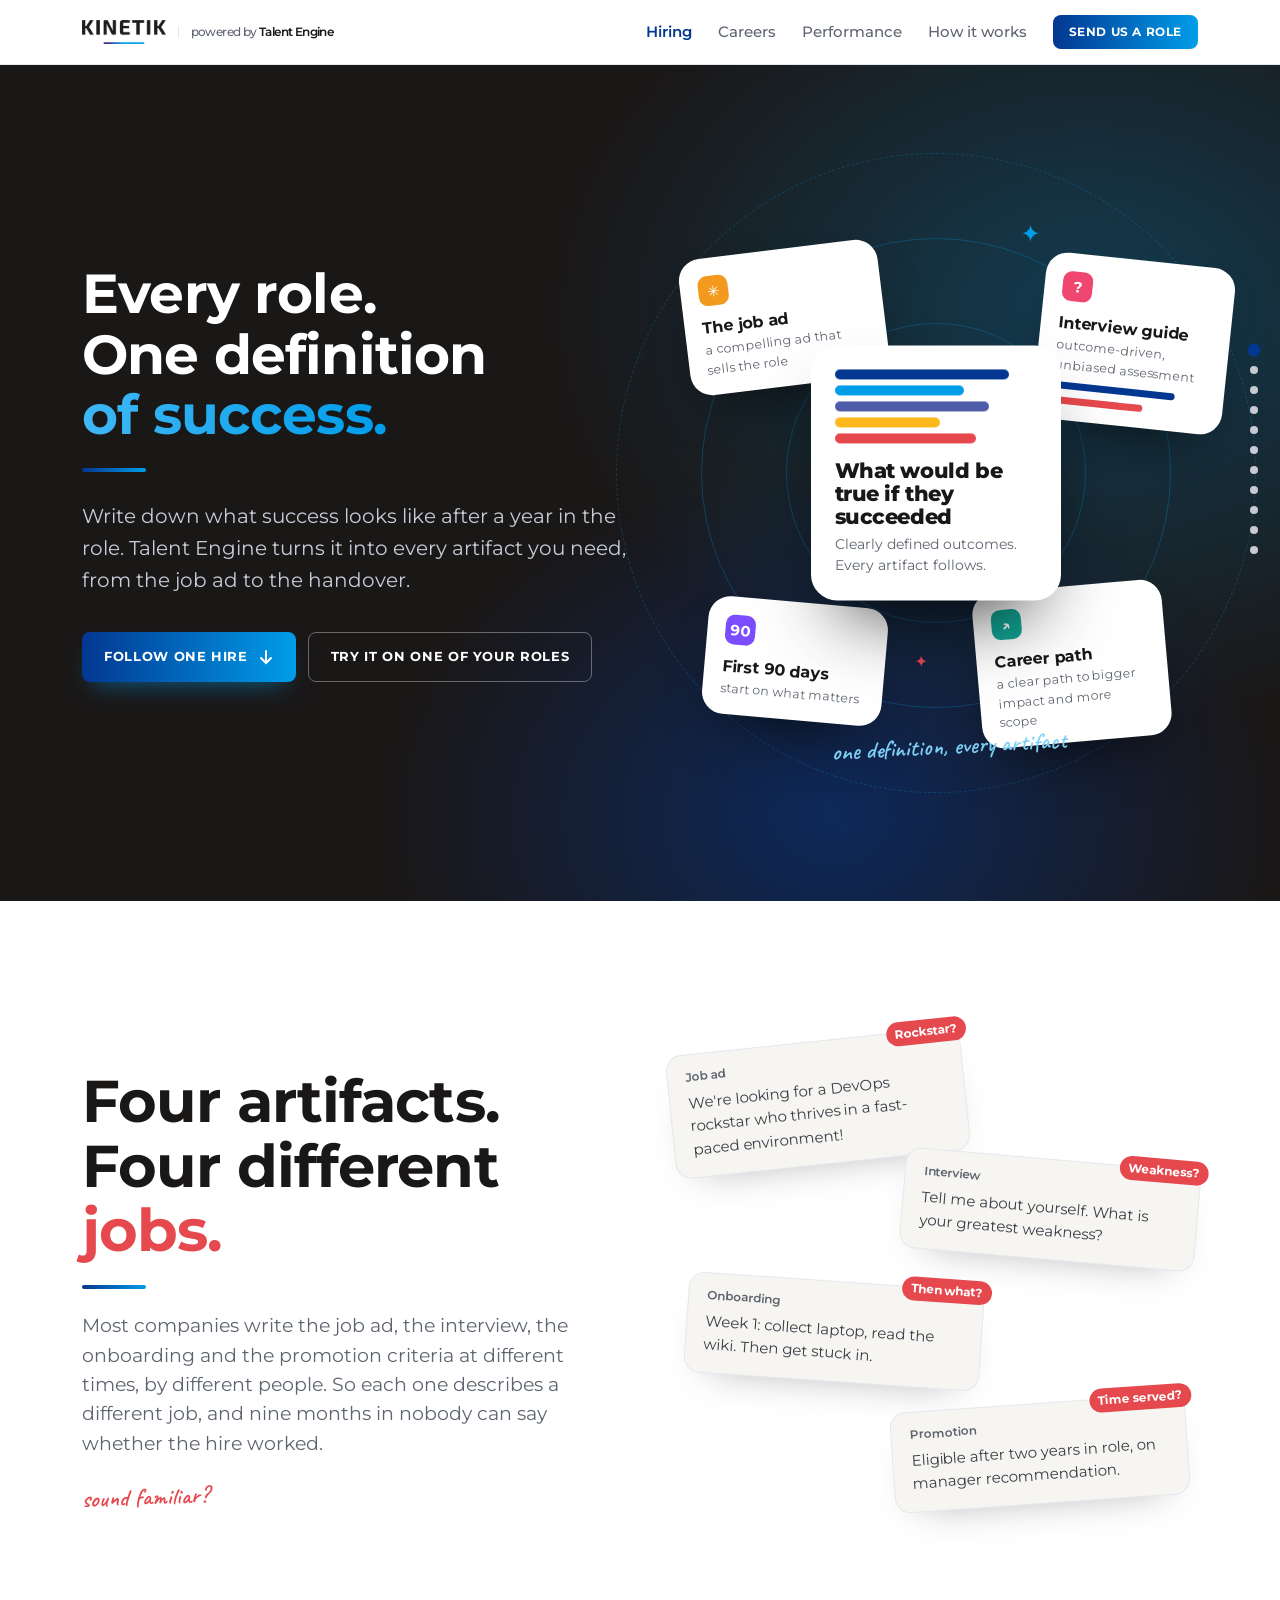
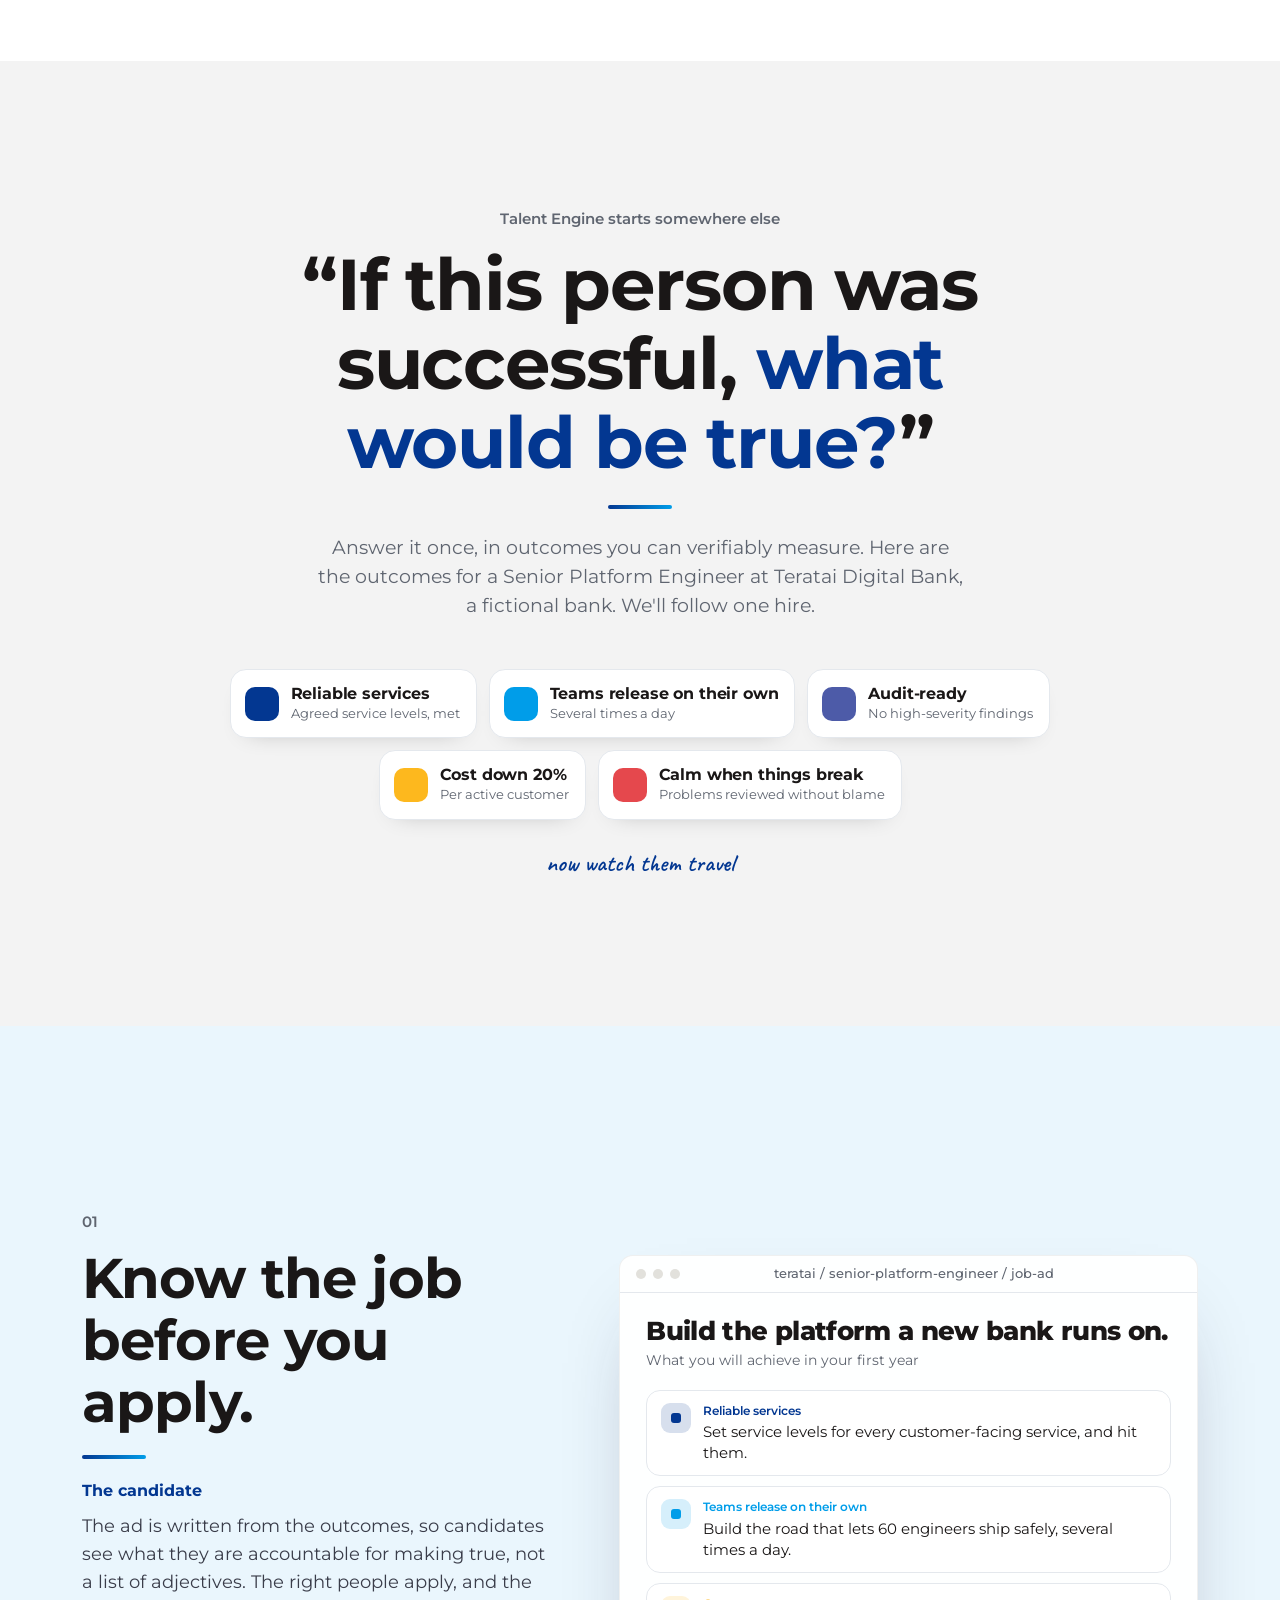
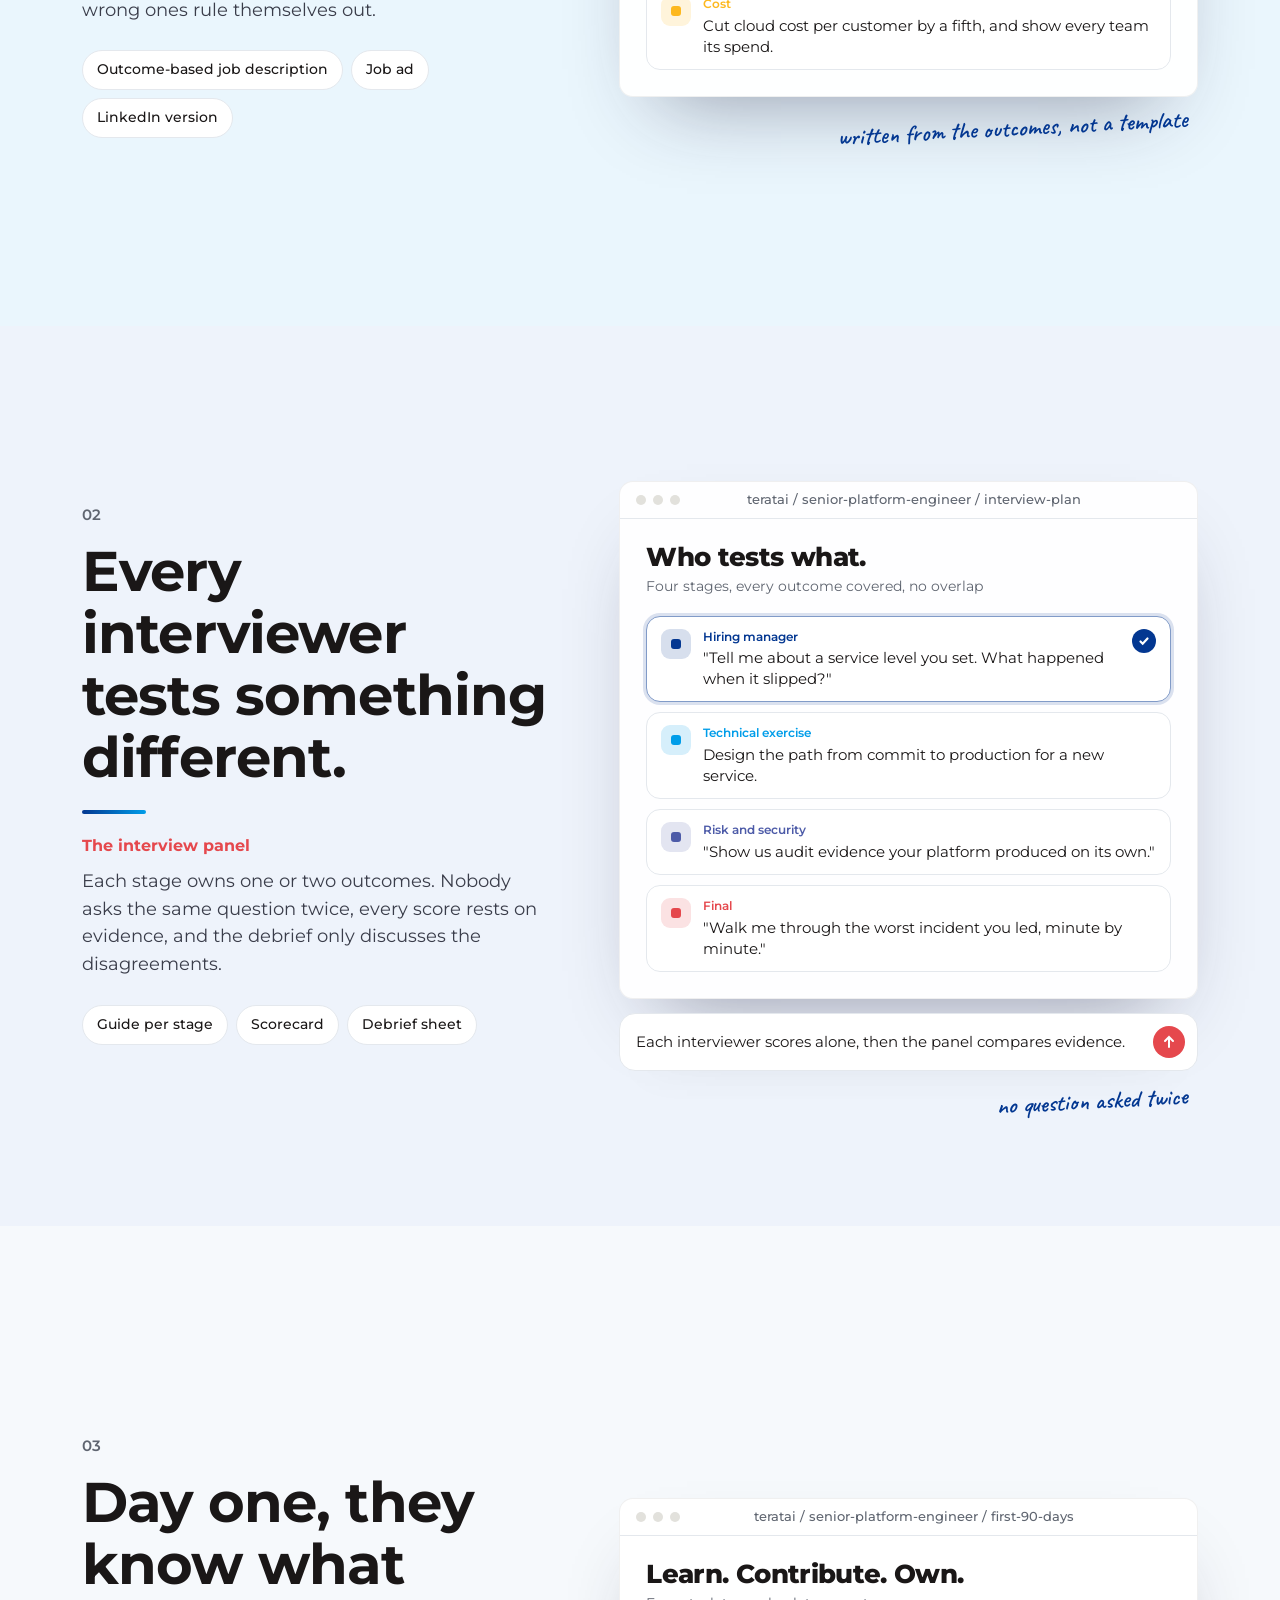
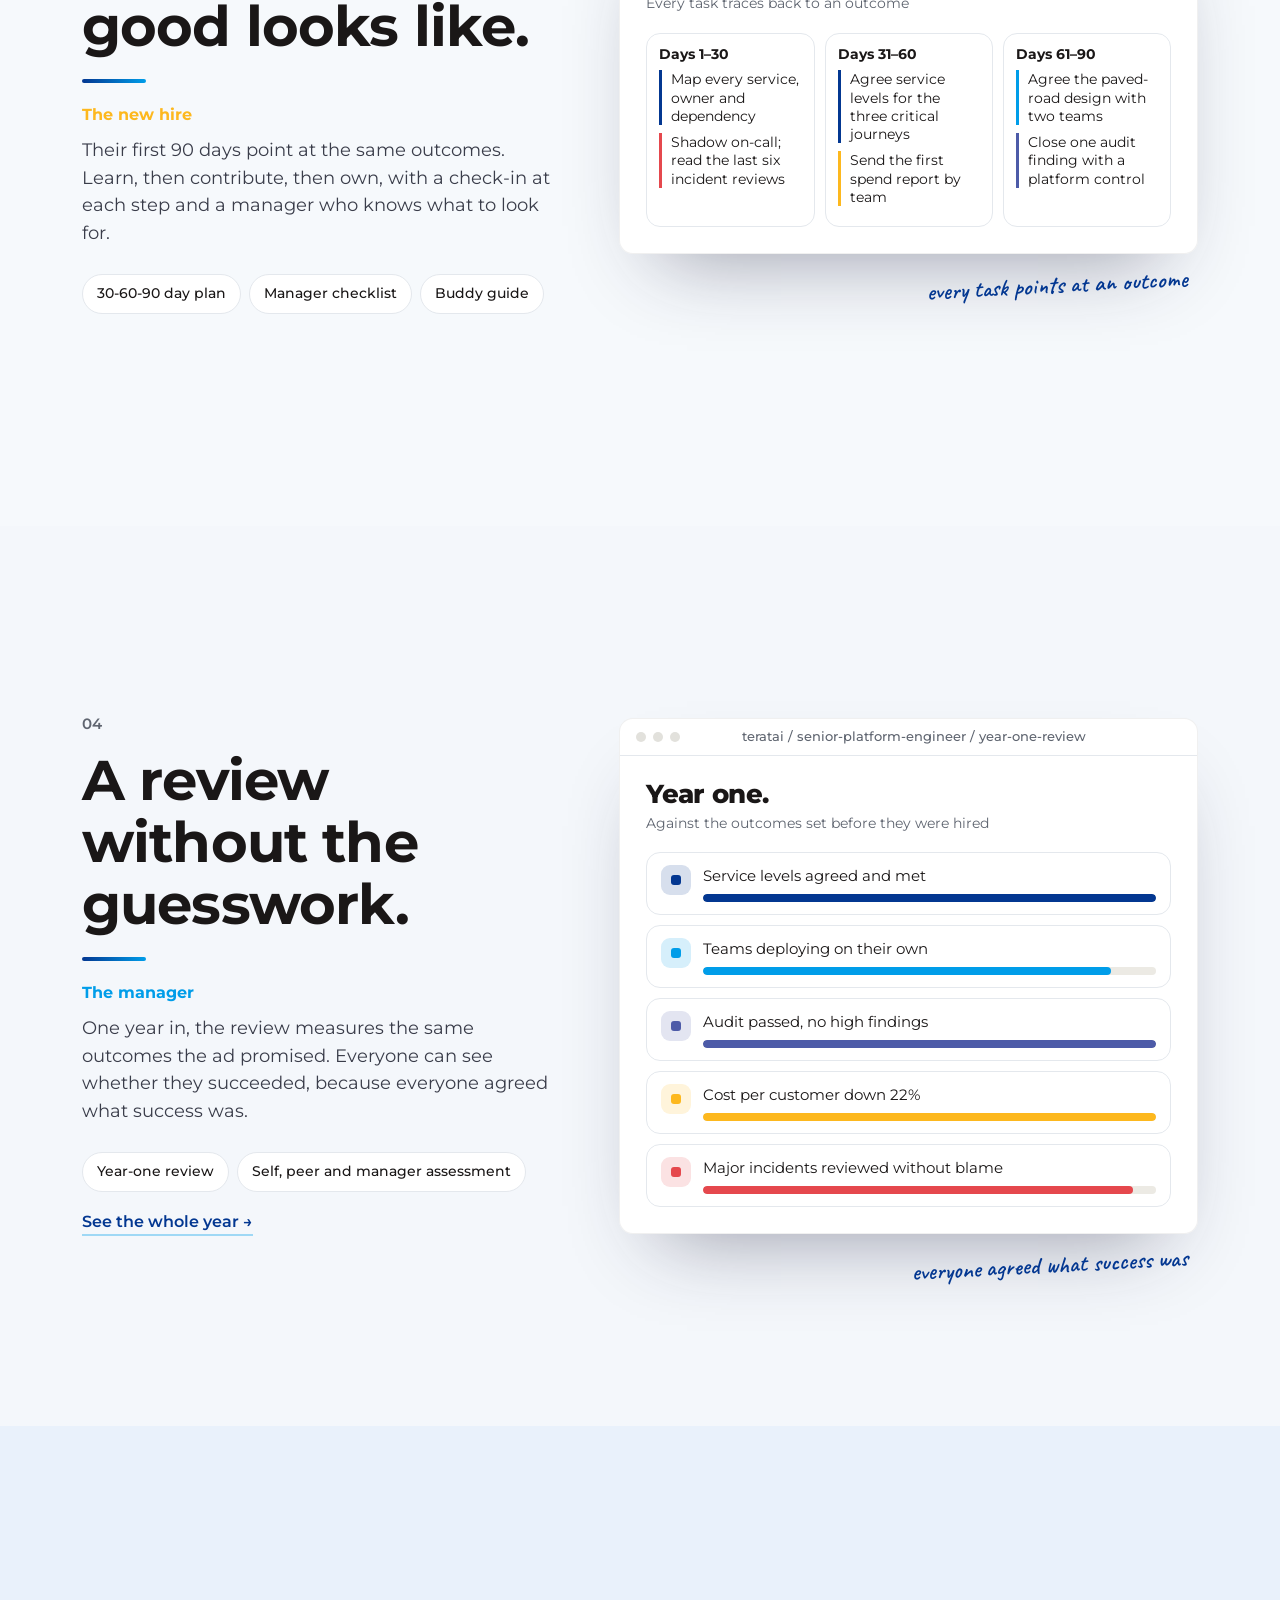
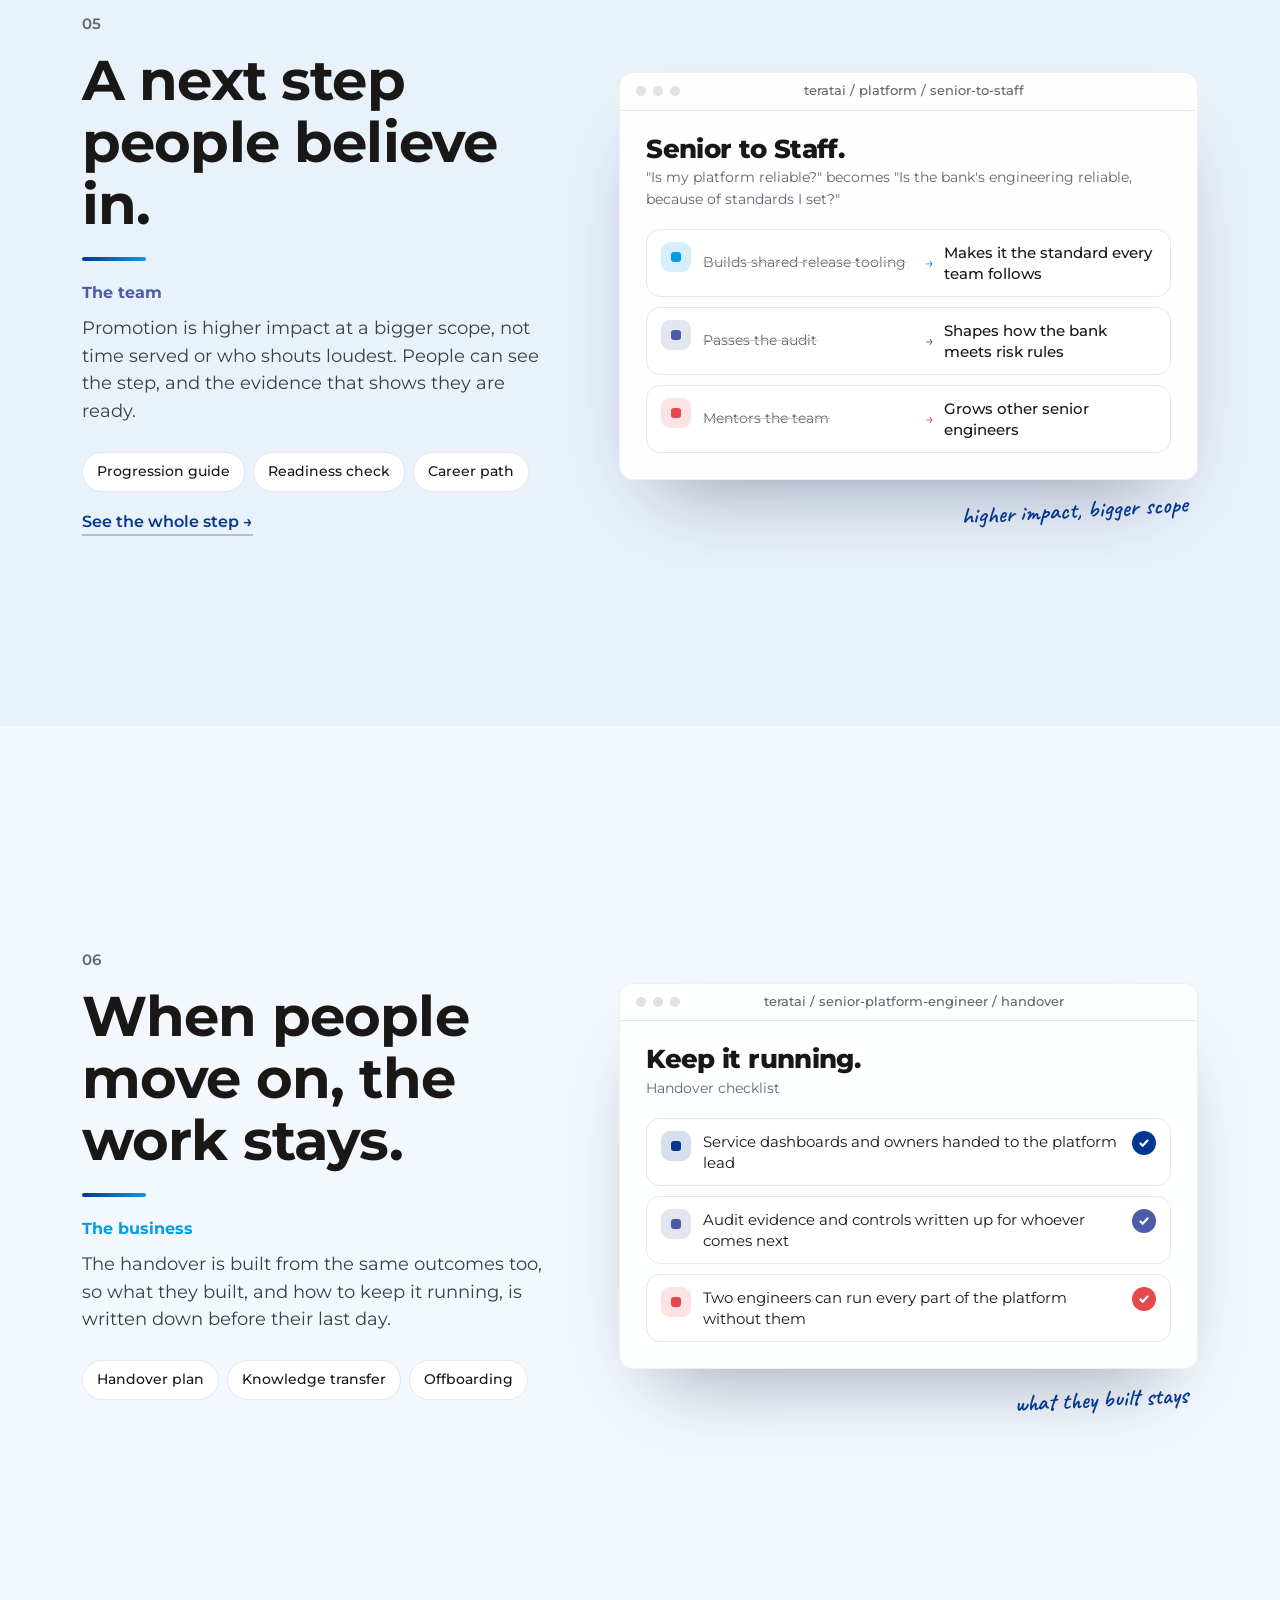
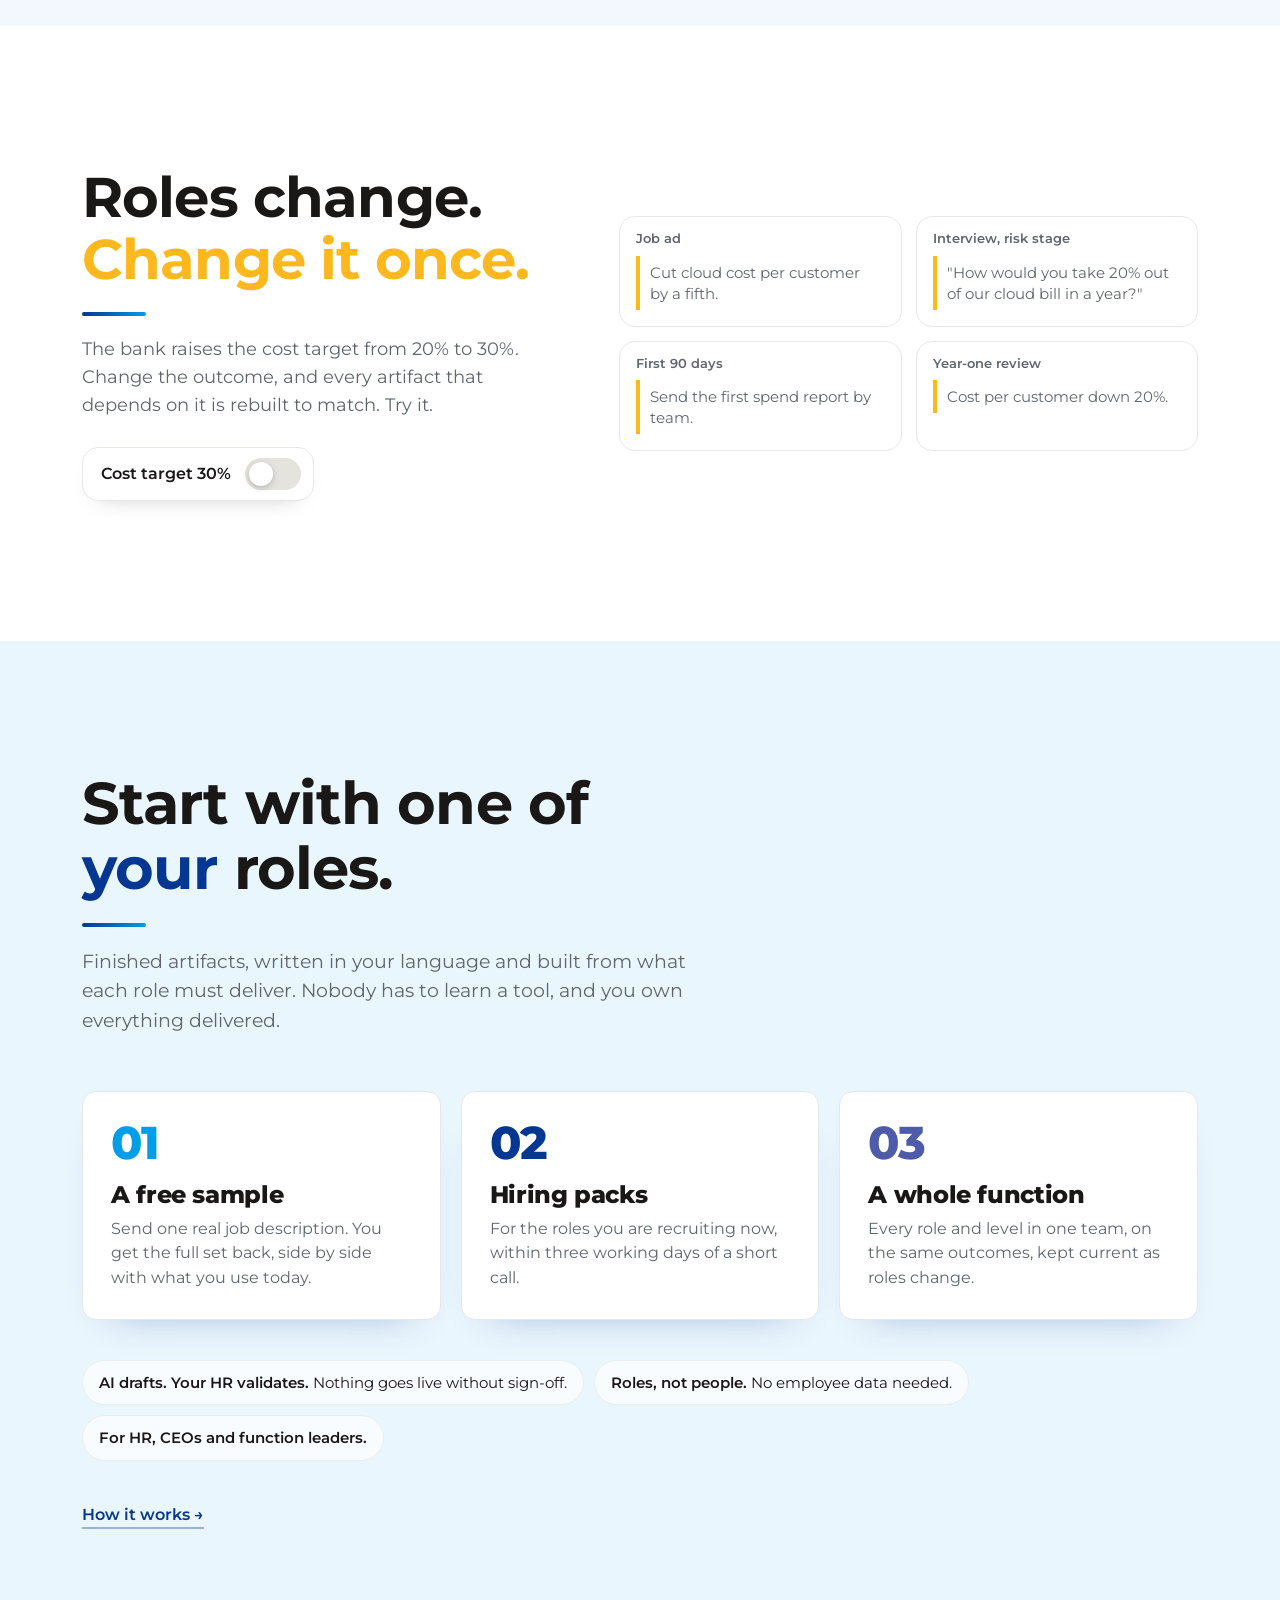
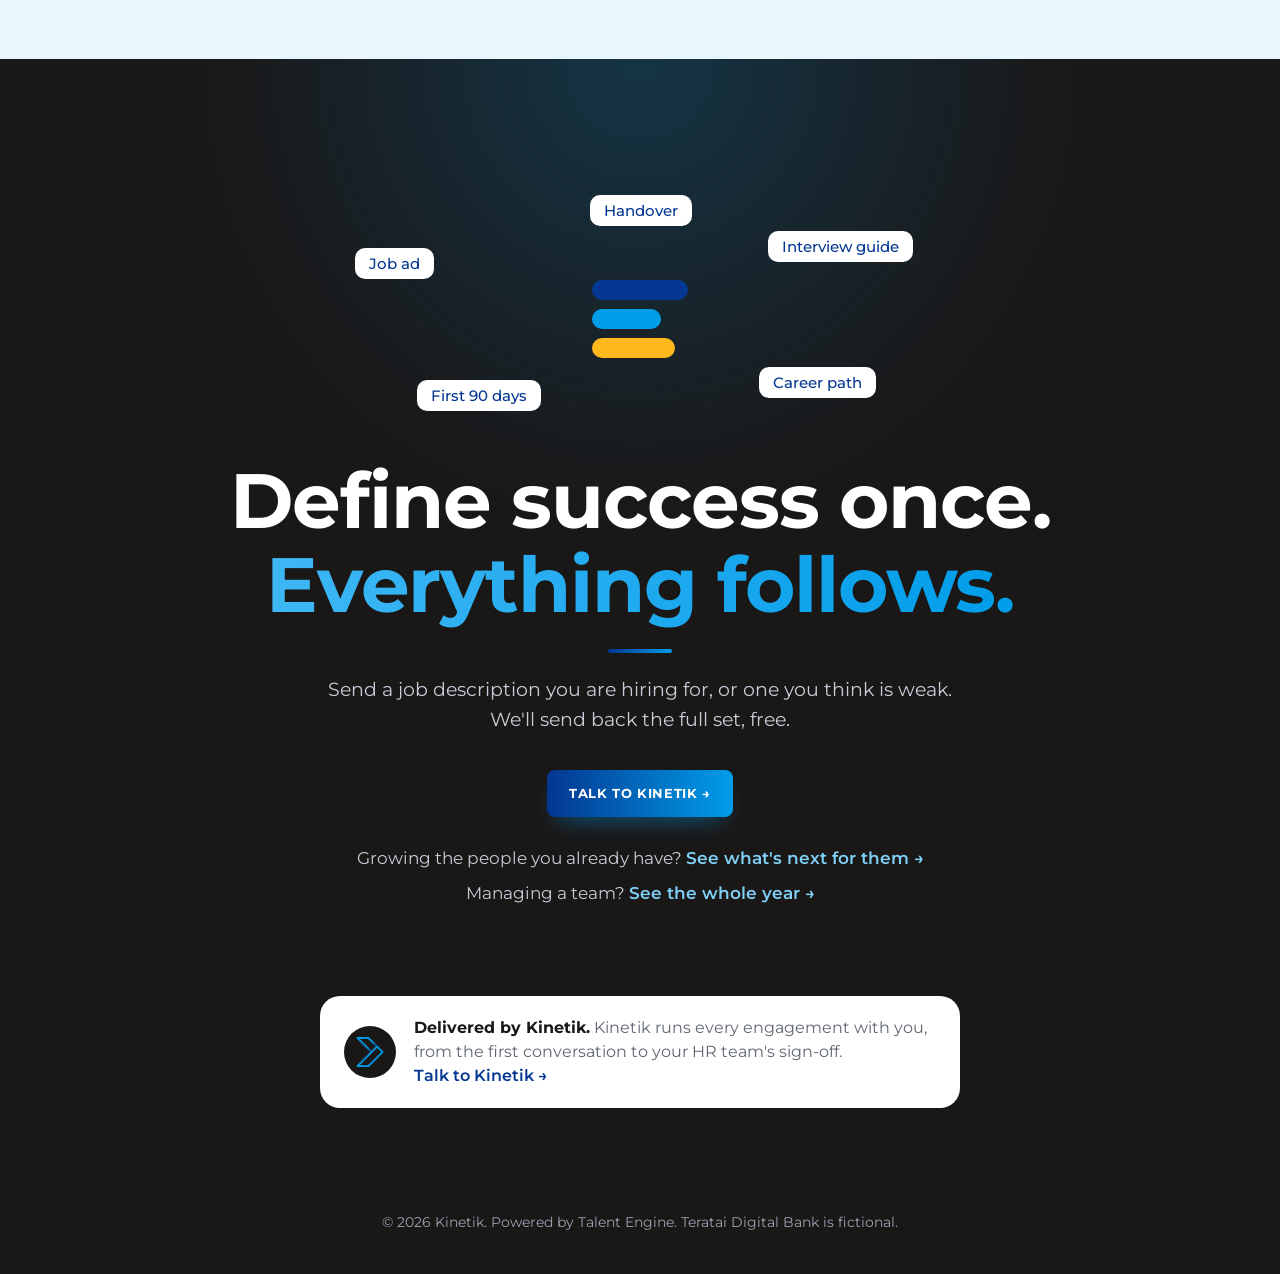
<file: index.html>
<!doctype html>
<html lang="en">
<head>
<meta charset="utf-8">
<meta name="viewport" content="width=device-width, initial-scale=1">
<title>Kinetik · Talent Engine</title>
<meta name="description" content="Write down what success looks like in a role once. Talent Engine builds the job ad, interview guides, onboarding plan, reviews, career path and handover from it.">
<meta property="og:title" content="Kinetik — every role, one definition of success">
<meta property="og:description" content="Write down what success looks like once. Every hiring and career artifact follows from it.">
<meta property="og:url" content="https://kinetik.talent-engine.app/">
<meta property="og:image" content="https://kinetik.talent-engine.app/kinetik-og-sm.png">
<meta property="og:image:width" content="200">
<meta property="og:image:height" content="200">
<meta property="og:site_name" content="Kinetik">
<meta property="og:type" content="website">
<link rel="icon" href="kinetik-icon.png">
<link rel="apple-touch-icon" href="kinetik-icon.png">
<link rel="preconnect" href="https://fonts.googleapis.com">
<link rel="preconnect" href="https://fonts.gstatic.com" crossorigin>
<link href="https://fonts.googleapis.com/css2?family=Inter+Tight:wght@700;800&family=Inter:wght@400;500;600&family=Caveat:wght@500;600&display=swap" rel="stylesheet">
<link href="https://fonts.googleapis.com/css2?family=Montserrat:wght@400;500;600;700&display=swap" rel="stylesheet">
<link rel="stylesheet" href="site.css">
<link rel="stylesheet" href="kinetik.css">
<meta name="robots" content="noindex">
</head>
<body>

<header class="bar">
  <div class="wrap">
    <a class="logo kt" href="index.html"><img class="wm" src="kinetik-wordmark.png" alt="Kinetik" height="24"><span class="pw">powered by <b>Talent Engine</b></span></a>
    <nav><a href="index.html" aria-current="page" class="here">Hiring</a><a href="careers.html">Careers</a><a href="performance.html">Performance</a><a href="how-it-works.html">How it works</a><a class="pill-btn" href="https://www.letsgokinetik.com/contact-us/">Send us a role</a></nav>
  </div>
</header>

<ul class="rail" id="rail" aria-label="Sections">
  <li><a href="#top"><span>Start</span></a></li>
  <li><a href="#problem"><span>The problem</span></a></li>
  <li><a href="#question"><span>The question</span></a></li>
  <li class="k1"><a href="#s1"><span>01 Job ad</span></a></li>
  <li class="k5"><a href="#s2"><span>02 Interview</span></a></li>
  <li class="k4"><a href="#s3"><span>03 First 90 days</span></a></li>
  <li class="k2"><a href="#s4"><span>04 Year one</span></a></li>
  <li class="k3"><a href="#s5"><span>05 Promotion</span></a></li>
  <li class="k2"><a href="#s6"><span>06 Handover</span></a></li>
  <li class="k4"><a href="#change"><span>Change once</span></a></li>
  <li><a href="#start"><span>How to start</span></a></li>
</ul>

<main>
<section class="hero" id="top">
  <div class="wrap">
    <div>
      <h1 class="h1-home">Every role.<br>One definition<br><span class="blue nw">of success.</span></h1>
      <p class="lines">Write down what success looks like after a year in the role. Talent Engine turns it into every artifact you need, from the job ad to the handover.</p>
      <div class="ctas">
        <a class="btn" href="#journey">Follow one hire <svg width="16" height="16" viewBox="0 0 16 16" fill="none" stroke="currentColor" stroke-width="2" stroke-linecap="round"><path d="M8 2v12M3 9l5 5 5-5"/></svg></a>
        <a class="btn ghost" href="#start">Try it on one of your roles</a>
      </div>
    </div>
    <div class="stage" aria-hidden="true">
      <div class="ring r3"></div><div class="ring r2"></div><div class="ring r1"></div>
      <div class="tile t1"><div class="ic" style="background:#f39a1e">✳</div><b>The job ad</b><small>a compelling ad that sells the role</small></div>
      <div class="tile t2"><div class="ic" style="background:#ef476f">?</div><b>Interview guide</b><small>outcome-driven, unbiased assessment</small><i class="k1" style="width:80%"></i><i class="k5" style="width:60%"></i></div>
      <div class="tile t3"><div class="ic" style="background:#7c4dff">90</div><b>First 90 days</b><small>start on what matters</small></div>
      <div class="tile t4"><div class="ic" style="background:#12a594">↗</div><b>Career path</b><small>a clear path to bigger impact and more scope</small></div>
      <div class="core">
        <div class="mark"><i class="k1"></i><i class="k2"></i><i class="k3"></i><i class="k4"></i><i class="k5"></i></div>
        <b>What would be true if they succeeded</b>
        <small>Clearly defined outcomes. Every artifact follows.</small>
      </div>
      <span class="spark" style="right:30%;top:4%">✦</span><span class="spark" style="left:46%;bottom:14%;color:var(--c5);font-size:16px">✦</span>
      <span class="note">one definition, every artifact</span>
    </div>
  </div>
</section>

<section class="problem" id="problem">
  <div class="wrap">
    <div>
      <h2>Four artifacts.<br>Four different <span style="color:var(--c5)">jobs.</span></h2>
      <p class="lead">Most companies write the job ad, the interview, the onboarding and the promotion criteria at different times, by different people. So each one describes a different job, and nine months in nobody can say whether the hire worked.</p>
      <span class="note">sound familiar?</span>
    </div>
    <div class="mess four reveal" aria-hidden="true">
      <div class="scrap s1"><span class="q">Rockstar?</span><b>Job ad</b><p>We're looking for a DevOps rockstar who thrives in a fast-paced environment!</p></div>
      <div class="scrap s2"><span class="q">Weakness?</span><b>Interview</b><p>Tell me about yourself. What is your greatest weakness?</p></div>
      <div class="scrap s3"><span class="q">Then what?</span><b>Onboarding</b><p>Week 1: collect laptop, read the wiki. Then get stuck in.</p></div>
      <div class="scrap s4"><span class="q">Time served?</span><b>Promotion</b><p>Eligible after two years in role, on manager recommendation.</p></div>
    </div>
  </div>
</section>

<section class="question" id="question">
  <div class="wrap">
    <p class="eyebrow">Talent Engine starts somewhere else</p>
    <h2>“If this person was successful, <span class="blue">what would be true?</span>”</h2>
    <p>Answer it once, in outcomes you can verifiably measure. Here are the outcomes for a Senior Platform Engineer at Teratai Digital Bank, a fictional bank. We'll follow one hire.</p>
    <ul class="outs reveal">
      <li class="out k1"><span class="dot"></span><span><b>Reliable services</b><small>Agreed service levels, met</small></span></li>
      <li class="out k2"><span class="dot"></span><span><b>Teams release on their own</b><small>Several times a day</small></span></li>
      <li class="out k3"><span class="dot"></span><span><b>Audit-ready</b><small>No high-severity findings</small></span></li>
      <li class="out k4"><span class="dot"></span><span><b>Cost down 20%</b><small>Per active customer</small></span></li>
      <li class="out k5"><span class="dot"></span><span><b>Calm when things break</b><small>Problems reviewed without blame</small></span></li>
    </ul>
    <span class="note">now watch them travel</span>
  </div>
</section>

<div id="journey">

<section class="step k1" id="s1" style="--pb:var(--p1)">
  <div class="wrap">
    <div>
      <div class="num">01</div>
      <h2>Know the job before you apply.</h2>
      <span class="who">The candidate</span>
      <p class="copy">The ad is written from the outcomes, so candidates see what they are accountable for making true, not a list of adjectives. The right people apply, and the wrong ones rule themselves out.</p>
      <ul class="tags"><li>Outcome-based job description</li><li>Job ad</li><li>LinkedIn version</li></ul>
    </div>
    <div class="mockcol">
      <div class="win">
        <div class="chrome"><i></i><i></i><i></i><span>teratai / senior-platform-engineer / job-ad</span></div>
        <div class="body">
          <h3>Build the platform a new bank runs on.</h3>
          <p class="sub">What you will achieve in your first year</p>
          <ul class="rows">
            <li class="row k1"><span class="tag"></span><span class="t"><small>Reliable services</small>Set service levels for every customer-facing service, and hit them.</span></li>
            <li class="row k2"><span class="tag"></span><span class="t"><small>Teams release on their own</small>Build the road that lets 60 engineers ship safely, several times a day.</span></li>
            <li class="row k4"><span class="tag"></span><span class="t"><small>Cost</small>Cut cloud cost per customer by <span class="was">a fifth</span><span class="alt">a third</span>, and show every team its spend.</span></li>
          </ul>
        </div>
      </div>
      <span class="note">written from the outcomes, not a template</span>
    </div>
  </div>
</section>

<section class="step k5" id="s2" style="--pb:var(--p3)">
  <div class="wrap">
    <div>
      <div class="num">02</div>
      <h2>Every interviewer tests something different.</h2>
      <span class="who">The interview panel</span>
      <p class="copy">Each stage owns one or two outcomes. Nobody asks the same question twice, every score rests on evidence, and the debrief only discusses the disagreements.</p>
      <ul class="tags"><li>Guide per stage</li><li>Scorecard</li><li>Debrief sheet</li></ul>
    </div>
    <div class="mockcol">
      <div class="win">
        <div class="chrome"><i></i><i></i><i></i><span>teratai / senior-platform-engineer / interview-plan</span></div>
        <div class="body">
          <h3>Who tests what.</h3>
          <p class="sub">Four stages, every outcome covered, no overlap</p>
          <ul class="rows">
            <li class="row k1 sel"><span class="tag"></span><span class="t"><small>Hiring manager</small>"Tell me about a service level you set. What happened when it slipped?"</span><span class="ok"><svg width="12" height="12" viewBox="0 0 12 12" fill="none" stroke="#fff" stroke-width="2.2" stroke-linecap="round"><path d="M2.5 6.5l2.2 2.2L9.5 3.5"/></svg></span></li>
            <li class="row k2"><span class="tag"></span><span class="t"><small>Technical exercise</small>Design the path from commit to production for a new service.</span></li>
            <li class="row k3"><span class="tag"></span><span class="t"><small>Risk and security</small>"Show us audit evidence your platform produced on its own."</span></li>
            <li class="row k5"><span class="tag"></span><span class="t"><small>Final</small>"Walk me through the worst incident you led, minute by minute."</span></li>
          </ul>
        </div>
      </div>
      <div class="prompt k5"><span>Each interviewer scores alone, then the panel compares evidence.</span><span class="send"><svg width="14" height="14" viewBox="0 0 14 14" fill="none" stroke="#fff" stroke-width="2" stroke-linecap="round"><path d="M7 12V2M3 6l4-4 4 4"/></svg></span></div>
      <span class="note">no question asked twice</span>
    </div>
  </div>
</section>

<section class="step k4" id="s3" style="--pb:var(--p4)">
  <div class="wrap">
    <div>
      <div class="num">03</div>
      <h2>Day one, they know what good looks like.</h2>
      <span class="who">The new hire</span>
      <p class="copy">Their first 90 days point at the same outcomes. Learn, then contribute, then own, with a check-in at each step and a manager who knows what to look for.</p>
      <ul class="tags"><li>30-60-90 day plan</li><li>Manager checklist</li><li>Buddy guide</li></ul>
    </div>
    <div class="mockcol">
      <div class="win">
        <div class="chrome"><i></i><i></i><i></i><span>teratai / senior-platform-engineer / first-90-days</span></div>
        <div class="body">
          <h3>Learn. Contribute. Own.</h3>
          <p class="sub">Every task traces back to an outcome</p>
          <div class="cols">
            <div class="col"><b>Days 1–30</b><p class="k1">Map every service, owner and dependency</p><p class="k5">Shadow on-call; read the last six incident reviews</p></div>
            <div class="col"><b>Days 31–60</b><p class="k1">Agree service levels for the three critical journeys</p><p class="k4">Send the first spend report by team<span class="alt">, against the 30% target</span></p></div>
            <div class="col"><b>Days 61–90</b><p class="k2">Agree the paved-road design with two teams</p><p class="k3">Close one audit finding with a platform control</p></div>
          </div>
        </div>
      </div>
      <span class="note">every task points at an outcome</span>
    </div>
  </div>
</section>

<section class="step k2" id="s4" style="--pb:var(--p2)">
  <div class="wrap">
    <div>
      <div class="num">04</div>
      <h2>A review without the guesswork.</h2>
      <span class="who">The manager</span>
      <p class="copy">One year in, the review measures the same outcomes the ad promised. Everyone can see whether they succeeded, because everyone agreed what success was.</p>
      <ul class="tags"><li>Year-one review</li><li>Self, peer and manager assessment</li></ul>
      <a class="more" href="performance.html">See the whole year →</a>
    </div>
    <div class="mockcol">
      <div class="win">
        <div class="chrome"><i></i><i></i><i></i><span>teratai / senior-platform-engineer / year-one-review</span></div>
        <div class="body">
          <h3>Year one.</h3>
          <p class="sub">Against the outcomes set before they were hired</p>
          <ul class="rows">
            <li class="row k1"><span class="tag"></span><span class="t">Service levels agreed and met<div class="bar2"><i style="--w:100%"></i></div></span></li>
            <li class="row k2"><span class="tag"></span><span class="t">Teams deploying on their own<div class="bar2"><i style="--w:90%"></i></div></span></li>
            <li class="row k3"><span class="tag"></span><span class="t">Audit passed, no high findings<div class="bar2"><i style="--w:100%"></i></div></span></li>
            <li class="row k4"><span class="tag"></span><span class="t">Cost per customer down 22%<span class="alt"> (new target 30%)</span><div class="bar2"><i style="--w:100%"></i></div></span></li>
            <li class="row k5"><span class="tag"></span><span class="t">Major incidents reviewed without blame<div class="bar2"><i style="--w:95%"></i></div></span></li>
          </ul>
        </div>
      </div>
      <span class="note">everyone agreed what success was</span>
    </div>
  </div>
</section>

<section class="step k3" id="s5" style="--pb:var(--p5)">
  <div class="wrap">
    <div>
      <div class="num">05</div>
      <h2>A next step people believe in.</h2>
      <span class="who">The team</span>
      <p class="copy">Promotion is higher impact at a bigger scope, not time served or who shouts loudest. People can see the step, and the evidence that shows they are ready.</p>
      <ul class="tags"><li>Progression guide</li><li>Readiness check</li><li>Career path</li></ul>
      <a class="more" href="careers.html">See the whole step →</a>
    </div>
    <div class="mockcol">
      <div class="win">
        <div class="chrome"><i></i><i></i><i></i><span>teratai / platform / senior-to-staff</span></div>
        <div class="body">
          <h3>Senior to Staff.</h3>
          <p class="sub">"Is my platform reliable?" becomes "Is the bank's engineering reliable, because of standards I set?"</p>
          <ul class="rows">
            <li class="row k2"><span class="tag"></span><span class="t vs"><span class="from">Builds shared release tooling</span><span class="arrow">→</span><span class="to">Makes it the standard every team follows</span></span></li>
            <li class="row k3"><span class="tag"></span><span class="t vs"><span class="from">Passes the audit</span><span class="arrow">→</span><span class="to">Shapes how the bank meets risk rules</span></span></li>
            <li class="row k5"><span class="tag"></span><span class="t vs"><span class="from">Mentors the team</span><span class="arrow">→</span><span class="to">Grows other senior engineers</span></span></li>
          </ul>
        </div>
      </div>
      <span class="note">higher impact, bigger scope</span>
    </div>
  </div>
</section>

<section class="step k2" id="s6" style="--pb:var(--p6)">
  <div class="wrap">
    <div>
      <div class="num">06</div>
      <h2>When people move on, the work stays.</h2>
      <span class="who">The business</span>
      <p class="copy">The handover is built from the same outcomes too, so what they built, and how to keep it running, is written down before their last day.</p>
      <ul class="tags"><li>Handover plan</li><li>Knowledge transfer</li><li>Offboarding</li></ul>
    </div>
    <div class="mockcol">
      <div class="win">
        <div class="chrome"><i></i><i></i><i></i><span>teratai / senior-platform-engineer / handover</span></div>
        <div class="body">
          <h3>Keep it running.</h3>
          <p class="sub">Handover checklist</p>
          <ul class="rows">
            <li class="row k1"><span class="tag"></span><span class="t">Service dashboards and owners handed to the platform lead</span><span class="ok"><svg width="12" height="12" viewBox="0 0 12 12" fill="none" stroke="#fff" stroke-width="2.2" stroke-linecap="round"><path d="M2.5 6.5l2.2 2.2L9.5 3.5"/></svg></span></li>
            <li class="row k3"><span class="tag"></span><span class="t">Audit evidence and controls written up for whoever comes next</span><span class="ok"><svg width="12" height="12" viewBox="0 0 12 12" fill="none" stroke="#fff" stroke-width="2.2" stroke-linecap="round"><path d="M2.5 6.5l2.2 2.2L9.5 3.5"/></svg></span></li>
            <li class="row k5"><span class="tag"></span><span class="t">Two engineers can run every part of the platform without them</span><span class="ok"><svg width="12" height="12" viewBox="0 0 12 12" fill="none" stroke="#fff" stroke-width="2.2" stroke-linecap="round"><path d="M2.5 6.5l2.2 2.2L9.5 3.5"/></svg></span></li>
          </ul>
        </div>
      </div>
      <span class="note">what they built stays</span>
    </div>
  </div>
</section>
</div>

<section class="change" id="change">
  <div class="wrap">
    <div>
      <h2>Roles change. <span style="color:var(--c4)">Change it once.</span></h2>
      <p>The bank raises the cost target from 20% to 30%. Change the outcome, and every artifact that depends on it is rebuilt to match. Try it.</p>
      <button class="switch" type="button" id="switch" aria-pressed="false">Cost target 30% <span class="knob"></span></button>
    </div>
    <div class="minis" aria-live="polite">
      <div class="mini"><b>Job ad</b><p>Cut cloud cost per customer by <span class="was">a fifth</span><span class="alt">a third</span>.</p></div>
      <div class="mini"><b>Interview, risk stage</b><p>"How would you take <span class="was">20%</span><span class="alt">30%</span> out of our cloud bill in a year?"</p></div>
      <div class="mini"><b>First 90 days</b><p>Send the first spend report by team<span class="alt">, against the 30% target</span>.</p></div>
      <div class="mini"><b>Year-one review</b><p>Cost per customer down <span class="was">20%</span><span class="alt">30%</span>.</p></div>
    </div>
  </div>
</section>

<section class="offer" id="start">
  <div class="wrap">
    <h2>Start with one of <span class="blue">your</span> roles.</h2>
    <p class="lead">Finished artifacts, written in your language and built from what each role must deliver. Nobody has to learn a tool, and you own everything delivered.</p>
    <ol class="steps3">
      <li class="k2"><div class="n">01</div><h3>A free sample</h3><p>Send one real job description. You get the full set back, side by side with what you use today.</p></li>
      <li class="k1"><div class="n">02</div><h3>Hiring packs</h3><p>For the roles you are recruiting now, within three working days of a short call.</p></li>
      <li class="k3"><div class="n">03</div><h3>A whole function</h3><p>Every role and level in one team, on the same outcomes, kept current as roles change.</p></li>
    </ol>
    <ul class="promise">
      <li><b>AI drafts. Your HR validates.</b> Nothing goes live without sign-off.</li>
      <li><b>Roles, not people.</b> No employee data needed.</li>
      <li><b>For HR, CEOs and function leaders.</b></li>
    </ul>
    <a class="more k1" href="how-it-works.html">How it works →</a>
  </div>
</section>

<section class="close">
  <div class="wrap">
    <div class="cloud" aria-hidden="true">
      <span class="chipf f1">Job ad</span><span class="chipf f2">Interview guide</span><span class="chipf f3">First 90 days</span><span class="chipf f4">Career path</span><span class="chipf f5">Handover</span>
      <div class="logo-big"><i class="k1" style="width:100%"></i><i class="k2" style="width:72%"></i><i class="k4" style="width:86%"></i></div>
    </div>
    <h2>Define success once.<br><span class="blue">Everything follows.</span></h2>
    <p>Send a job description you are hiring for, or one you think is weak. We'll send back the full set, free.</p>
    <div class="ctas"><a class="btn" href="https://www.letsgokinetik.com/contact-us/">Talk to Kinetik →</a></div>
    <p class="cross">Growing the people you already have? <a href="careers.html">See what's next for them →</a></p>
    <p class="cross" style="margin-top:8px!important">Managing a team? <a href="performance.html">See the whole year →</a></p>
    <div class="byline kt-close"><span class="av" aria-hidden="true"><img src="kinetik-logo.png" alt=""></span><p><b>Delivered by Kinetik.</b> Kinetik runs every engagement with you, from the first conversation to your HR team's sign-off. <a href="https://www.letsgokinetik.com/contact-us/">Talk to Kinetik →</a></p></div>
  </div>
</section>
</main>
<footer>© 2026 Kinetik. Powered by Talent Engine. Teratai Digital Bank is fictional.</footer>

<script src="site.js"></script>
</body>
</html>
</file>
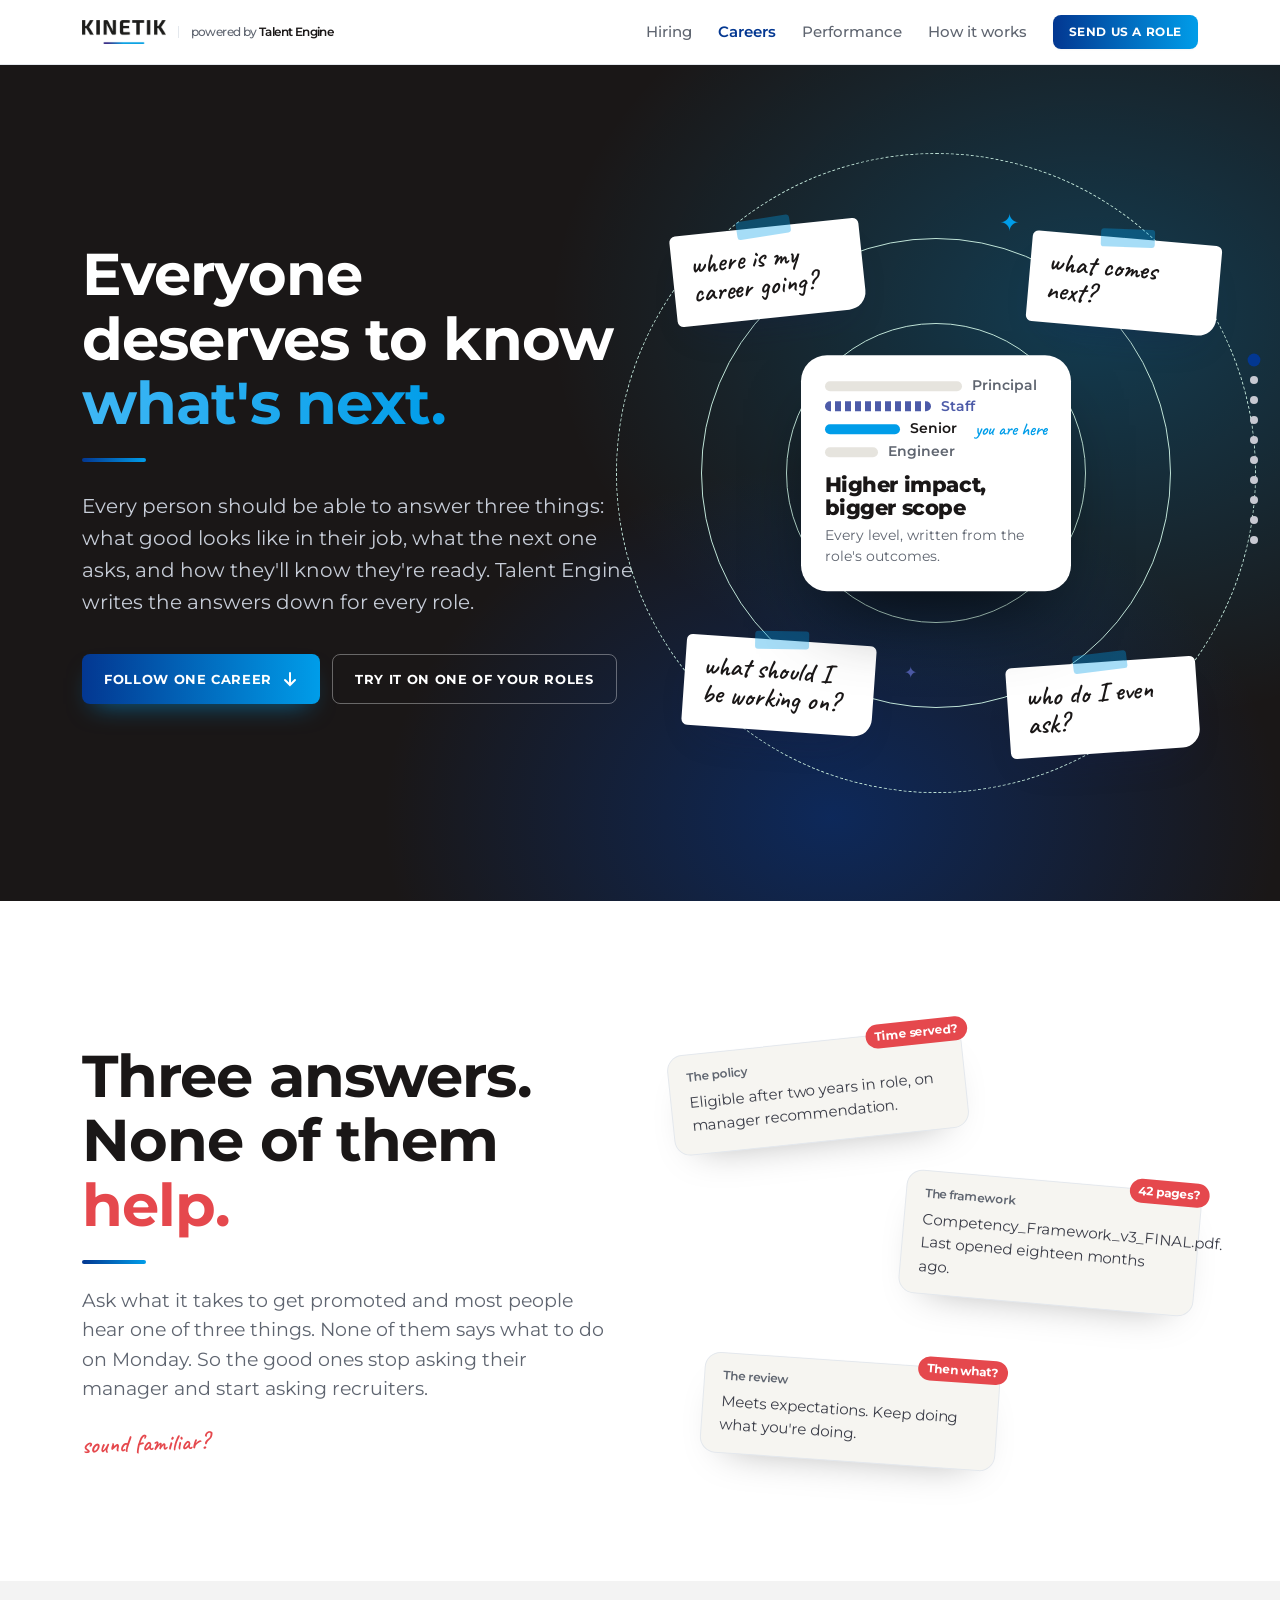
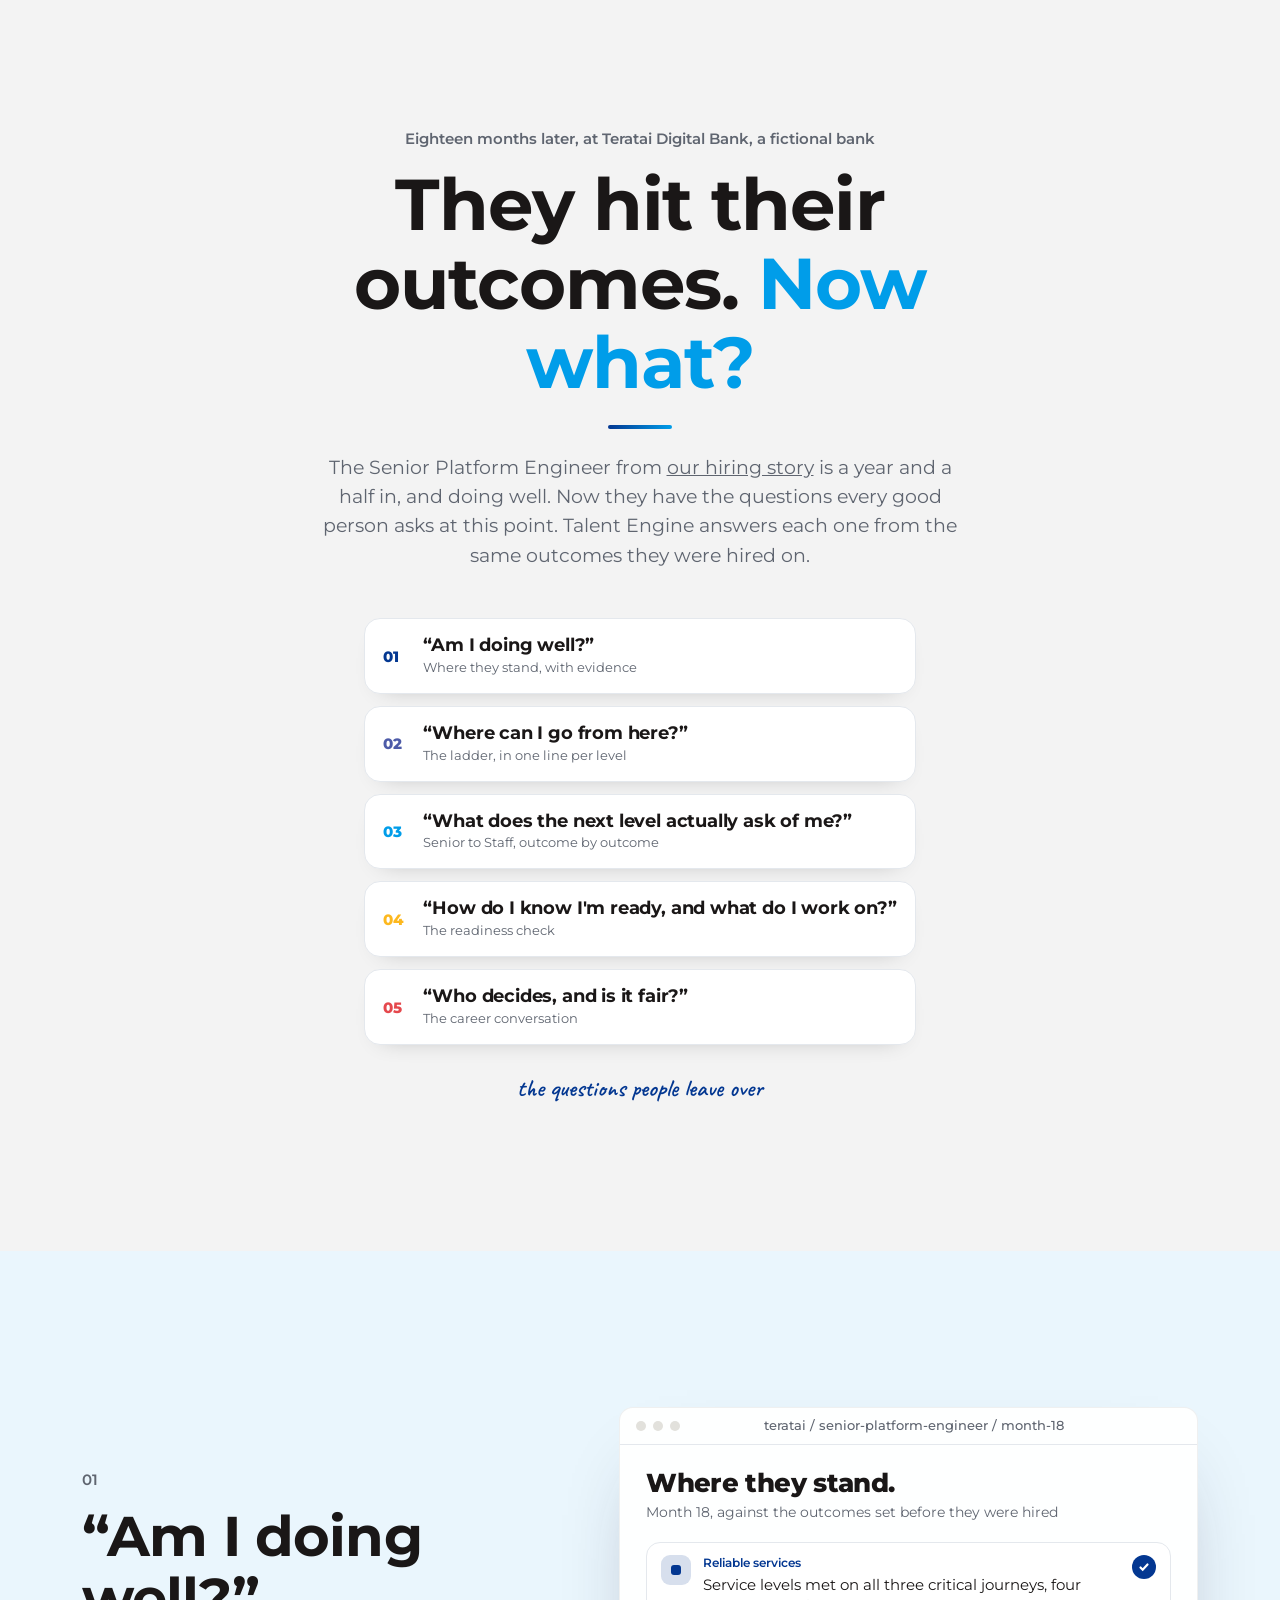
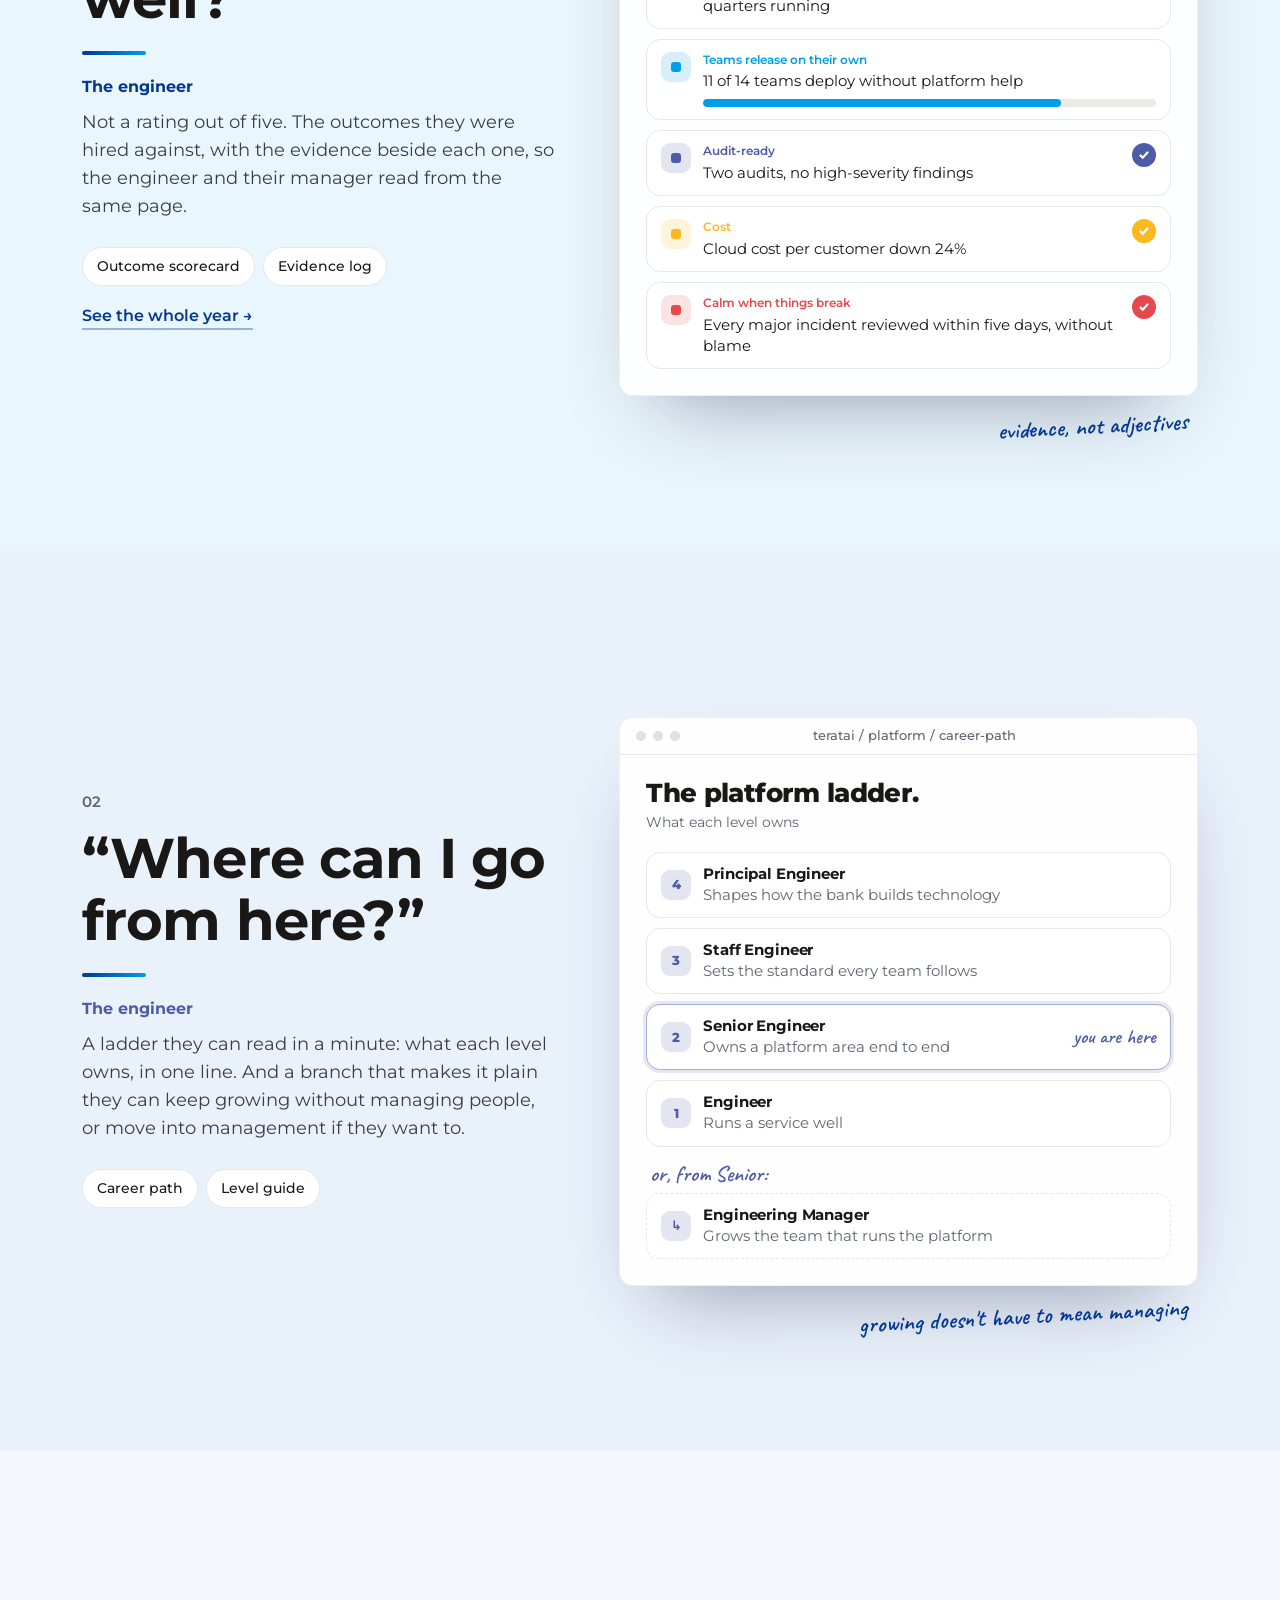
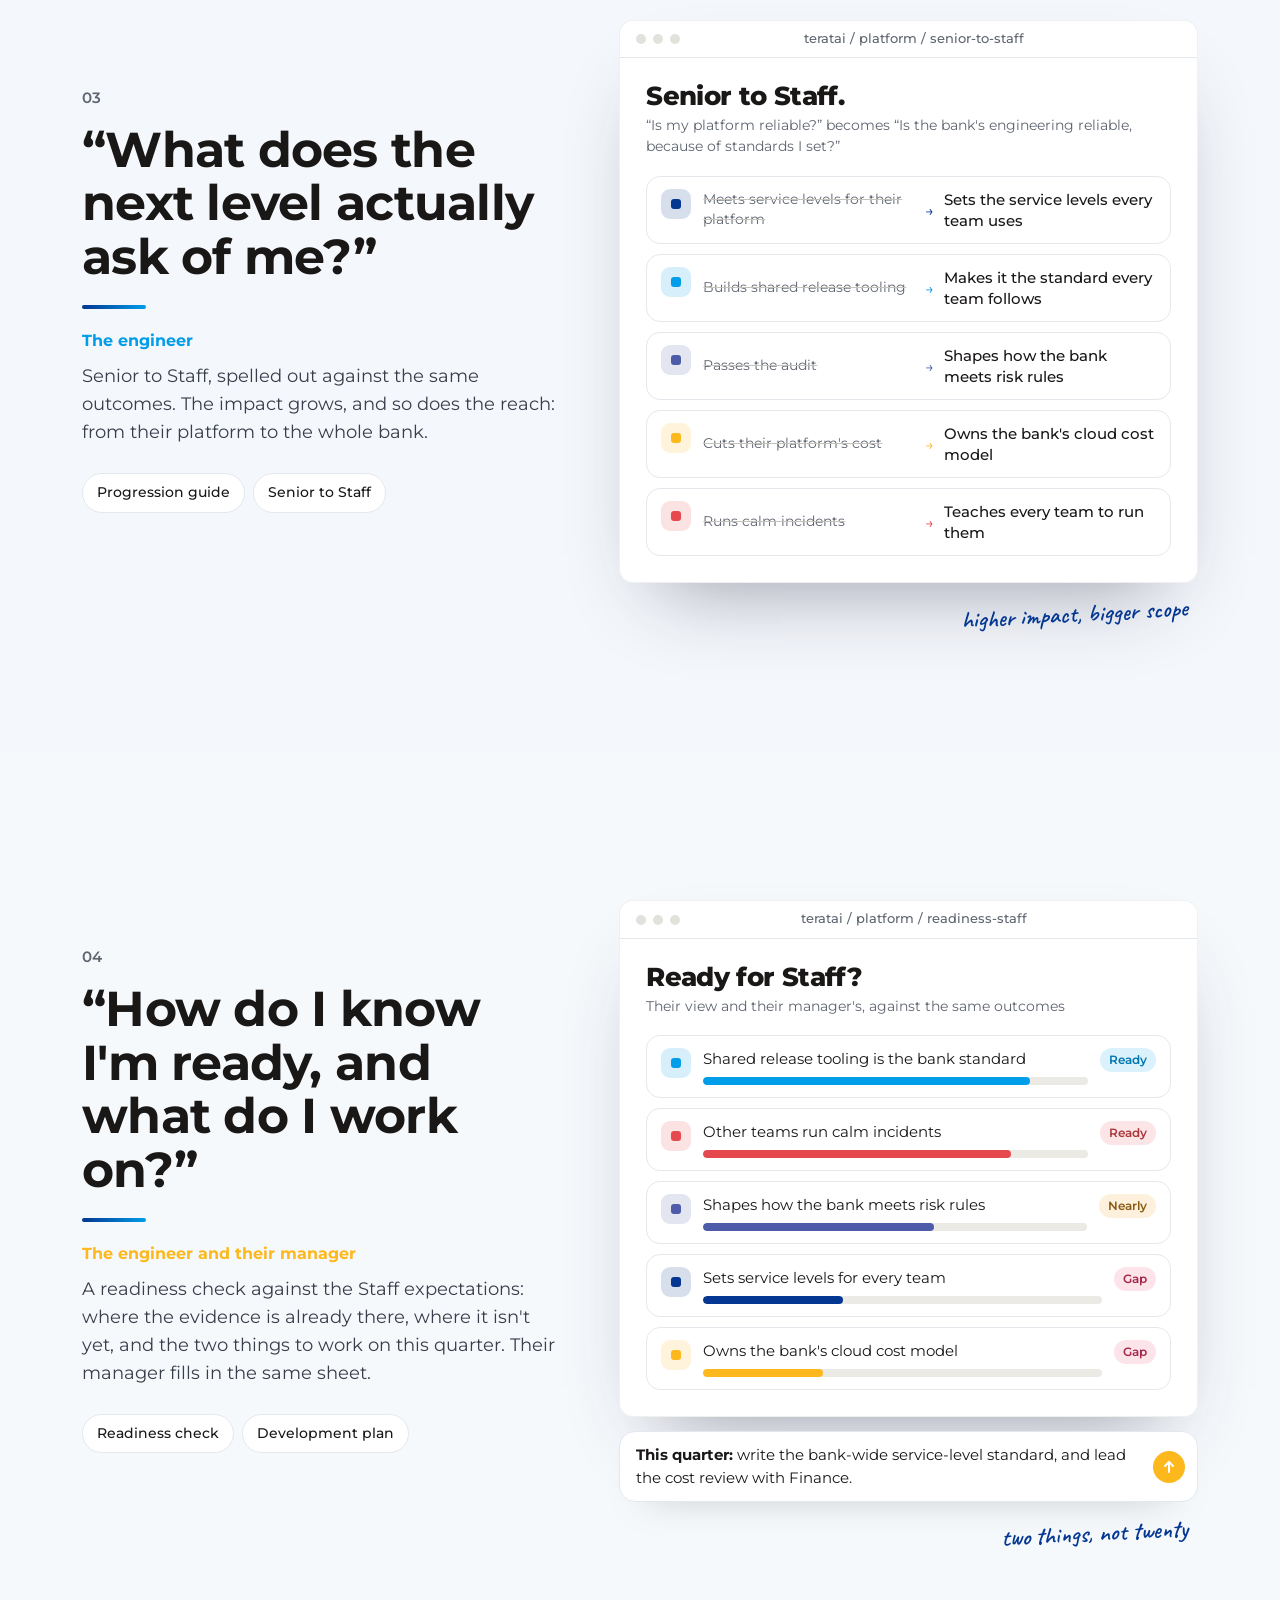
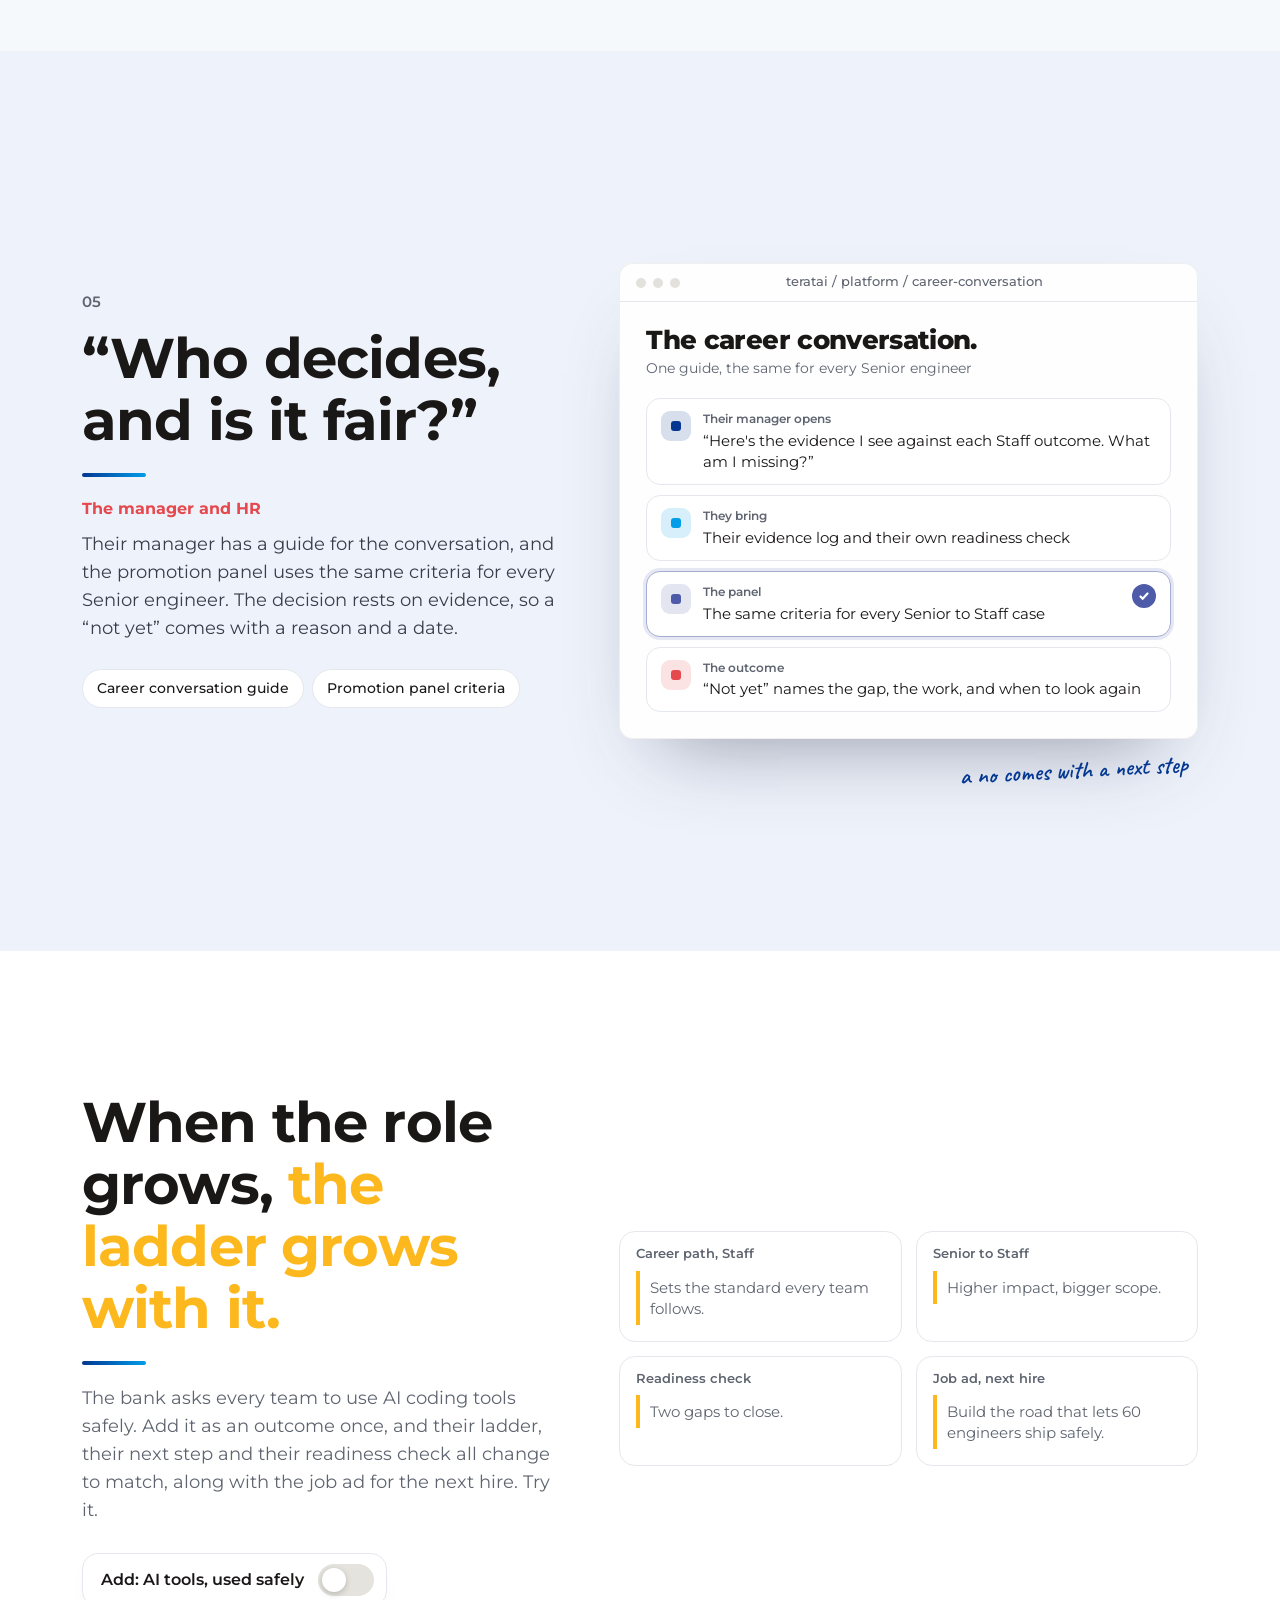
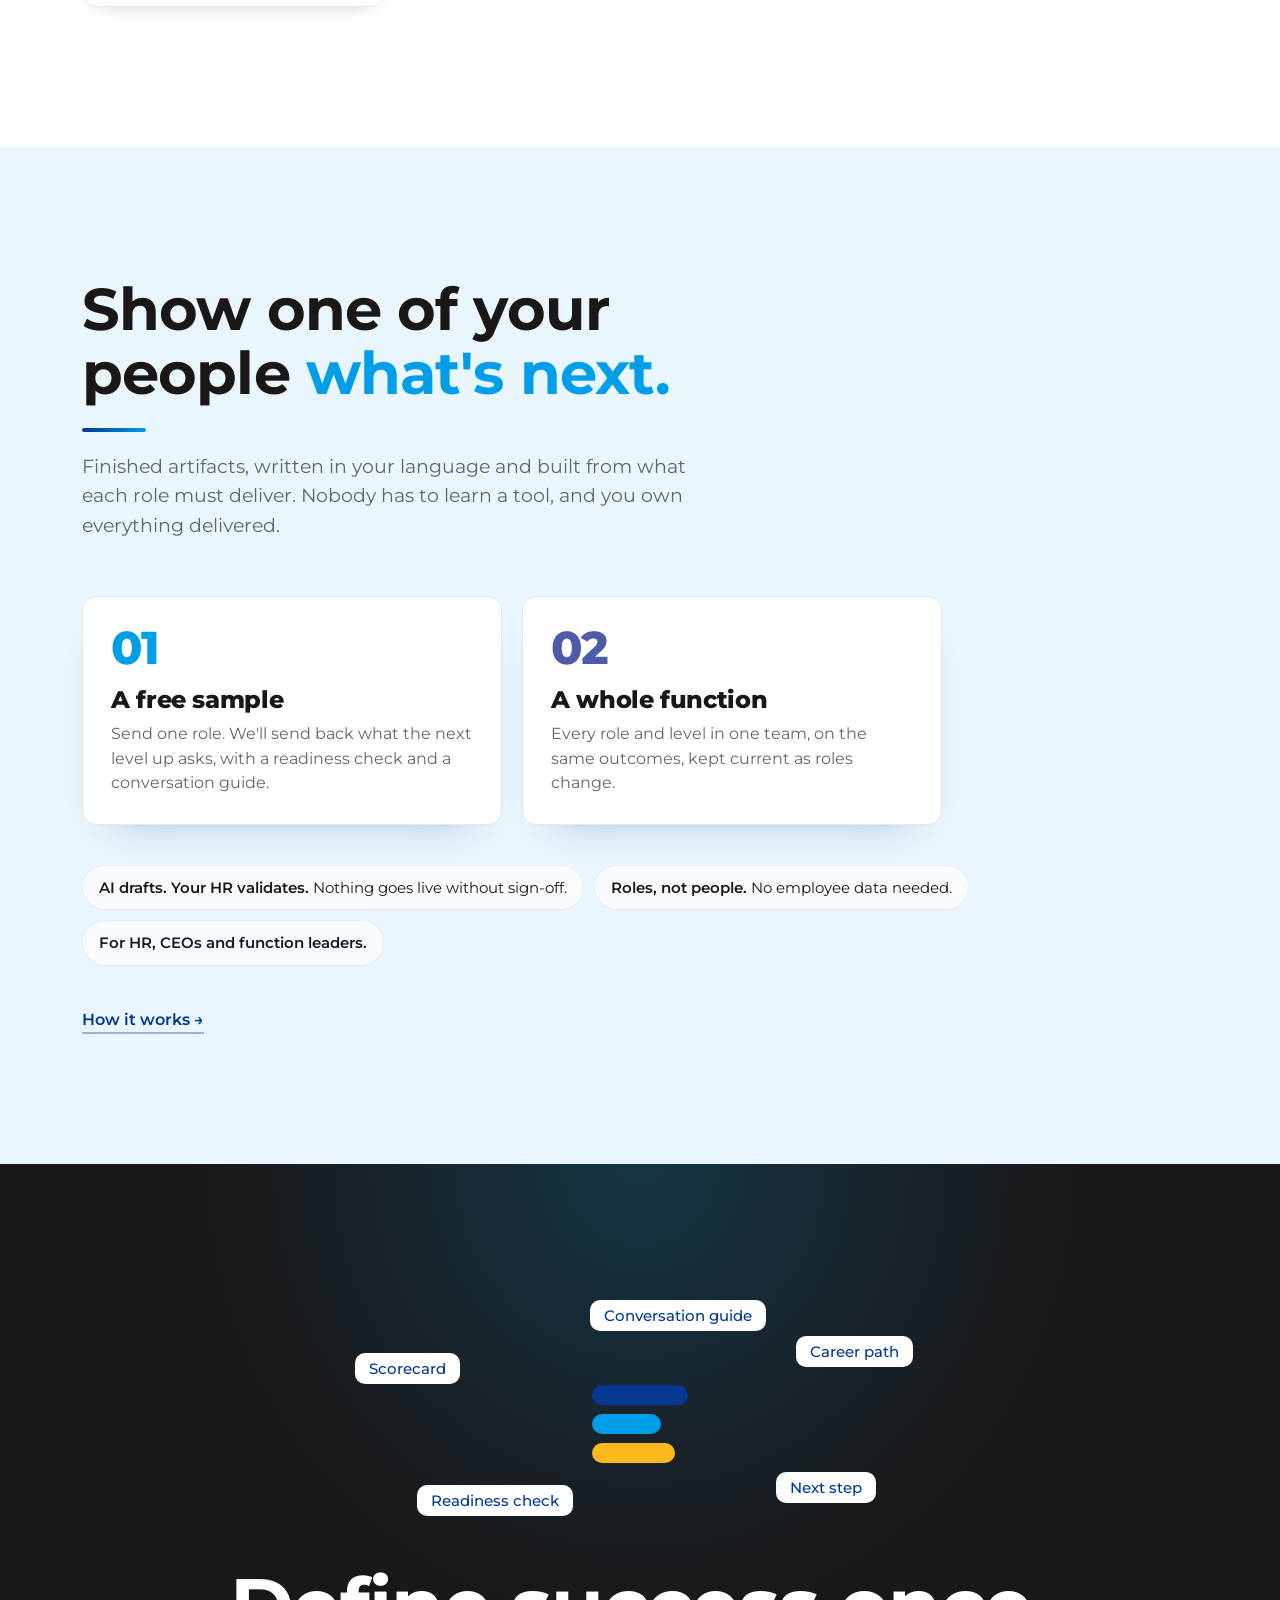
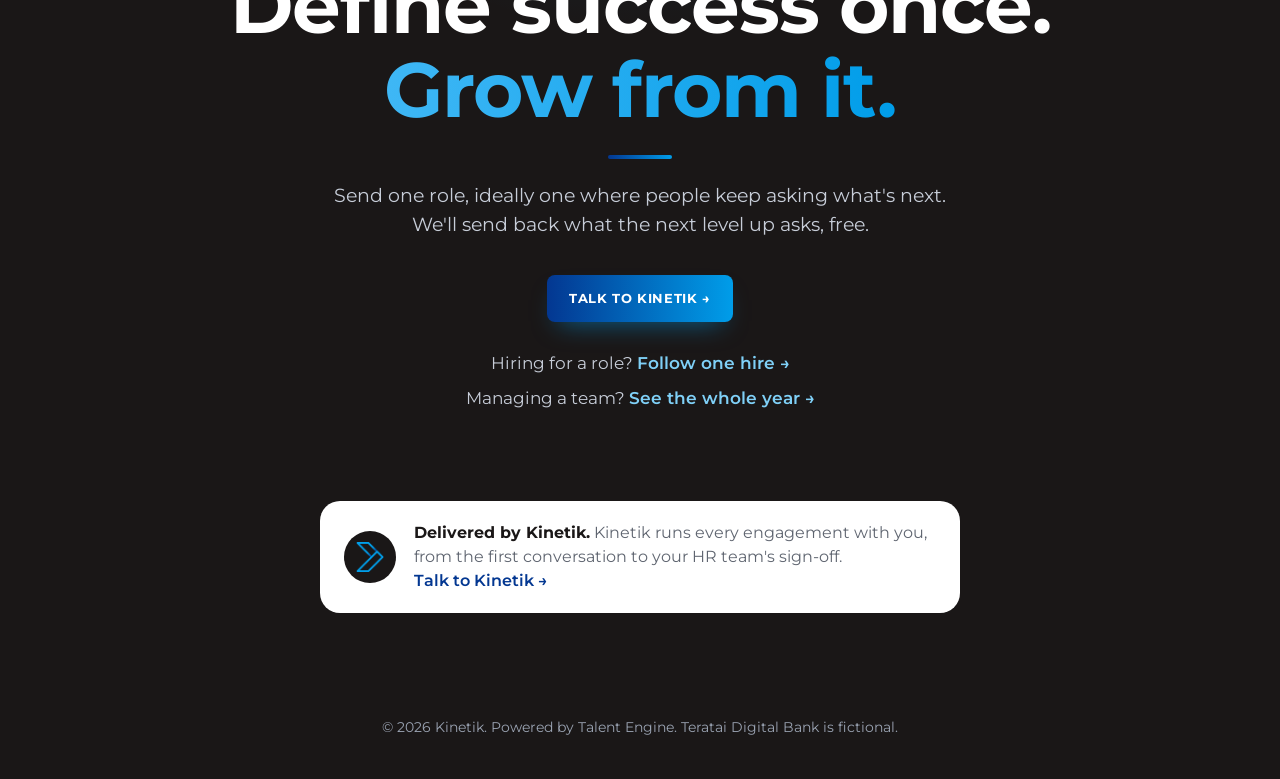
<file: careers.html>
<!doctype html>
<html lang="en">
<head>
<meta charset="utf-8">
<meta name="viewport" content="width=device-width, initial-scale=1">
<title>Kinetik · Talent Engine — Careers</title>
<meta name="description" content="Everyone deserves to know what's next. Talent Engine shows every person what good looks like in their role, what the next level asks, and how to know they're ready.">
<meta property="og:title" content="Kinetik — everyone deserves to know what's next">
<meta property="og:description" content="What good looks like now, what the next level asks, and how to know you're ready. From the same outcomes you hire against.">
<meta property="og:url" content="https://kinetik.talent-engine.app/careers">
<meta property="og:image" content="https://kinetik.talent-engine.app/kinetik-og-sm.png">
<meta property="og:image:width" content="200">
<meta property="og:image:height" content="200">
<meta property="og:site_name" content="Kinetik">
<meta property="og:type" content="website">
<link rel="icon" href="kinetik-icon.png">
<link rel="apple-touch-icon" href="kinetik-icon.png">
<link rel="preconnect" href="https://fonts.googleapis.com">
<link rel="preconnect" href="https://fonts.gstatic.com" crossorigin>
<link href="https://fonts.googleapis.com/css2?family=Inter+Tight:wght@700;800&family=Inter:wght@400;500;600&family=Caveat:wght@500;600&display=swap" rel="stylesheet">
<link href="https://fonts.googleapis.com/css2?family=Montserrat:wght@400;500;600;700&display=swap" rel="stylesheet">
<link rel="stylesheet" href="site.css">
<style>
/* careers page only */
.hero.cr{background:var(--p2)}
.hero.cr .ring{border-color:#bfe3d7}
.lad{list-style:none;margin:0 0 14px;padding:0;display:flex;flex-direction:column-reverse;gap:7px}
.lad li{display:flex;align-items:center;gap:10px;font:600 13.5px/1 var(--sans);color:var(--soft)}
.lad li i{height:10px;border-radius:5px;background:#e6e4de;flex:none}
.lad li.on{color:var(--ink)}
.lad li.on i{background:var(--c2)}
.lad li.nx i{background:repeating-linear-gradient(90deg,var(--c3) 0 6px,transparent 6px 10px)}
.lad li.nx{color:var(--c3)}
.hero.cr .core{width:270px}
.lad em{white-space:nowrap;font:600 18px/1 var(--hand);font-style:normal;color:var(--c2);margin-left:auto}



.lvl{display:flex;align-items:center;gap:12px;background:#fff;border:1px solid var(--line);border-radius:14px;padding:12px 14px;opacity:0;transform:translateX(20px);transition:opacity .5s var(--ease),transform .5s var(--ease)}
.step.in .lvl{opacity:1;transform:none}
.lvl .t{flex:1;font-size:15px;line-height:1.35}
.lvl .t b{display:block;font:700 15px/1.2 var(--display);letter-spacing:-.01em;margin-bottom:2px}
.lvl .t span{color:var(--soft)}
.lvl .pin{flex:none;font:600 20px/1 var(--hand);color:var(--k)}
.lvl.here{border-color:color-mix(in srgb,var(--k) 50%,#fff);box-shadow:0 0 0 3px color-mix(in srgb,var(--k) 14%,transparent)}
.lvl .rung{flex:none;width:30px;height:30px;border-radius:9px;background:color-mix(in srgb,var(--k) 16%,#fff);display:grid;place-items:center;font:800 13px/1 var(--display);color:var(--k)}
.ladder{list-style:none;margin:0;padding:0;display:flex;flex-direction:column-reverse;gap:10px}
.step.in .ladder .lvl:nth-child(1){transition-delay:.3s}.step.in .ladder .lvl:nth-child(2){transition-delay:.45s}.step.in .ladder .lvl:nth-child(3){transition-delay:.6s}.step.in .ladder .lvl:nth-child(4){transition-delay:.75s}
.branch{margin:16px 0 0}
.branch .or{display:block;font:600 22px/1 var(--hand);color:var(--k);margin:0 0 8px 4px}
.branch .lvl{border-style:dashed;transition-delay:1s}
.origin{margin:90px auto 0;max-width:680px;text-align:left;background:#fff;border:1px solid var(--line);border-radius:20px;padding:26px 28px;display:flex;gap:18px;align-items:flex-start}
.origin .av{width:52px;height:52px;border-radius:50%;background:conic-gradient(var(--c1) 0 20%,var(--c2) 0 40%,var(--c3) 0 60%,var(--c4) 0 80%,var(--c5) 0);flex:none;display:grid;place-items:center}
.origin .av::after{content:"N";width:40px;height:40px;border-radius:50%;background:#fff;display:grid;place-items:center;font:800 18px/1 var(--display)}
.origin blockquote{margin:0;font:500 19px/1.5 var(--sans);color:var(--ink)}
.origin cite{display:block;margin-top:12px;font-style:normal;font-size:15px;color:var(--soft)}
.origin cite b{color:var(--ink)}
@media (max-width:560px){
  .origin{flex-direction:column}
}
</style>
<link rel="stylesheet" href="kinetik.css">
<meta name="robots" content="noindex">
</head>
<body>

<header class="bar">
  <div class="wrap">
    <a class="logo kt" href="index.html"><img class="wm" src="kinetik-wordmark.png" alt="Kinetik" height="24"><span class="pw">powered by <b>Talent Engine</b></span></a>
    <nav><a href="index.html">Hiring</a><a href="careers.html" aria-current="page" class="here">Careers</a><a href="performance.html">Performance</a><a href="how-it-works.html">How it works</a><a class="pill-btn" href="https://www.letsgokinetik.com/contact-us/">Send us a role</a></nav>
  </div>
</header>

<ul class="rail" id="rail" aria-label="Sections">
  <li><a href="#top"><span>Start</span></a></li>
  <li><a href="#problem"><span>The problem</span></a></li>
  <li><a href="#question"><span>Their questions</span></a></li>
  <li class="k1"><a href="#c1"><span>01 Doing well?</span></a></li>
  <li class="k3"><a href="#c2"><span>02 Where next?</span></a></li>
  <li class="k2"><a href="#c3"><span>03 The next level</span></a></li>
  <li class="k4"><a href="#c4"><span>04 Am I ready?</span></a></li>
  <li class="k5"><a href="#c5"><span>05 Who decides?</span></a></li>
  <li class="k4"><a href="#change"><span>Roles grow</span></a></li>
  <li><a href="#start"><span>How to start</span></a></li>
</ul>

<main>
<section class="hero cr" id="top">
  <div class="wrap">
    <div>
      <h1>Everyone deserves to know <span style="color:var(--c2)">what's next.</span></h1>
      <p class="lines">Every person should be able to answer three things: <br>what good looks like in their job, what the next one asks, <br>and how they'll know they're ready. <br>Talent Engine writes the answers down for every role.</p>
      <div class="ctas">
        <a class="btn" href="#question">Follow one career <svg width="16" height="16" viewBox="0 0 16 16" fill="none" stroke="currentColor" stroke-width="2" stroke-linecap="round"><path d="M8 2v12M3 9l5 5 5-5"/></svg></a>
        <a class="btn ghost" href="#start">Try it on one of your roles</a>
      </div>
    </div>
    <div class="stage" aria-hidden="true">
      <div class="ring r3"></div><div class="ring r2"></div><div class="ring r1"></div>
      <div class="qn q1">where is my career going?</div>
      <div class="qn q2">what comes next?</div>
      <div class="qn q3">what should I be working on?</div>
      <div class="qn q4">who do I even ask?</div>
      <div class="core">
        <ul class="lad">
          <li><i style="width:24%"></i>Engineer</li>
          <li class="on"><i style="width:34%"></i>Senior<em>you are here</em></li>
          <li class="nx"><i style="width:48%"></i>Staff</li>
          <li><i style="width:62%"></i>Principal</li>
        </ul>
        <b>Higher impact, bigger scope</b>
        <small>Every level, written from the role's outcomes.</small>
      </div>
      <span class="spark" style="right:34%;top:2%">✦</span><span class="spark" style="left:44%;bottom:12%;color:var(--c3);font-size:16px">✦</span>
    </div>
  </div>
</section>

<section class="problem" id="problem">
  <div class="wrap">
    <div>
      <h2>Three answers.<br>None of them <span style="color:var(--c5)">help.</span></h2>
      <p class="lead">Ask what it takes to get promoted and most people hear one of three things. None of them says what to do on Monday. So the good ones stop asking their manager and start asking recruiters.</p>
      <span class="note">sound familiar?</span>
    </div>
    <div class="mess reveal" aria-hidden="true">
      <div class="scrap s1"><span class="q">Time served?</span><b>The policy</b><p>Eligible after two years in role, on manager recommendation.</p></div>
      <div class="scrap s2"><span class="q">42 pages?</span><b>The framework</b><p>Competency_Framework_v3_FINAL.pdf. Last opened eighteen months ago.</p></div>
      <div class="scrap s3"><span class="q">Then what?</span><b>The review</b><p>Meets expectations. Keep doing what you're doing.</p></div>
    </div>
  </div>
</section>

<section class="question" id="question">
  <div class="wrap">
    <p class="eyebrow">Eighteen months later, at Teratai Digital Bank, a fictional bank</p>
    <h2>They hit their outcomes. <span style="color:var(--c2)">Now what?</span></h2>
    <p>The Senior Platform Engineer from <a href="index.html#journey">our hiring story</a> is a year and a half in, and doing well. Now they have the questions every good person asks at this point. Talent Engine answers each one from the same outcomes they were hired on.</p>
    <ol class="qs reveal outs">
      <li class="out k1"><span class="n">01</span><span><b>“Am I doing well?”</b><small>Where they stand, with evidence</small></span></li>
      <li class="out k3"><span class="n">02</span><span><b>“Where can I go from here?”</b><small>The ladder, in one line per level</small></span></li>
      <li class="out k2"><span class="n">03</span><span><b>“What does the next level actually ask of me?”</b><small>Senior to Staff, outcome by outcome</small></span></li>
      <li class="out k4"><span class="n">04</span><span><b>“How do I know I'm ready, and what do I work on?”</b><small>The readiness check</small></span></li>
      <li class="out k5"><span class="n">05</span><span><b>“Who decides, and is it fair?”</b><small>The career conversation</small></span></li>
    </ol>
    <span class="note">the questions people leave over</span>
  </div>
</section>

<div id="journey">

<section class="step k1" id="c1" style="--pb:var(--p1)">
  <div class="wrap">
    <div>
      <div class="num">01</div>
      <h2>“Am I doing well?”</h2>
      <span class="who">The engineer</span>
      <p class="copy">Not a rating out of five. The outcomes they were hired against, with the evidence beside each one, so the engineer and their manager read from the same page.</p>
      <ul class="tags"><li>Outcome scorecard</li><li>Evidence log</li></ul>
      <a class="more" href="performance.html">See the whole year →</a>
    </div>
    <div class="mockcol">
      <div class="win">
        <div class="chrome"><i></i><i></i><i></i><span>teratai / senior-platform-engineer / month-18</span></div>
        <div class="body">
          <h3>Where they stand.</h3>
          <p class="sub">Month 18, against the outcomes set before they were hired</p>
          <ul class="rows">
            <li class="row k1"><span class="tag"></span><span class="t"><small>Reliable services</small>Service levels met on all three critical journeys, four quarters running</span><span class="ok"><svg width="12" height="12" viewBox="0 0 12 12" fill="none" stroke="#fff" stroke-width="2.2" stroke-linecap="round"><path d="M2.5 6.5l2.2 2.2L9.5 3.5"/></svg></span></li>
            <li class="row k2"><span class="tag"></span><span class="t"><small>Teams release on their own</small>11 of 14 teams deploy without platform help<div class="bar2"><i style="--w:79%"></i></div></span></li>
            <li class="row k3"><span class="tag"></span><span class="t"><small>Audit-ready</small>Two audits, no high-severity findings</span><span class="ok"><svg width="12" height="12" viewBox="0 0 12 12" fill="none" stroke="#fff" stroke-width="2.2" stroke-linecap="round"><path d="M2.5 6.5l2.2 2.2L9.5 3.5"/></svg></span></li>
            <li class="row k4"><span class="tag"></span><span class="t"><small>Cost</small>Cloud cost per customer down 24%</span><span class="ok"><svg width="12" height="12" viewBox="0 0 12 12" fill="none" stroke="#fff" stroke-width="2.2" stroke-linecap="round"><path d="M2.5 6.5l2.2 2.2L9.5 3.5"/></svg></span></li>
            <li class="row k5"><span class="tag"></span><span class="t"><small>Calm when things break</small>Every major incident reviewed within five days, without blame</span><span class="ok"><svg width="12" height="12" viewBox="0 0 12 12" fill="none" stroke="#fff" stroke-width="2.2" stroke-linecap="round"><path d="M2.5 6.5l2.2 2.2L9.5 3.5"/></svg></span></li>
          </ul>
        </div>
      </div>
      <span class="note">evidence, not adjectives</span>
    </div>
  </div>
</section>

<section class="step k3" id="c2" style="--pb:var(--p5)">
  <div class="wrap">
    <div>
      <div class="num">02</div>
      <h2>“Where can I go from here?”</h2>
      <span class="who">The engineer</span>
      <p class="copy">A ladder they can read in a minute: what each level owns, in one line. And a branch that makes it plain they can keep growing without managing people, or move into management if they want to.</p>
      <ul class="tags"><li>Career path</li><li>Level guide</li></ul>
    </div>
    <div class="mockcol">
      <div class="win">
        <div class="chrome"><i></i><i></i><i></i><span>teratai / platform / career-path</span></div>
        <div class="body">
          <h3>The platform ladder.</h3>
          <p class="sub">What each level owns</p>
          <ol class="ladder">
            <li class="lvl"><span class="rung">1</span><span class="t"><b>Engineer</b><span>Runs a service well</span></span></li>
            <li class="lvl here"><span class="rung">2</span><span class="t"><b>Senior Engineer</b><span>Owns a platform area end to end</span></span><span class="pin">you are here</span></li>
            <li class="lvl"><span class="rung">3</span><span class="t"><b>Staff Engineer</b><span>Sets the standard every team follows</span></span></li>
            <li class="lvl"><span class="rung">4</span><span class="t"><b>Principal Engineer</b><span>Shapes how the bank builds technology</span></span></li>
          </ol>
          <div class="branch"><span class="or">or, from Senior:</span><div class="lvl"><span class="rung">↳</span><span class="t"><b>Engineering Manager</b><span>Grows the team that runs the platform</span></span></div></div>
        </div>
      </div>
      <span class="note">growing doesn't have to mean managing</span>
    </div>
  </div>
</section>

<section class="step k2" id="c3" style="--pb:var(--p2)">
  <div class="wrap">
    <div>
      <div class="num">03</div>
      <h2 class="long">“What does the next level actually ask of me?”</h2>
      <span class="who">The engineer</span>
      <p class="copy">Senior to Staff, spelled out against the same outcomes. The impact grows, and so does the reach: from their platform to the whole bank.</p>
      <ul class="tags"><li>Progression guide</li><li>Senior to Staff</li></ul>
    </div>
    <div class="mockcol">
      <div class="win">
        <div class="chrome"><i></i><i></i><i></i><span>teratai / platform / senior-to-staff</span></div>
        <div class="body">
          <h3>Senior to Staff.</h3>
          <p class="sub">“Is my platform reliable?” becomes “Is the bank's engineering reliable, because of standards I set?”</p>
          <ul class="rows vs5">
            <li class="row k1"><span class="tag"></span><span class="t vs"><span class="from">Meets service levels for their platform</span><span class="arrow">→</span><span class="to">Sets the service levels every team uses</span></span></li>
            <li class="row k2"><span class="tag"></span><span class="t vs"><span class="from">Builds shared release tooling</span><span class="arrow">→</span><span class="to">Makes it the standard every team follows</span></span></li>
            <li class="row k3"><span class="tag"></span><span class="t vs"><span class="from">Passes the audit</span><span class="arrow">→</span><span class="to">Shapes how the bank meets risk rules</span></span></li>
            <li class="row k4"><span class="tag"></span><span class="t vs"><span class="from">Cuts their platform's cost</span><span class="arrow">→</span><span class="to">Owns the bank's cloud cost model</span></span></li>
            <li class="row k5"><span class="tag"></span><span class="t vs"><span class="from">Runs calm incidents</span><span class="arrow">→</span><span class="to">Teaches every team to run them</span></span></li>
          </ul>
        </div>
      </div>
      <span class="note">higher impact, bigger scope</span>
    </div>
  </div>
</section>

<section class="step k4" id="c4" style="--pb:var(--p4)">
  <div class="wrap">
    <div>
      <div class="num">04</div>
      <h2 class="long">“How do I know I'm ready, and what do I work on?”</h2>
      <span class="who">The engineer and their manager</span>
      <p class="copy">A readiness check against the Staff expectations: where the evidence is already there, where it isn't yet, and the two things to work on this quarter. Their manager fills in the same sheet.</p>
      <ul class="tags"><li>Readiness check</li><li>Development plan</li></ul>
    </div>
    <div class="mockcol">
      <div class="win">
        <div class="chrome"><i></i><i></i><i></i><span>teratai / platform / readiness-staff</span></div>
        <div class="body">
          <h3>Ready for Staff?</h3>
          <p class="sub">Their view and their manager's, against the same outcomes</p>
          <ul class="rows">
            <li class="row k2"><span class="tag"></span><span class="t">Shared release tooling is the bank standard<div class="bar2"><i style="--w:85%"></i></div></span><span class="status">Ready</span></li>
            <li class="row k5"><span class="tag"></span><span class="t">Other teams run calm incidents<div class="bar2"><i style="--w:80%"></i></div></span><span class="status">Ready</span></li>
            <li class="row k3"><span class="tag"></span><span class="t">Shapes how the bank meets risk rules<div class="bar2"><i style="--w:60%"></i></div></span><span class="status close">Nearly</span></li>
            <li class="row k1"><span class="tag"></span><span class="t">Sets service levels for every team<div class="bar2"><i style="--w:35%"></i></div></span><span class="status gap">Gap</span></li>
            <li class="row k4"><span class="tag"></span><span class="t">Owns the bank's cloud cost model<div class="bar2"><i style="--w:30%"></i></div></span><span class="status gap">Gap</span></li>
          </ul>
        </div>
      </div>
      <div class="prompt k4"><span><b>This quarter:</b> write the bank-wide service-level standard, and lead the cost review with Finance.</span><span class="send"><svg width="14" height="14" viewBox="0 0 14 14" fill="none" stroke="#fff" stroke-width="2" stroke-linecap="round"><path d="M7 12V2M3 6l4-4 4 4"/></svg></span></div>
      <span class="note">two things, not twenty</span>
    </div>
  </div>
</section>

<section class="step k5" id="c5" style="--pb:var(--p3)">
  <div class="wrap">
    <div>
      <div class="num">05</div>
      <h2>“Who decides, and is it fair?”</h2>
      <span class="who">The manager and HR</span>
      <p class="copy">Their manager has a guide for the conversation, and the promotion panel uses the same criteria for every Senior engineer. The decision rests on evidence, so a “not yet” comes with a reason and a date.</p>
      <ul class="tags"><li>Career conversation guide</li><li>Promotion panel criteria</li></ul>
    </div>
    <div class="mockcol">
      <div class="win">
        <div class="chrome"><i></i><i></i><i></i><span>teratai / platform / career-conversation</span></div>
        <div class="body">
          <h3>The career conversation.</h3>
          <p class="sub">One guide, the same for every Senior engineer</p>
          <ul class="rows conv">
            <li class="row k1"><span class="tag"></span><span class="t"><small>Their manager opens</small>“Here's the evidence I see against each Staff outcome. What am I missing?”</span></li>
            <li class="row k2"><span class="tag"></span><span class="t"><small>They bring</small>Their evidence log and their own readiness check</span></li>
            <li class="row k3 sel"><span class="tag"></span><span class="t"><small>The panel</small>The same criteria for every Senior to Staff case</span><span class="ok"><svg width="12" height="12" viewBox="0 0 12 12" fill="none" stroke="#fff" stroke-width="2.2" stroke-linecap="round"><path d="M2.5 6.5l2.2 2.2L9.5 3.5"/></svg></span></li>
            <li class="row k5"><span class="tag"></span><span class="t"><small>The outcome</small>“Not yet” names the gap, the work, and when to look again</span></li>
          </ul>
        </div>
      </div>
      <span class="note">a no comes with a next step</span>
    </div>
  </div>
</section>
</div>

<section class="change" id="change">
  <div class="wrap">
    <div>
      <h2>When the role grows, <span style="color:var(--c4)">the ladder grows with it.</span></h2>
      <p>The bank asks every team to use AI coding tools safely. Add it as an outcome once, and their ladder, their next step and their readiness check all change to match, along with the job ad for the next hire. Try it.</p>
      <button class="switch" type="button" id="switch" aria-pressed="false">Add: AI tools, used safely <span class="knob"></span></button>
    </div>
    <div class="minis" aria-live="polite">
      <div class="mini"><b>Career path, Staff</b><p>Sets the standard every team follows<span class="alt">, including how they use AI tools</span>.</p></div>
      <div class="mini"><b>Senior to Staff</b><p><span class="was">Higher impact, bigger scope.</span><span class="alt">Writes the bank's rules for AI-assisted code.</span></p></div>
      <div class="mini"><b>Readiness check</b><p><span class="was">Two gaps to close.</span><span class="alt">A third gap: AI tool guidance. Start with one team.</span></p></div>
      <div class="mini"><b>Job ad, next hire</b><p>Build the road that lets 60 engineers ship safely<span class="alt">, with AI tools</span>.</p></div>
    </div>
  </div>
</section>

<section class="offer" id="start">
  <div class="wrap">
    <h2>Show one of your people <span style="color:var(--c2)">what's next.</span></h2>
    <p class="lead">Finished artifacts, written in your language and built from what each role must deliver. Nobody has to learn a tool, and you own everything delivered.</p>
    <ol class="steps3 steps2">
      <li class="k2"><div class="n">01</div><h3>A free sample</h3><p>Send one role. We'll send back what the next level up asks, with a readiness check and a conversation guide.</p></li>
      <li class="k3"><div class="n">02</div><h3>A whole function</h3><p>Every role and level in one team, on the same outcomes, kept current as roles change.</p></li>
    </ol>
    <ul class="promise">
      <li><b>AI drafts. Your HR validates.</b> Nothing goes live without sign-off.</li>
      <li><b>Roles, not people.</b> No employee data needed.</li>
      <li><b>For HR, CEOs and function leaders.</b></li>
    </ul>
    <a class="more k1" href="how-it-works.html">How it works →</a>
  </div>
</section>

<section class="close">
  <div class="wrap">
    <div class="cloud" aria-hidden="true">
      <span class="chipf f1">Scorecard</span><span class="chipf f2">Career path</span><span class="chipf f3">Readiness check</span><span class="chipf f4">Next step</span><span class="chipf f5">Conversation guide</span>
      <div class="logo-big"><i class="k1" style="width:100%"></i><i class="k2" style="width:72%"></i><i class="k4" style="width:86%"></i></div>
    </div>
    <h2>Define success once.<br><span style="color:var(--c2)">Grow from it.</span></h2>
    <p>Send one role, ideally one where people keep asking what's next. We'll send back what the next level up asks, free.</p>
    <div class="ctas"><a class="btn" href="https://www.letsgokinetik.com/contact-us/">Talk to Kinetik →</a></div>
    <p class="cross">Hiring for a role? <a href="index.html#journey">Follow one hire →</a></p>
    <p class="cross" style="margin-top:8px!important">Managing a team? <a href="performance.html">See the whole year →</a></p>
    <div class="byline kt-close"><span class="av" aria-hidden="true"><img src="kinetik-logo.png" alt=""></span><p><b>Delivered by Kinetik.</b> Kinetik runs every engagement with you, from the first conversation to your HR team's sign-off. <a href="https://www.letsgokinetik.com/contact-us/">Talk to Kinetik →</a></p></div>
  </div>
</section>
</main>
<footer>© 2026 Kinetik. Powered by Talent Engine. Teratai Digital Bank is fictional.</footer>
<script src="site.js"></script>
</body>
</html>
</file>
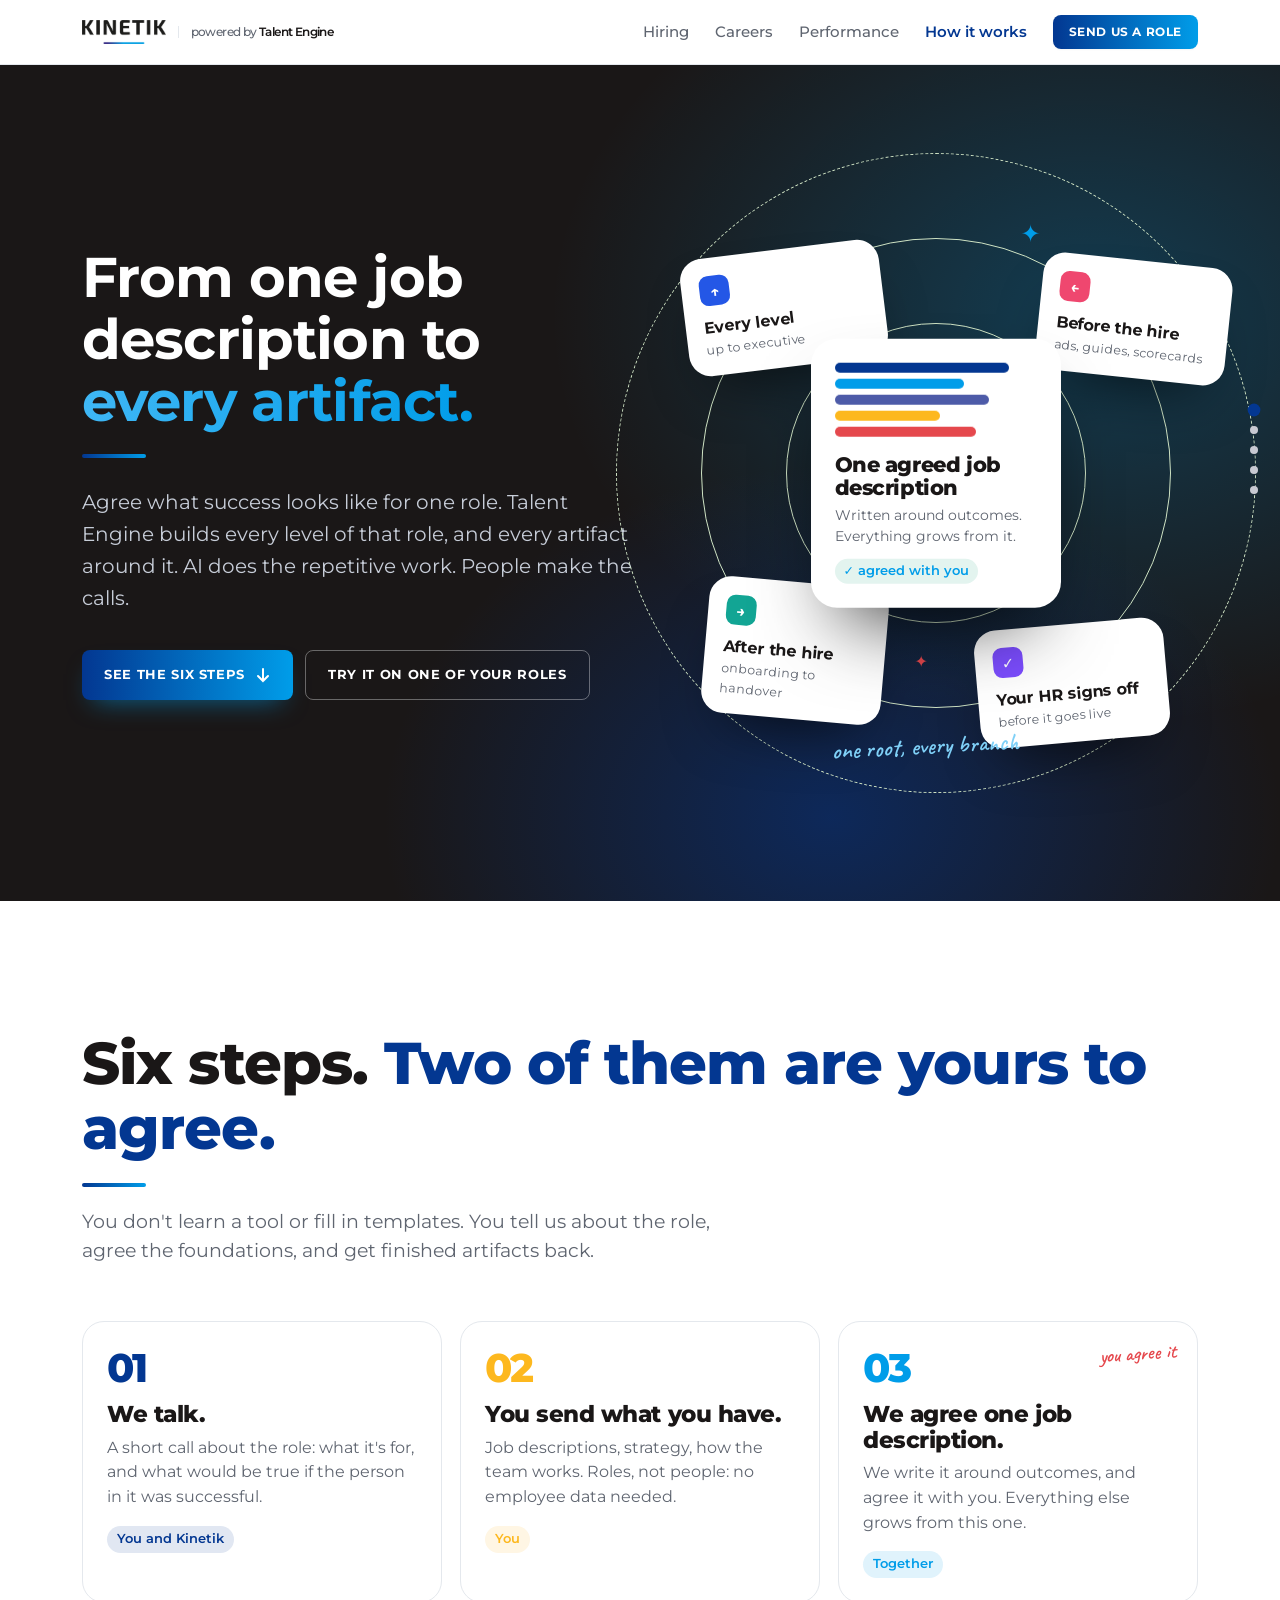
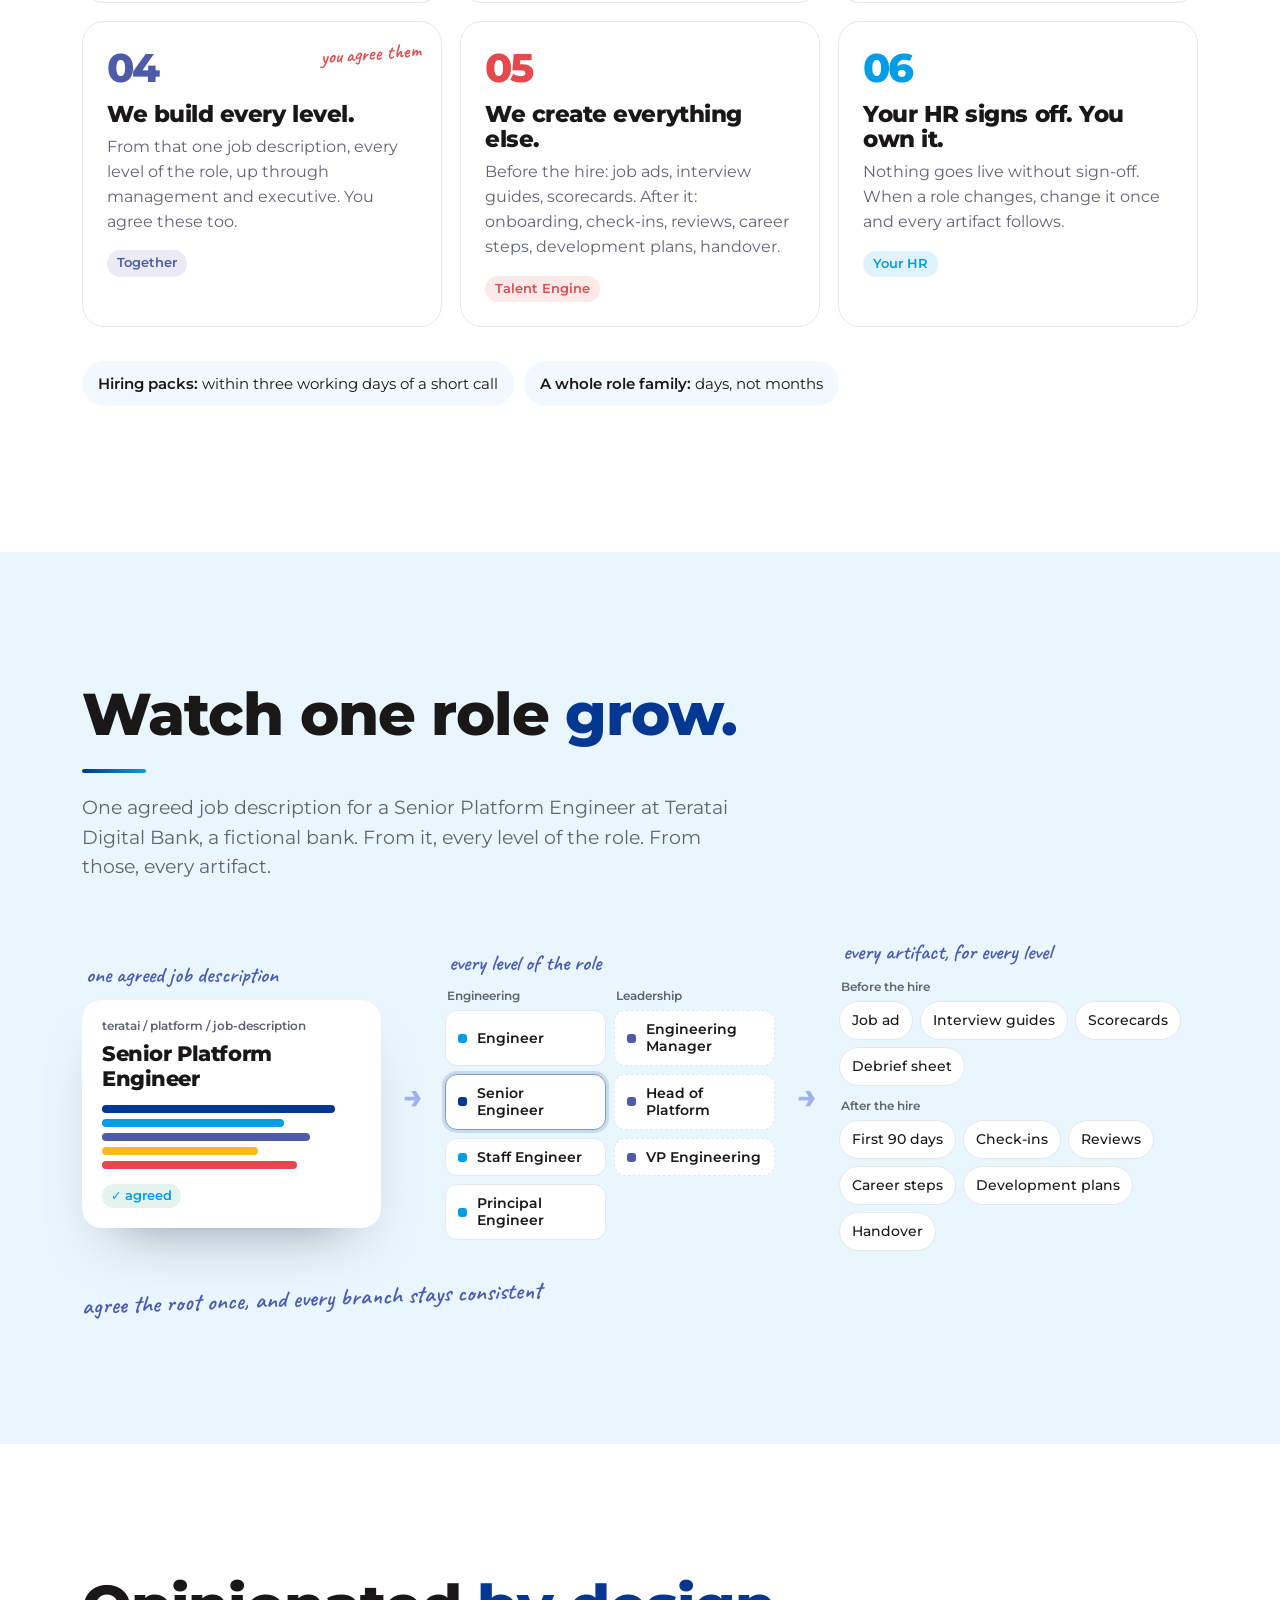
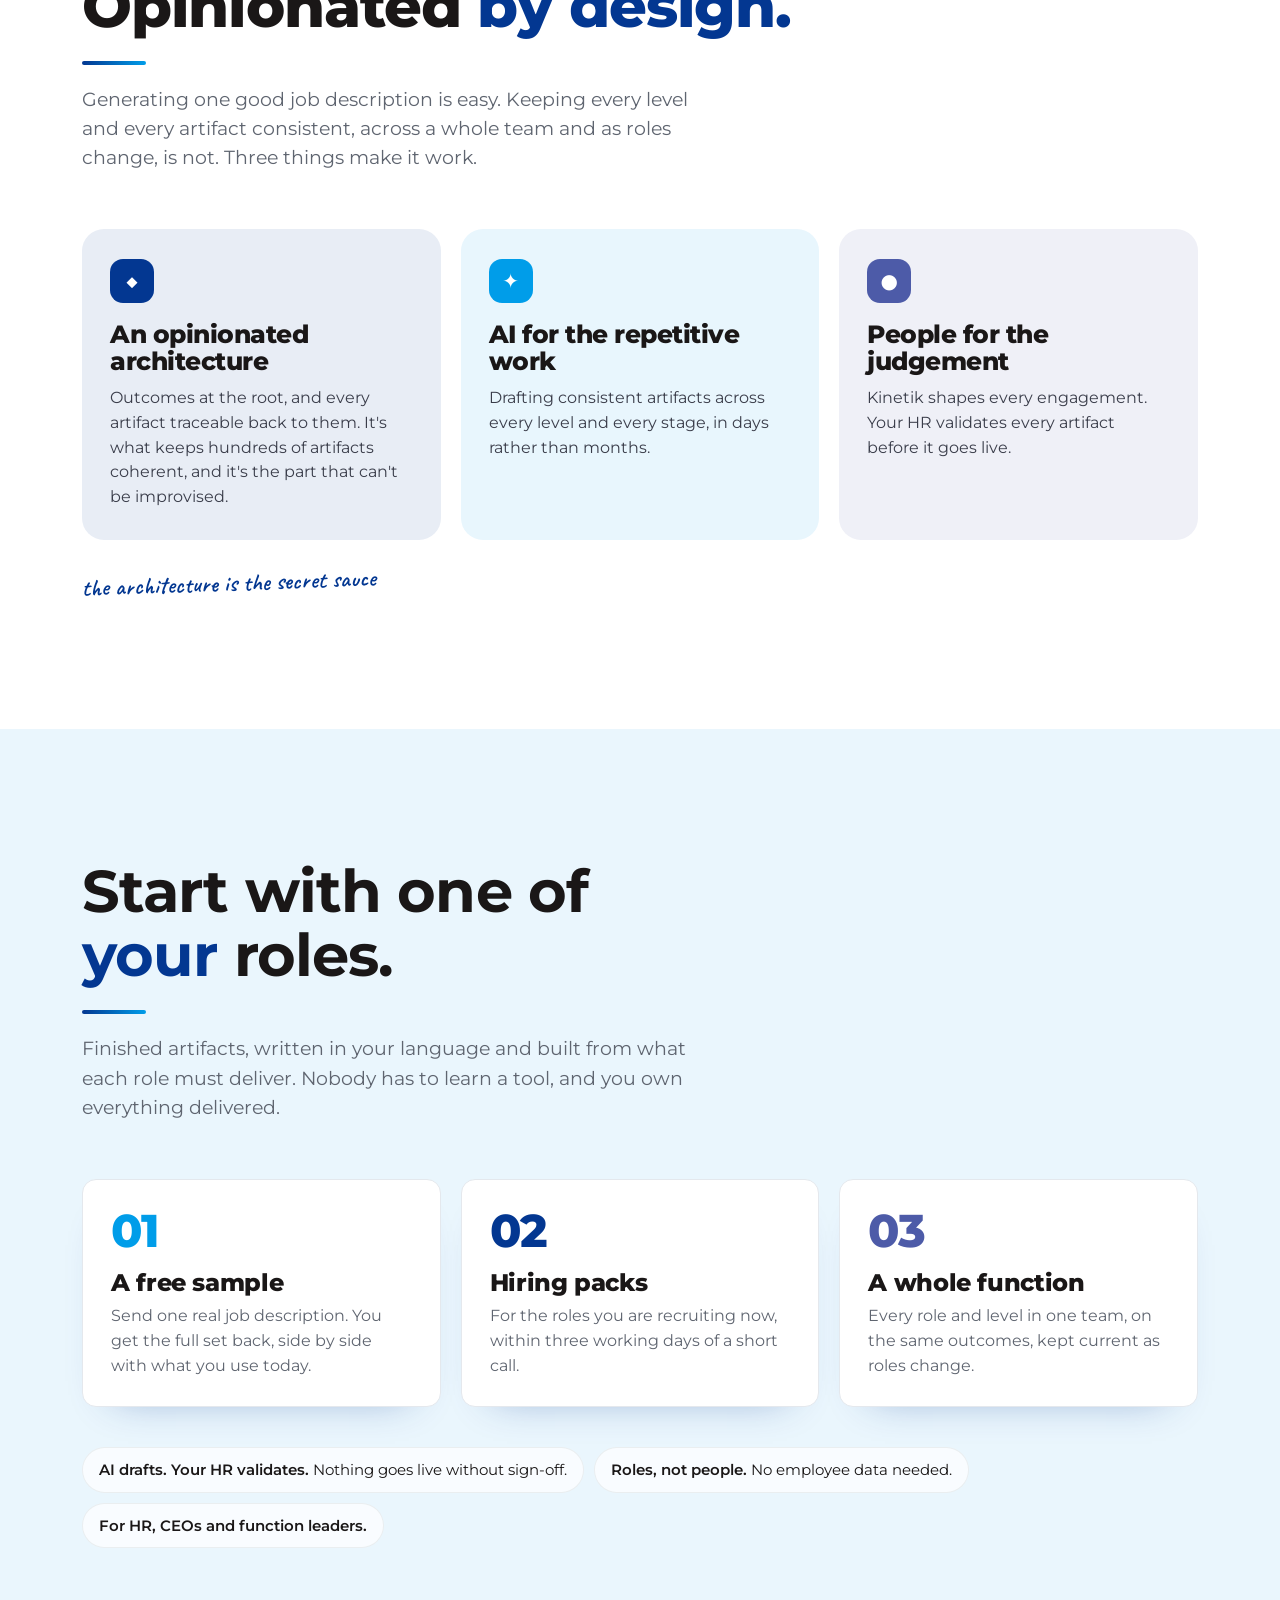
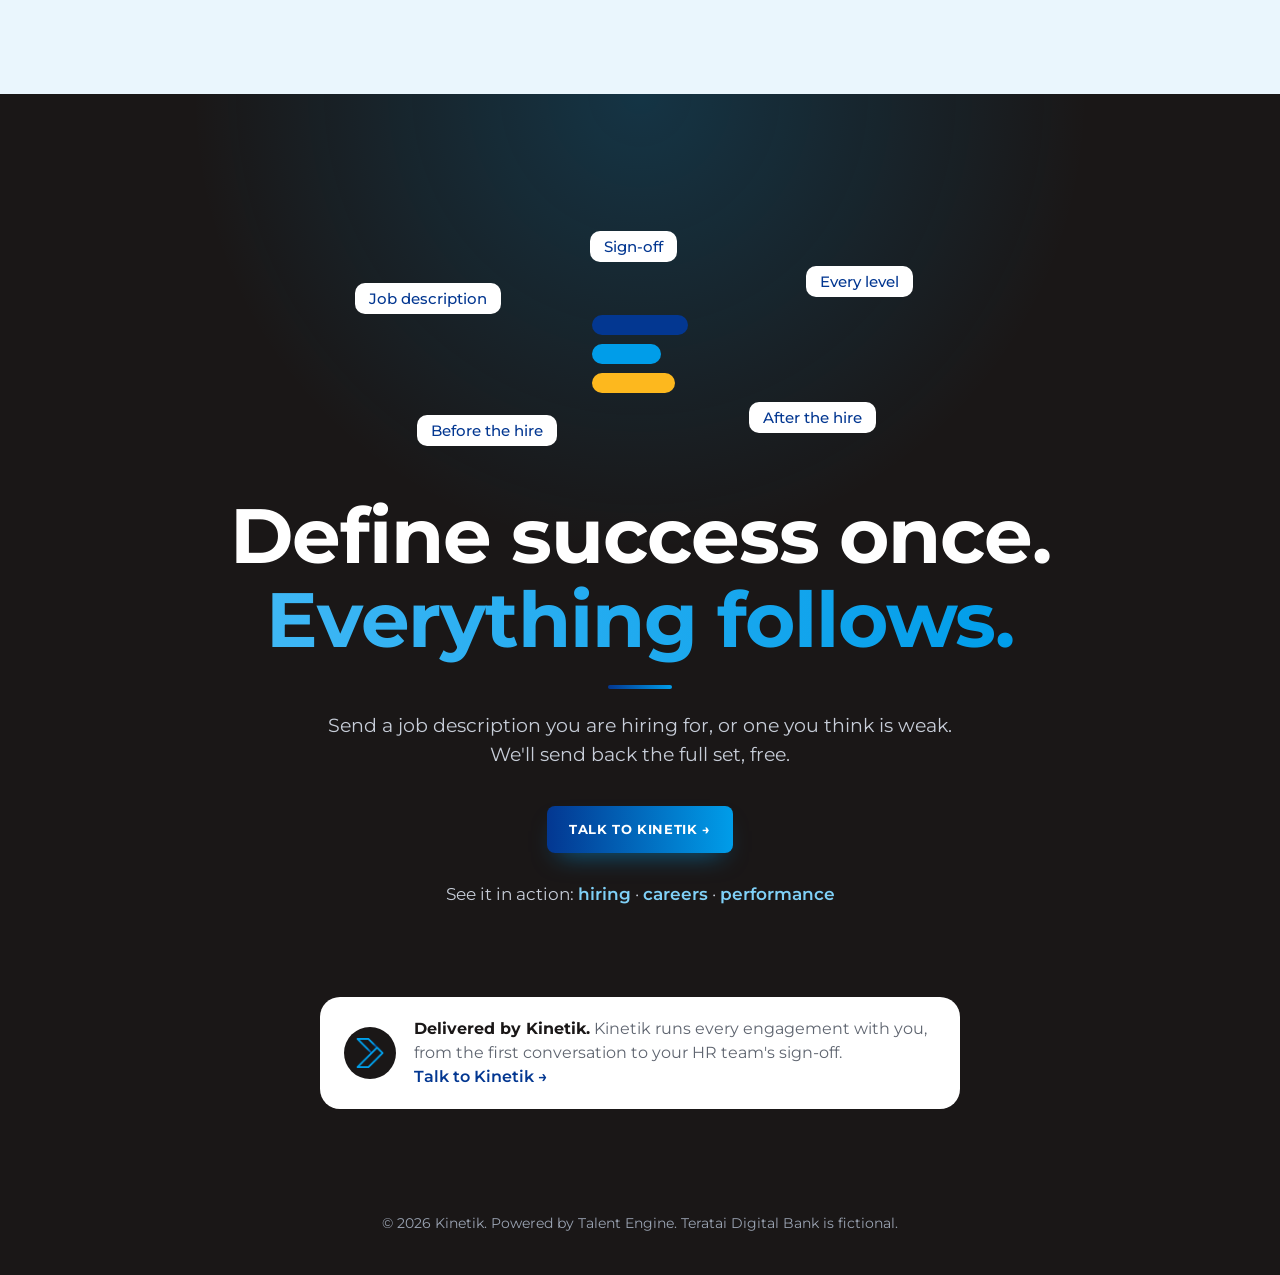
<file: how-it-works.html>
<!doctype html>
<html lang="en">
<head>
<meta charset="utf-8">
<meta name="viewport" content="width=device-width, initial-scale=1">
<title>Kinetik · Talent Engine — How it works</title>
<meta name="description" content="From one agreed job description to every level of a role and every artifact around it. An opinionated architecture, AI for the repetitive work, and people for the judgement.">
<meta property="og:title" content="Kinetik — how it works">
<meta property="og:description" content="Agree one job description. Talent Engine builds every level of the role and every artifact around it, and your HR signs off.">
<meta property="og:url" content="https://kinetik.talent-engine.app/how-it-works">
<meta property="og:image" content="https://kinetik.talent-engine.app/kinetik-og-sm.png">
<meta property="og:image:width" content="200">
<meta property="og:image:height" content="200">
<meta property="og:site_name" content="Kinetik">
<meta property="og:type" content="website">
<link rel="icon" href="kinetik-icon.png">
<link rel="apple-touch-icon" href="kinetik-icon.png">
<link rel="preconnect" href="https://fonts.googleapis.com">
<link rel="preconnect" href="https://fonts.gstatic.com" crossorigin>
<link href="https://fonts.googleapis.com/css2?family=Inter+Tight:wght@700;800&family=Inter:wght@400;500;600&family=Caveat:wght@500;600&display=swap" rel="stylesheet">
<link href="https://fonts.googleapis.com/css2?family=Montserrat:wght@400;500;600;700&display=swap" rel="stylesheet">
<link rel="stylesheet" href="site.css">
<style>
/* how-it-works page only */
.hero.hw{background:var(--p6)}
.hero.hw .ring{border-color:#cfe3c4}
.hero.hw h1{font-size:clamp(42px,5.4vw,80px)}
.hero.hw .core{width:250px}
.hero.hw .core .ok2{display:inline-flex;align-items:center;gap:6px;margin-top:12px;font:600 12.5px/1 var(--sans);color:var(--c2);background:#e3f4ef;padding:6px 9px;border-radius:999px}

.six-sec{padding:130px 0;background:#fff}
.six-sec h2,.flow-sec h2,.why h2{font-size:clamp(38px,4.6vw,64px);font-weight:800}
.six-sec .lead,.flow-sec .lead,.why .lead{font-size:19px;color:var(--soft);max-width:34em;margin:20px 0 0}
.six{display:grid;grid-template-columns:repeat(3,1fr);gap:18px;margin:56px 0 0;padding:0;list-style:none}
.six li{position:relative;background:var(--bg);border:1px solid var(--line);border-radius:22px;padding:26px 24px 24px;opacity:0;transform:translateY(20px);transition:opacity .5s var(--ease),transform .5s var(--ease)}
.six.in li{opacity:1;transform:none}
.six.in li:nth-child(2){transition-delay:.08s}.six.in li:nth-child(3){transition-delay:.16s}.six.in li:nth-child(4){transition-delay:.24s}.six.in li:nth-child(5){transition-delay:.32s}.six.in li:nth-child(6){transition-delay:.4s}
.six .n{font:800 40px/1 var(--display);color:var(--k);letter-spacing:-.04em}
.six h3{font-size:23px;font-weight:800;margin:14px 0 8px;letter-spacing:-.02em}
.six p{margin:0;color:var(--soft);font-size:16px}
.six .by{display:inline-block;margin-top:16px;font:600 12.5px/1 var(--sans);color:var(--k);background:color-mix(in srgb,var(--k) 12%,#fff);padding:7px 10px;border-radius:999px}
.six .gate{position:absolute;top:22px;right:20px;font:600 20px/1 var(--hand);color:var(--c5);transform:rotate(-4deg)}
.timing{display:flex;flex-wrap:wrap;gap:10px;margin-top:34px;padding:0;list-style:none}
.timing li{background:var(--p6);border-radius:999px;padding:11px 16px;font-size:15px}
.timing b{font-weight:600}

.flow-sec{padding:130px 0;background:var(--p1)}
.flow{display:grid;grid-template-columns:1fr auto 1.1fr auto 1.2fr;gap:22px;align-items:center;margin-top:60px}
.flow .arrow{font:700 34px/1 var(--display);color:#9fb2ee}
.fcol{display:grid;gap:10px}
.fcol .cap{font:600 22px/1 var(--hand);color:#4b5bb5;margin:0 0 4px 4px}
.jd{background:#fff;border-radius:20px;padding:20px;box-shadow:0 30px 60px -34px rgba(30,30,60,.5)}
.jd small{display:block;font:600 12px/1 var(--sans);color:var(--soft);margin-bottom:10px}
.jd b{display:block;font:800 21px/1.15 var(--display);letter-spacing:-.02em}
.jd .bars{display:grid;gap:6px;margin:14px 0}
.jd .bars i{height:8px;border-radius:4px;background:var(--k)}
.jd .agreed{display:inline-flex;gap:6px;align-items:center;font:600 12.5px/1 var(--sans);color:var(--c2);background:#e3f4ef;padding:6px 9px;border-radius:999px}
.tier{display:flex;align-items:center;gap:10px;background:#fff;border:1px solid var(--line);border-radius:12px;padding:10px 12px;font:600 14px/1.2 var(--sans);opacity:0;transform:translateX(-14px);transition:opacity .45s var(--ease),transform .45s var(--ease)}
.tier i{width:9px;height:9px;border-radius:3px;background:var(--k);flex:none}
.tier.root{border-color:color-mix(in srgb,var(--c1) 50%,#fff);box-shadow:0 0 0 3px color-mix(in srgb,var(--c1) 14%,transparent)}
.tier.mg{border-style:dashed}
.tiers{display:grid;grid-template-columns:1fr 1fr;gap:8px}
.tiers .lab{grid-column:span 1;font:600 12px/1 var(--sans);color:var(--soft);margin:2px 0 0 2px}
.arts{display:grid;gap:14px}
.arts .grp b{display:block;font:600 12px/1 var(--sans);color:var(--soft);margin:0 0 8px 2px}
.chips{display:flex;flex-wrap:wrap;gap:7px}
.chips span{background:#fff;border:1px solid var(--line);border-radius:999px;padding:8px 12px;font-size:13.5px;font-weight:500;opacity:0;transform:scale(.9);transition:opacity .4s var(--ease),transform .4s var(--ease)}
.flow.in .tier,.flow.in .chips span{opacity:1;transform:none}
.flow.in .tier:nth-of-type(2){transition-delay:.1s}.flow.in .tier:nth-of-type(3){transition-delay:.2s}.flow.in .tier:nth-of-type(4){transition-delay:.3s}.flow.in .tier:nth-of-type(5){transition-delay:.4s}.flow.in .tier:nth-of-type(6){transition-delay:.5s}.flow.in .tier:nth-of-type(7){transition-delay:.6s}.flow.in .tier:nth-of-type(8){transition-delay:.7s}
.flow.in .chips span{transition-delay:.8s}.flow.in .grp:nth-child(2) .chips span{transition-delay:1.05s}
.flow-sec .note{position:static;display:inline-block;margin-top:34px;transform:rotate(-2deg)}

.why{padding:130px 0;background:#fff}
.pillars{display:grid;grid-template-columns:repeat(3,1fr);gap:20px;margin:56px 0 0;padding:0;list-style:none}
.pillars li{border-radius:22px;padding:30px 28px;background:color-mix(in srgb,var(--k) 9%,#fff)}
.pillars .ic{width:44px;height:44px;border-radius:13px;background:var(--k);display:grid;place-items:center;color:#fff;font:800 20px/1 var(--display)}
.pillars h3{font-size:25px;font-weight:800;margin:18px 0 10px;letter-spacing:-.02em}
.pillars p{margin:0;color:#3a3d4a}
.why .note{position:static;display:inline-block;margin-top:30px;color:var(--c1);transform:rotate(-2deg)}

@media (max-width:960px){
  .six,.pillars{grid-template-columns:1fr 1fr}
  .flow{grid-template-columns:1fr}
  .flow .arrow{transform:rotate(90deg);justify-self:center}
}
@media (max-width:560px){
  .six,.pillars{grid-template-columns:1fr}
}
@media (prefers-reduced-motion:reduce){
  .six li,.tier,.chips span{opacity:1!important;transform:none!important}
}
</style>
<link rel="stylesheet" href="kinetik.css">
<meta name="robots" content="noindex">
</head>
<body>

<header class="bar">
  <div class="wrap">
    <a class="logo kt" href="index.html"><img class="wm" src="kinetik-wordmark.png" alt="Kinetik" height="24"><span class="pw">powered by <b>Talent Engine</b></span></a>
    <nav><a href="index.html">Hiring</a><a href="careers.html">Careers</a><a href="performance.html">Performance</a><a href="how-it-works.html" aria-current="page" class="here">How it works</a><a class="pill-btn" href="https://www.letsgokinetik.com/contact-us/">Send us a role</a></nav>
  </div>
</header>

<ul class="rail" id="rail" aria-label="Sections">
  <li><a href="#top"><span>Start</span></a></li>
  <li class="k1"><a href="#steps"><span>Six steps</span></a></li>
  <li class="k2"><a href="#flow"><span>One role grows</span></a></li>
  <li class="k3"><a href="#why"><span>Why it works</span></a></li>
  <li><a href="#start"><span>How to start</span></a></li>
</ul>

<main>
<section class="hero hw" id="top">
  <div class="wrap">
    <div>
      <h1>From one job description to <span class="blue">every artifact.</span></h1>
      <p class="lines">Agree what success looks like for one role. Talent Engine builds every level of that role, and every artifact around it. AI does the repetitive work. People make the calls.</p>
      <div class="ctas">
        <a class="btn" href="#steps">See the six steps <svg width="16" height="16" viewBox="0 0 16 16" fill="none" stroke="currentColor" stroke-width="2" stroke-linecap="round"><path d="M8 2v12M3 9l5 5 5-5"/></svg></a>
        <a class="btn ghost" href="#start">Try it on one of your roles</a>
      </div>
    </div>
    <div class="stage" aria-hidden="true">
      <div class="ring r3"></div><div class="ring r2"></div><div class="ring r1"></div>
      <div class="tile t1"><div class="ic" style="background:#2457e6">↑</div><b>Every level</b><small>up to executive</small></div>
      <div class="tile t2"><div class="ic" style="background:#ef476f">←</div><b>Before the hire</b><small>ads, guides, scorecards</small></div>
      <div class="tile t3"><div class="ic" style="background:#12a594">→</div><b>After the hire</b><small>onboarding to handover</small></div>
      <div class="tile t4"><div class="ic" style="background:#7c4dff">✓</div><b>Your HR signs off</b><small>before it goes live</small></div>
      <div class="core">
        <div class="mark"><i class="k1"></i><i class="k2"></i><i class="k3"></i><i class="k4"></i><i class="k5"></i></div>
        <b>One agreed job description</b>
        <small>Written around outcomes. Everything grows from it.</small>
        <span class="ok2">✓ agreed with you</span>
      </div>
      <span class="spark" style="right:30%;top:4%">✦</span><span class="spark" style="left:46%;bottom:14%;color:var(--c5);font-size:16px">✦</span>
      <span class="note">one root, every branch</span>
    </div>
  </div>
</section>

<section class="six-sec" id="steps">
  <div class="wrap">
    <h2>Six steps. <span class="blue">Two of them are yours to agree.</span></h2>
    <p class="lead">You don't learn a tool or fill in templates. You tell us about the role, agree the foundations, and get finished artifacts back.</p>
    <ol class="six reveal">
      <li class="k1"><div class="n">01</div><h3>We talk.</h3><p>A short call about the role: what it's for, and what would be true if the person in it was successful.</p><span class="by">You and Kinetik</span></li>
      <li class="k4"><div class="n">02</div><h3>You send what you have.</h3><p>Job descriptions, strategy, how the team works. Roles, not people: no employee data needed.</p><span class="by">You</span></li>
      <li class="k2"><span class="gate">you agree it</span><div class="n">03</div><h3>We agree one job description.</h3><p>We write it around outcomes, and agree it with you. Everything else grows from this one.</p><span class="by">Together</span></li>
      <li class="k3"><span class="gate">you agree them</span><div class="n">04</div><h3>We build every level.</h3><p>From that one job description, every level of the role, up through management and executive. You agree these too.</p><span class="by">Together</span></li>
      <li class="k5"><div class="n">05</div><h3>We create everything else.</h3><p>Before the hire: job ads, interview guides, scorecards. After it: onboarding, check-ins, reviews, career steps, development plans, handover.</p><span class="by">Talent Engine</span></li>
      <li class="k2"><div class="n">06</div><h3>Your HR signs off. You own it.</h3><p>Nothing goes live without sign-off. When a role changes, change it once and every artifact follows.</p><span class="by">Your HR</span></li>
    </ol>
    <ul class="timing">
      <li><b>Hiring packs:</b> within three working days of a short call</li>
      <li><b>A whole role family:</b> days, not months</li>
    </ul>
  </div>
</section>

<section class="flow-sec" id="flow">
  <div class="wrap">
    <h2>Watch one role <span class="blue">grow.</span></h2>
    <p class="lead">One agreed job description for a Senior Platform Engineer at Teratai Digital Bank, a fictional bank. From it, every level of the role. From those, every artifact.</p>
    <div class="flow reveal">
      <div class="fcol">
        <p class="cap">one agreed job description</p>
        <div class="jd">
          <small>teratai / platform / job-description</small>
          <b>Senior Platform Engineer</b>
          <div class="bars"><i class="k1" style="width:90%"></i><i class="k2" style="width:70%"></i><i class="k3" style="width:80%"></i><i class="k4" style="width:60%"></i><i class="k5" style="width:75%"></i></div>
          <span class="agreed">✓ agreed</span>
        </div>
      </div>
      <div class="arrow" aria-hidden="true">→</div>
      <div class="fcol">
        <p class="cap">every level of the role</p>
        <div class="tiers">
          <span class="lab">Engineering</span><span class="lab">Leadership</span>
          <div class="tier k2"><i></i>Engineer</div><div class="tier k3 mg"><i></i>Engineering Manager</div>
          <div class="tier root k1"><i></i>Senior Engineer</div><div class="tier k3 mg"><i></i>Head of Platform</div>
          <div class="tier k2"><i></i>Staff Engineer</div><div class="tier k3 mg"><i></i>VP Engineering</div>
          <div class="tier k2"><i></i>Principal Engineer</div>
        </div>
      </div>
      <div class="arrow" aria-hidden="true">→</div>
      <div class="fcol arts">
        <p class="cap">every artifact, for every level</p>
        <div class="grp"><b>Before the hire</b><div class="chips"><span>Job ad</span><span>Interview guides</span><span>Scorecards</span><span>Debrief sheet</span></div></div>
        <div class="grp"><b>After the hire</b><div class="chips"><span>First 90 days</span><span>Check-ins</span><span>Reviews</span><span>Career steps</span><span>Development plans</span><span>Handover</span></div></div>
      </div>
    </div>
    <span class="note">agree the root once, and every branch stays consistent</span>
  </div>
</section>

<section class="why" id="why">
  <div class="wrap">
    <h2>Opinionated <span class="blue">by design.</span></h2>
    <p class="lead">Generating one good job description is easy. Keeping every level and every artifact consistent, across a whole team and as roles change, is not. Three things make it work.</p>
    <ul class="pillars">
      <li class="k1"><div class="ic">◆</div><h3>An opinionated architecture</h3><p>Outcomes at the root, and every artifact traceable back to them. It's what keeps hundreds of artifacts coherent, and it's the part that can't be improvised.</p></li>
      <li class="k2"><div class="ic">✦</div><h3>AI for the repetitive work</h3><p>Drafting consistent artifacts across every level and every stage, in days rather than months.</p></li>
      <li class="k3"><div class="ic">●</div><h3>People for the judgement</h3><p>Kinetik shapes every engagement. Your HR validates every artifact before it goes live.</p></li>
    </ul>
    <span class="note">the architecture is the secret sauce</span>
  </div>
</section>

<section class="offer" id="start">
  <div class="wrap">
    <h2>Start with one of <span class="blue">your</span> roles.</h2>
    <p class="lead">Finished artifacts, written in your language and built from what each role must deliver. Nobody has to learn a tool, and you own everything delivered.</p>
    <ol class="steps3">
      <li class="k2"><div class="n">01</div><h3>A free sample</h3><p>Send one real job description. You get the full set back, side by side with what you use today.</p></li>
      <li class="k1"><div class="n">02</div><h3>Hiring packs</h3><p>For the roles you are recruiting now, within three working days of a short call.</p></li>
      <li class="k3"><div class="n">03</div><h3>A whole function</h3><p>Every role and level in one team, on the same outcomes, kept current as roles change.</p></li>
    </ol>
    <ul class="promise">
      <li><b>AI drafts. Your HR validates.</b> Nothing goes live without sign-off.</li>
      <li><b>Roles, not people.</b> No employee data needed.</li>
      <li><b>For HR, CEOs and function leaders.</b></li>
    </ul>
  </div>
</section>

<section class="close">
  <div class="wrap">
    <div class="cloud" aria-hidden="true">
      <span class="chipf f1">Job description</span><span class="chipf f2">Every level</span><span class="chipf f3">Before the hire</span><span class="chipf f4">After the hire</span><span class="chipf f5">Sign-off</span>
      <div class="logo-big"><i class="k1" style="width:100%"></i><i class="k2" style="width:72%"></i><i class="k4" style="width:86%"></i></div>
    </div>
    <h2>Define success once.<br><span class="blue">Everything follows.</span></h2>
    <p>Send a job description you are hiring for, or one you think is weak. We'll send back the full set, free.</p>
    <div class="ctas"><a class="btn" href="https://www.letsgokinetik.com/contact-us/">Talk to Kinetik →</a></div>
    <p class="cross">See it in action: <a href="index.html#journey">hiring</a> · <a href="careers.html">careers</a> · <a href="performance.html">performance</a></p>
    <div class="byline kt-close"><span class="av" aria-hidden="true"><img src="kinetik-logo.png" alt=""></span><p><b>Delivered by Kinetik.</b> Kinetik runs every engagement with you, from the first conversation to your HR team's sign-off. <a href="https://www.letsgokinetik.com/contact-us/">Talk to Kinetik →</a></p></div>
  </div>
</section>
</main>
<footer>© 2026 Kinetik. Powered by Talent Engine. Teratai Digital Bank is fictional.</footer>
<script src="site.js"></script>
</body>
</html>
</file>
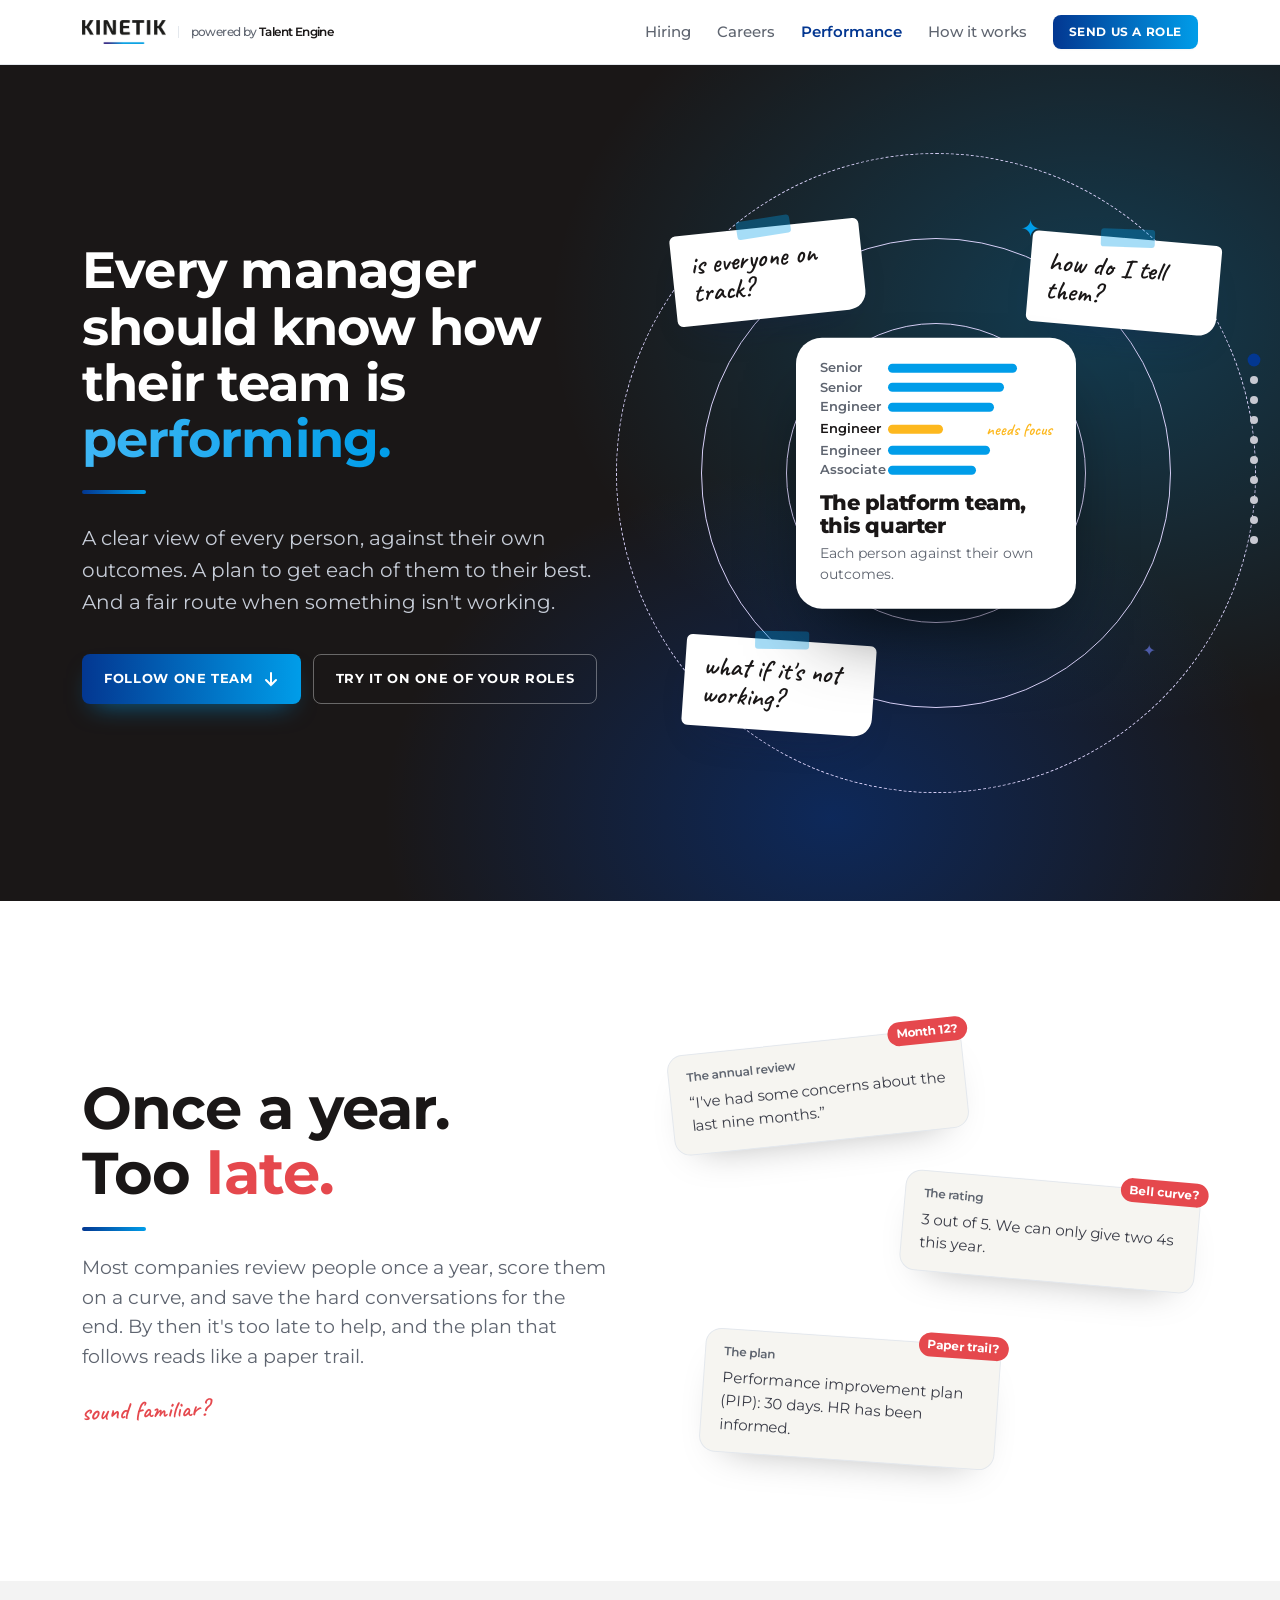
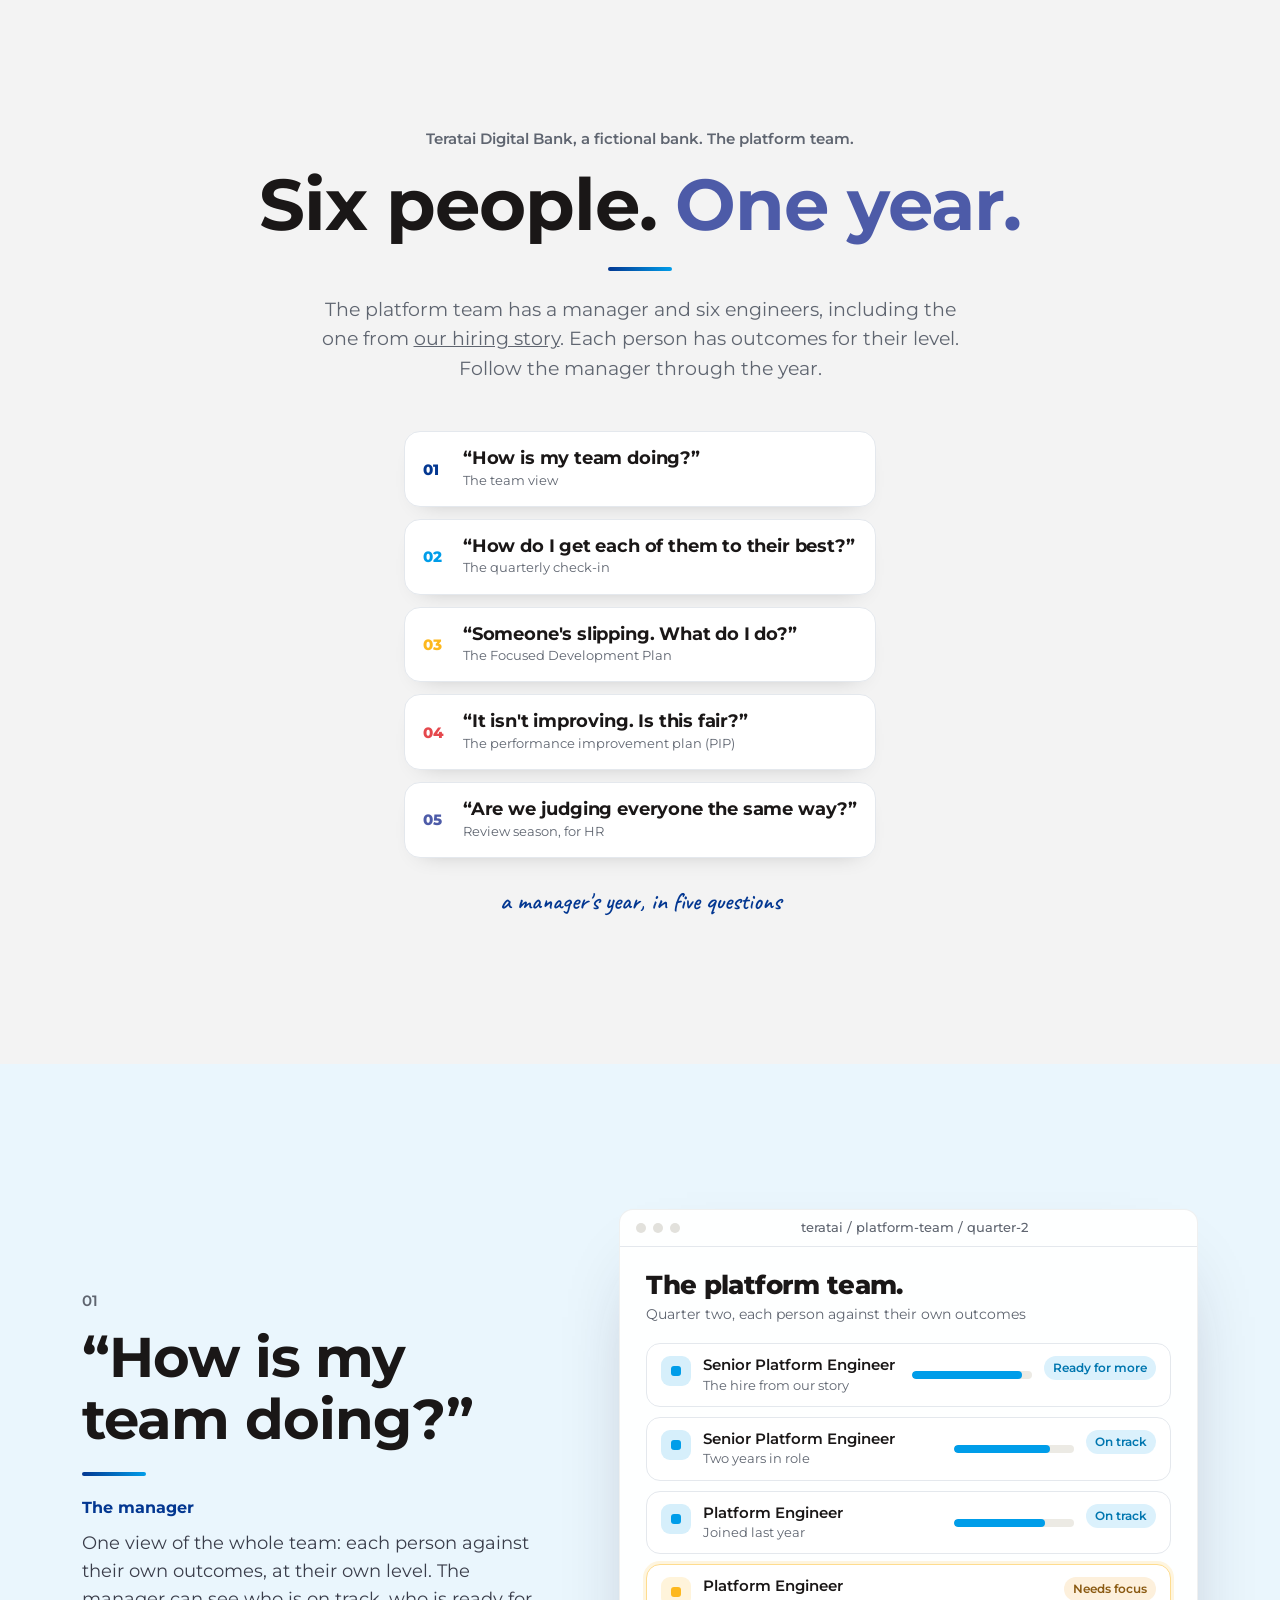
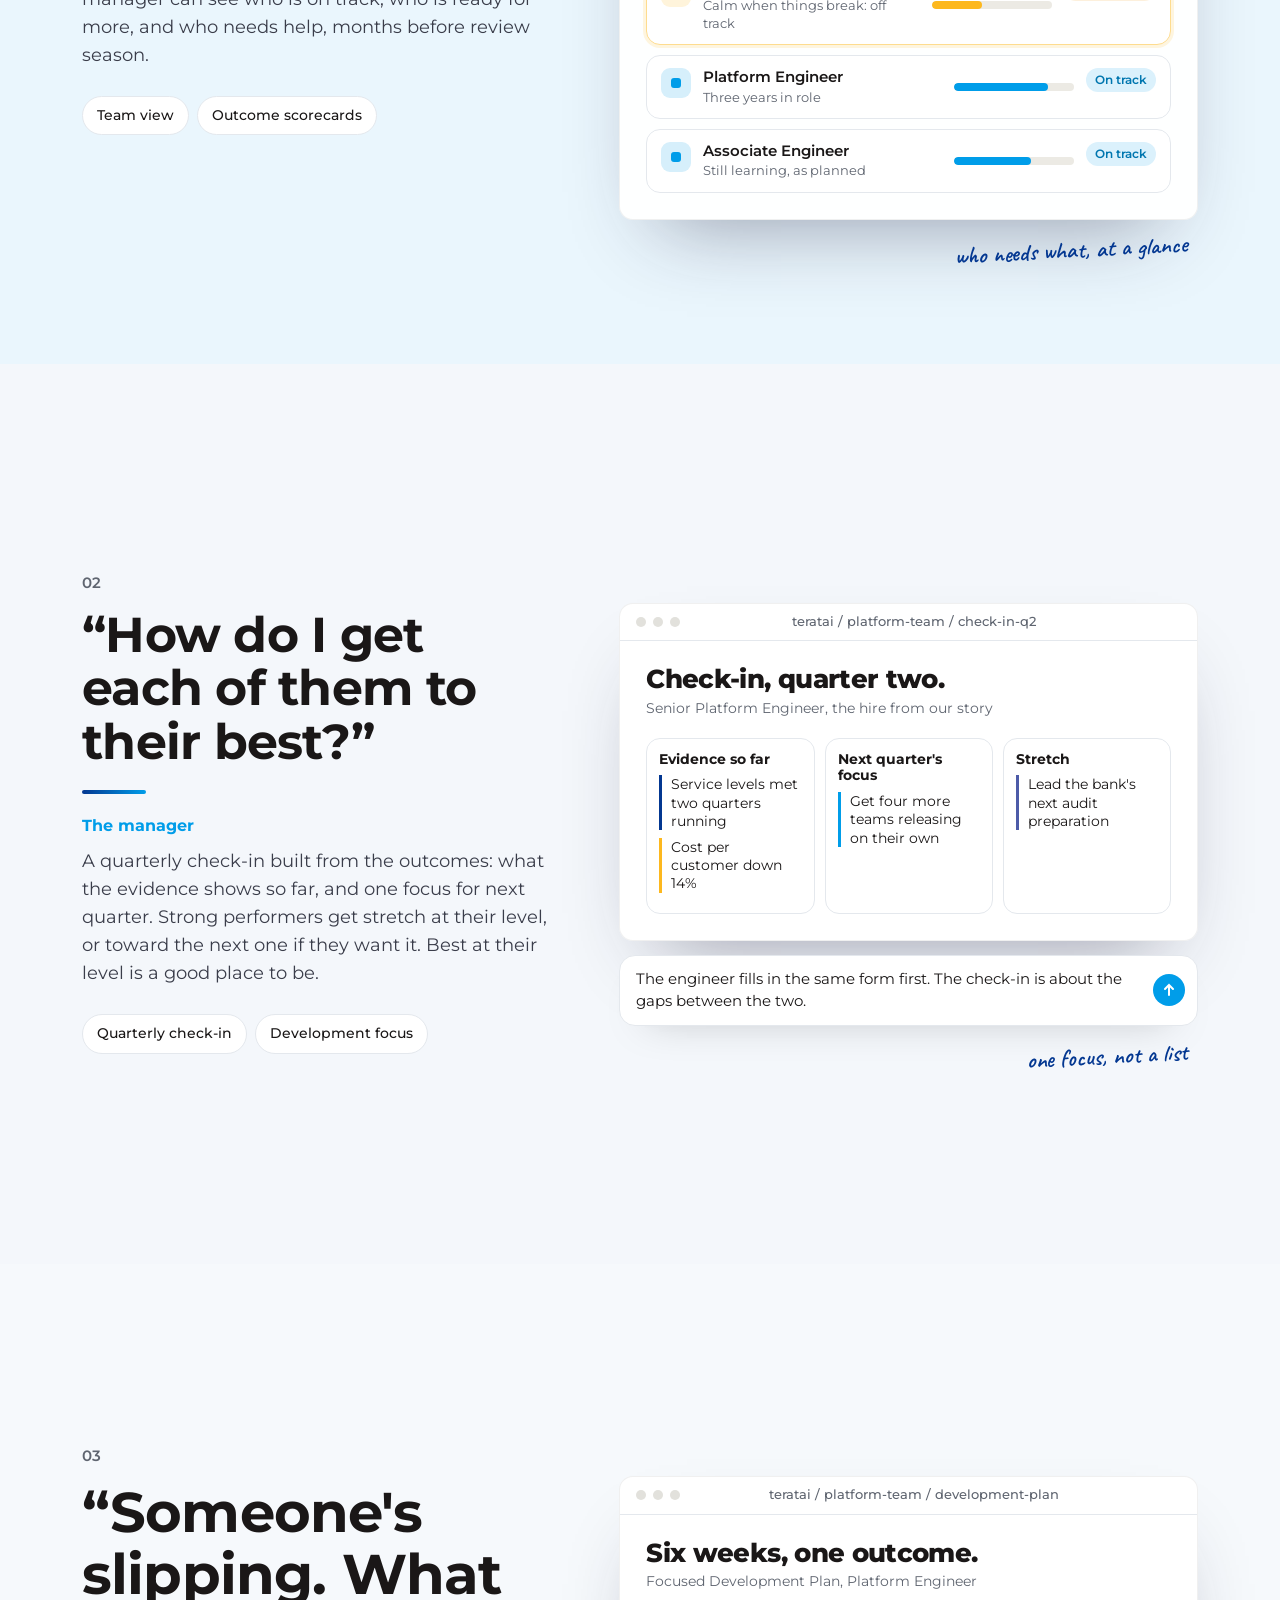
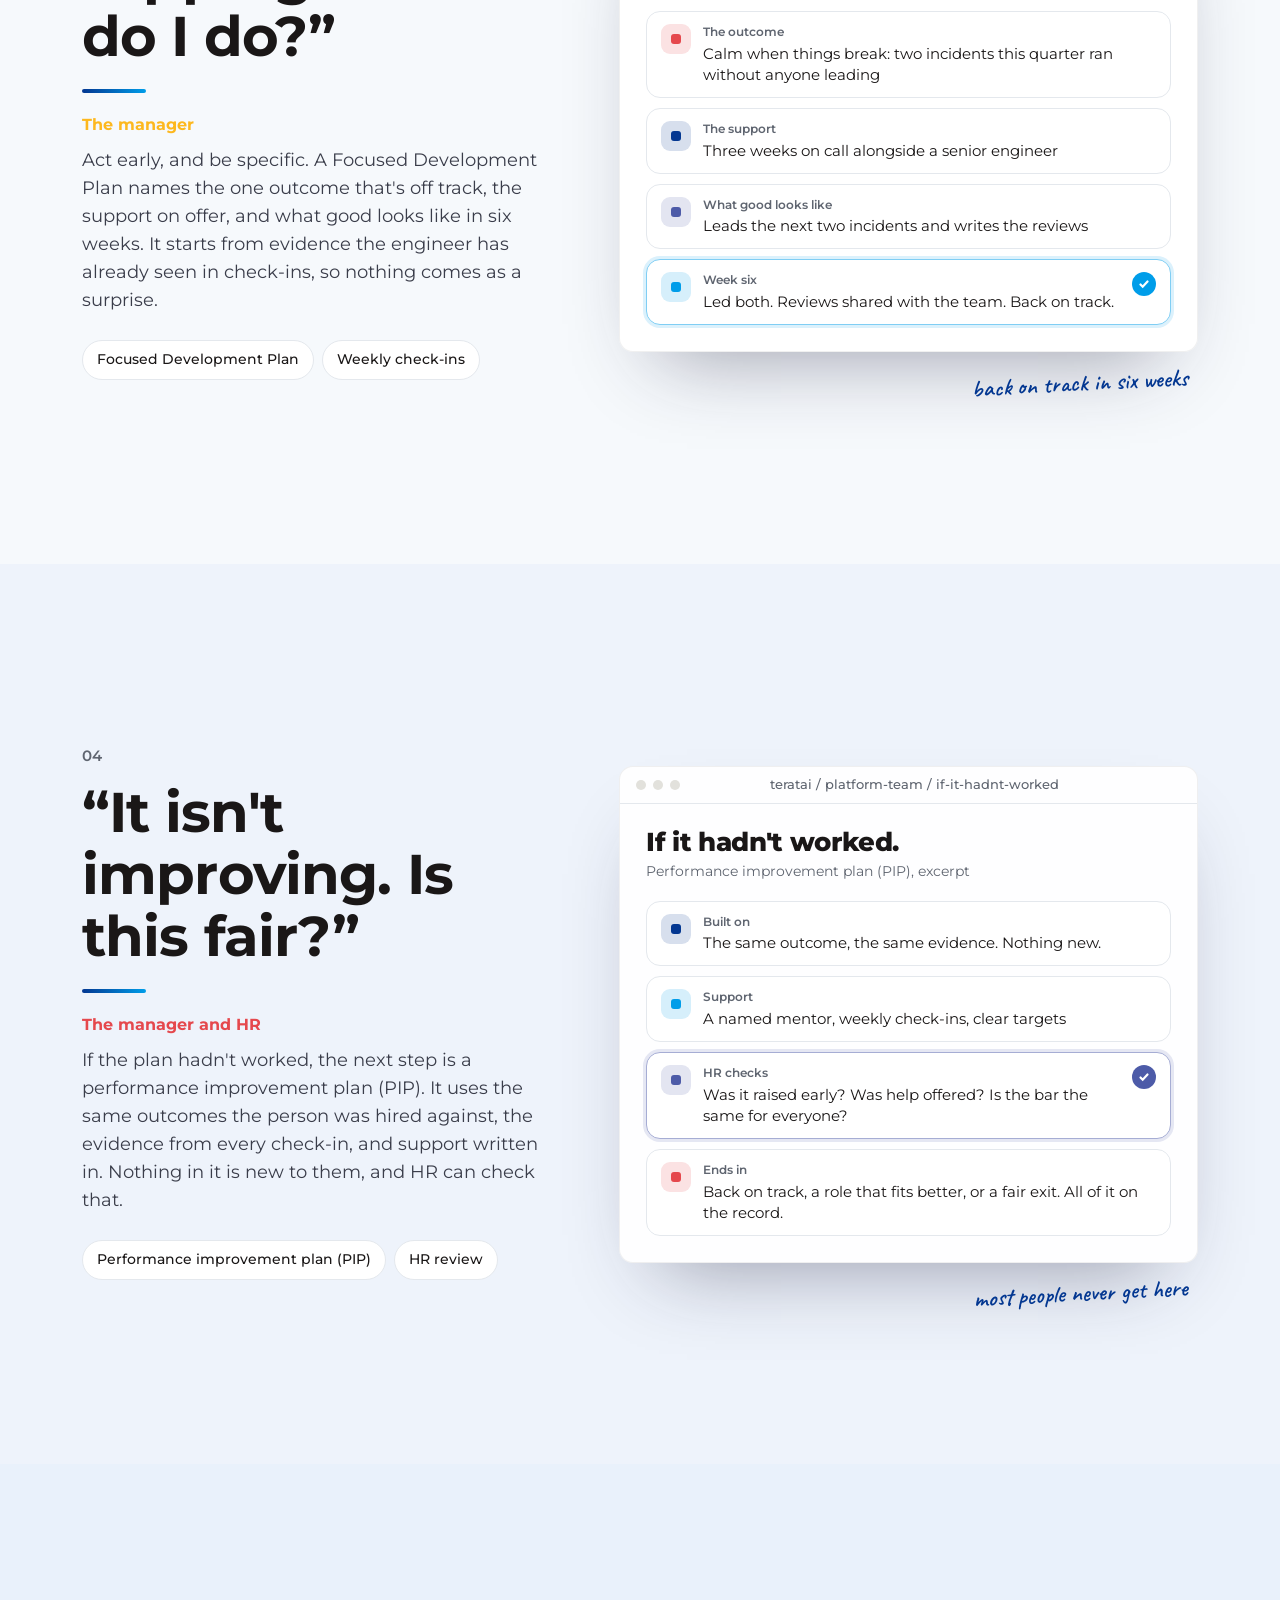
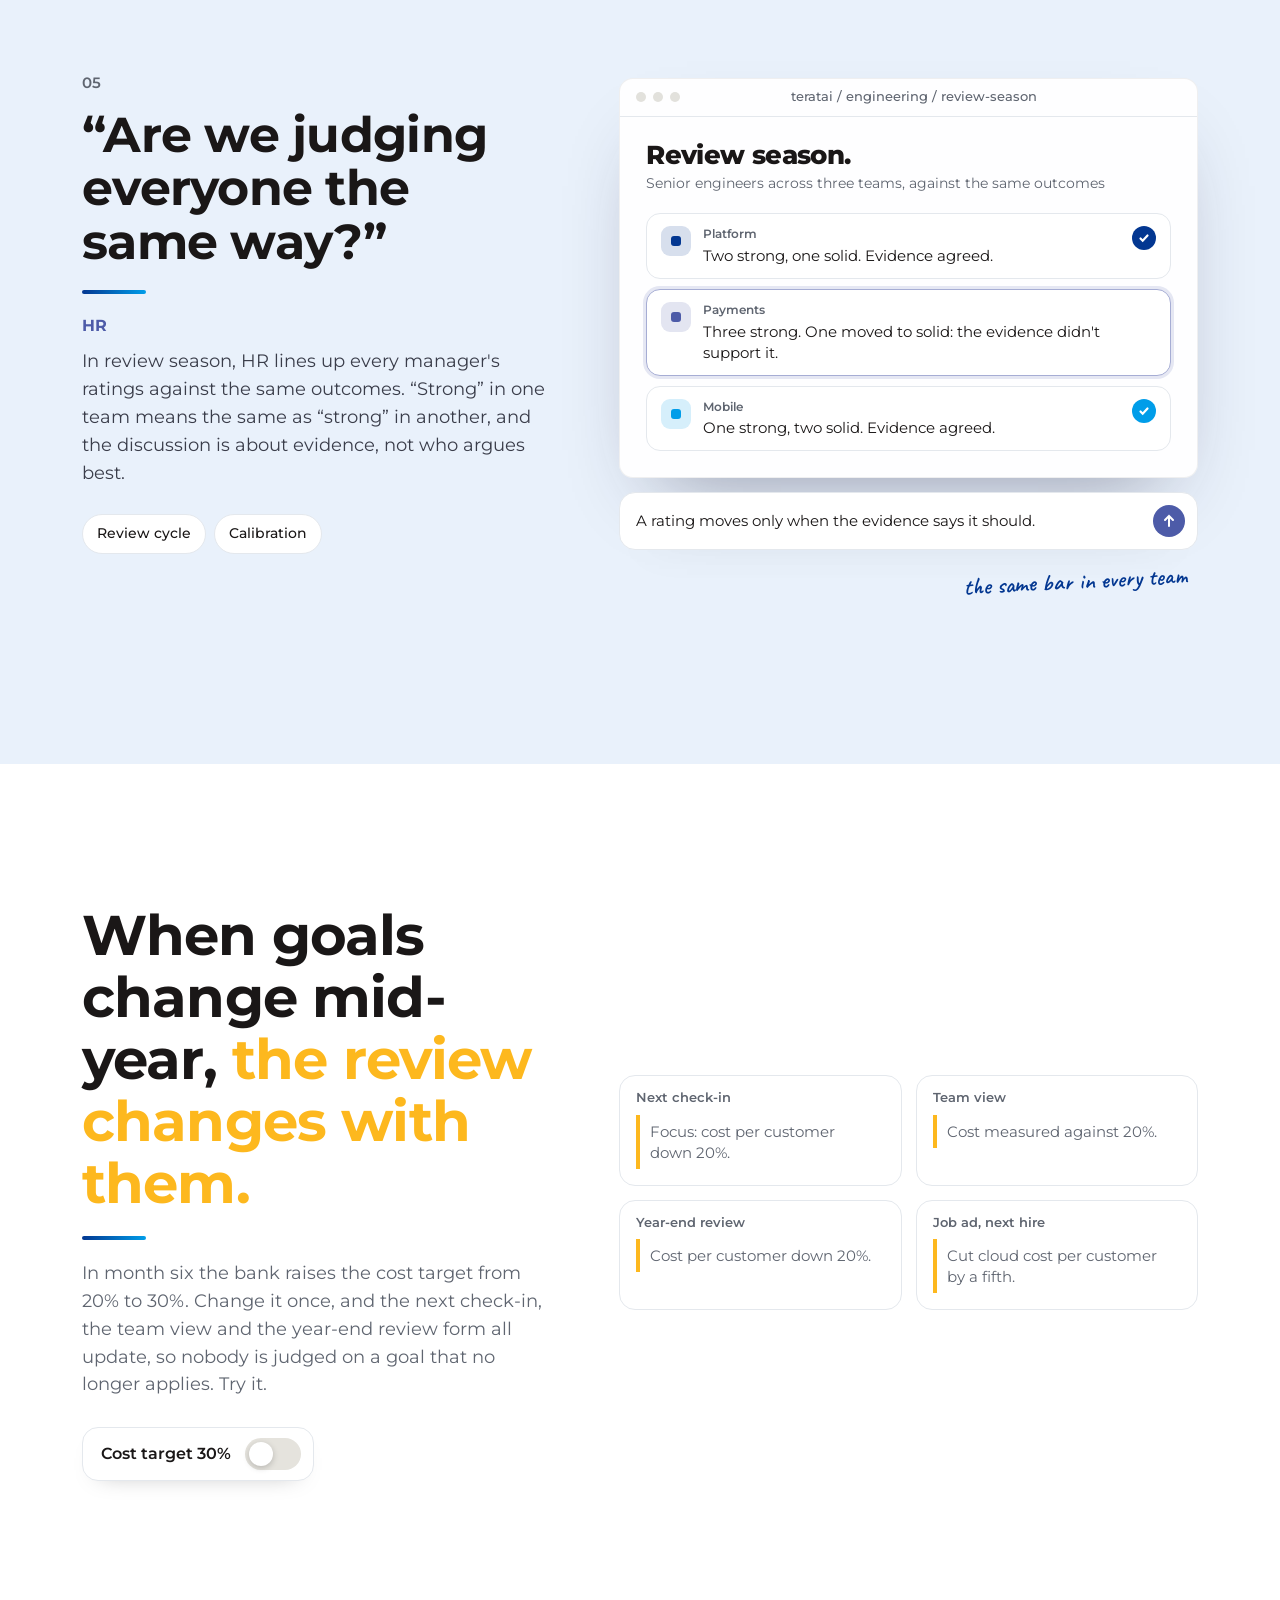
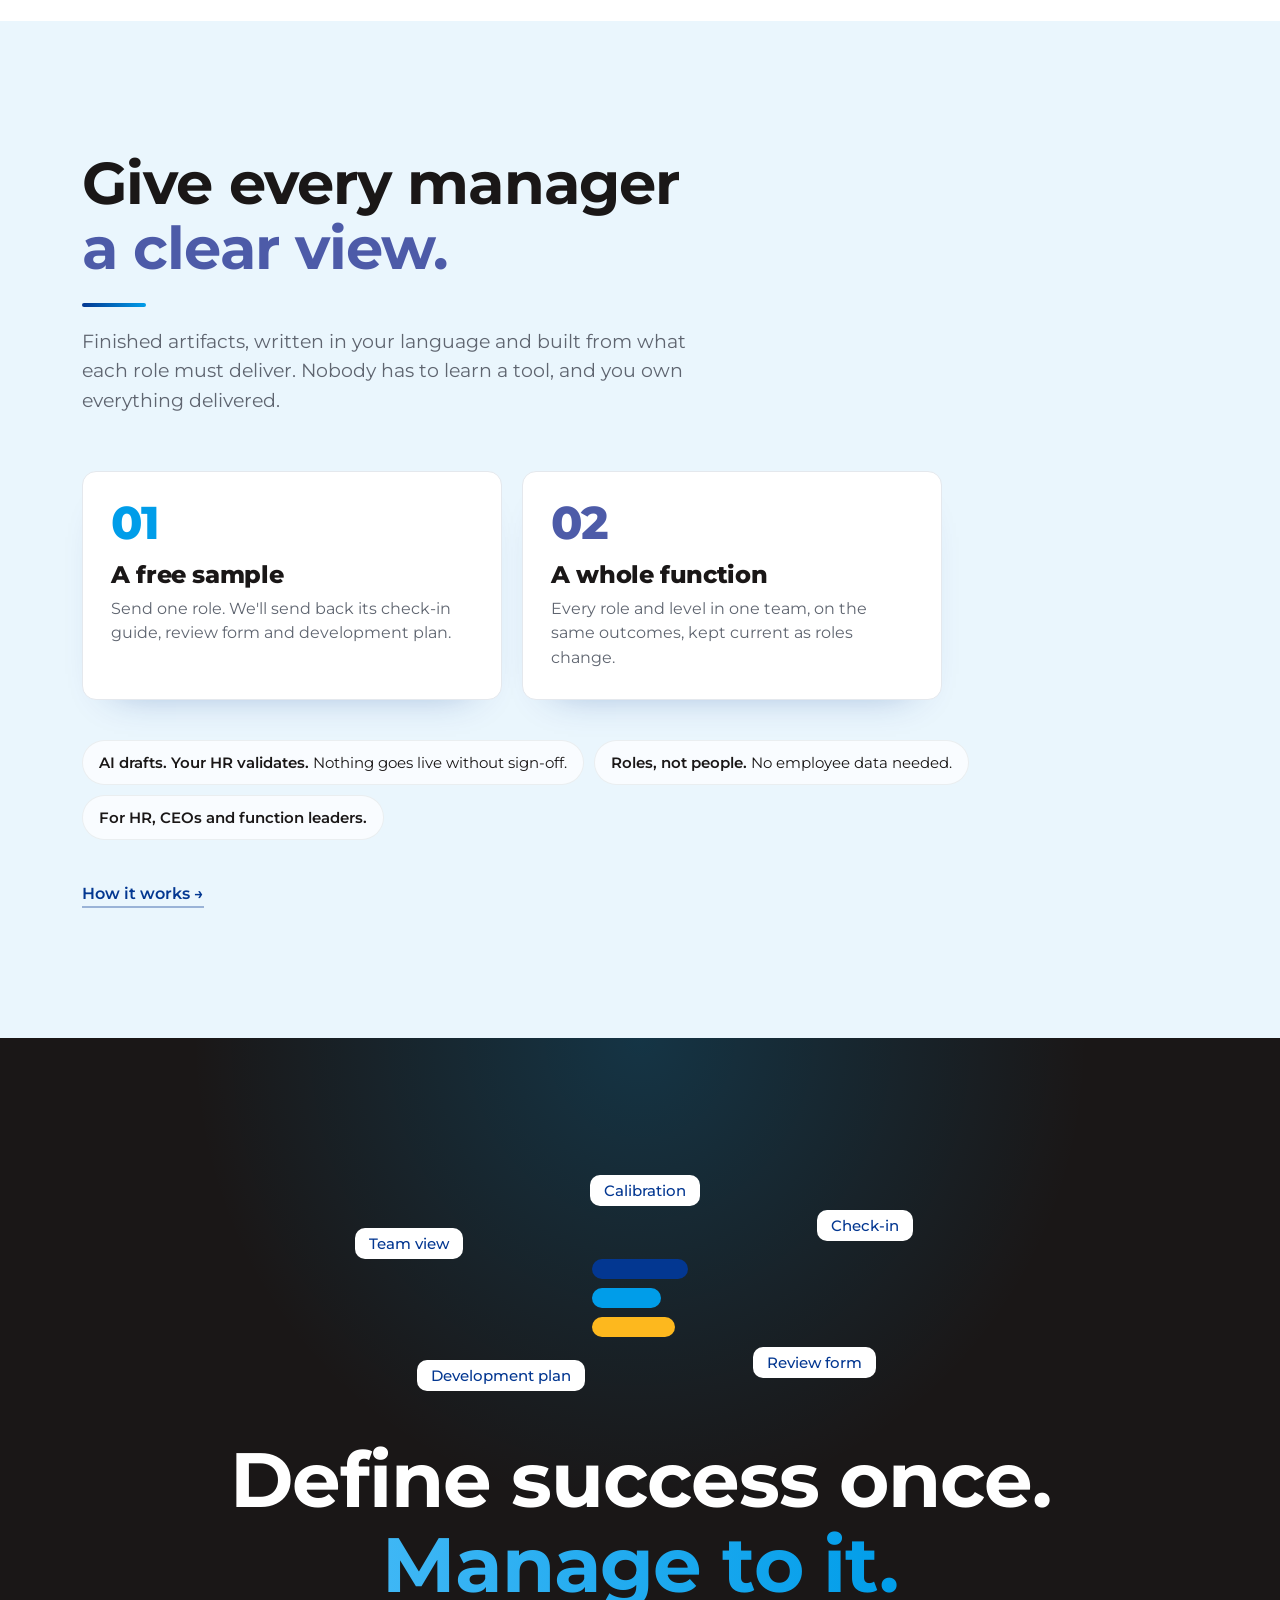
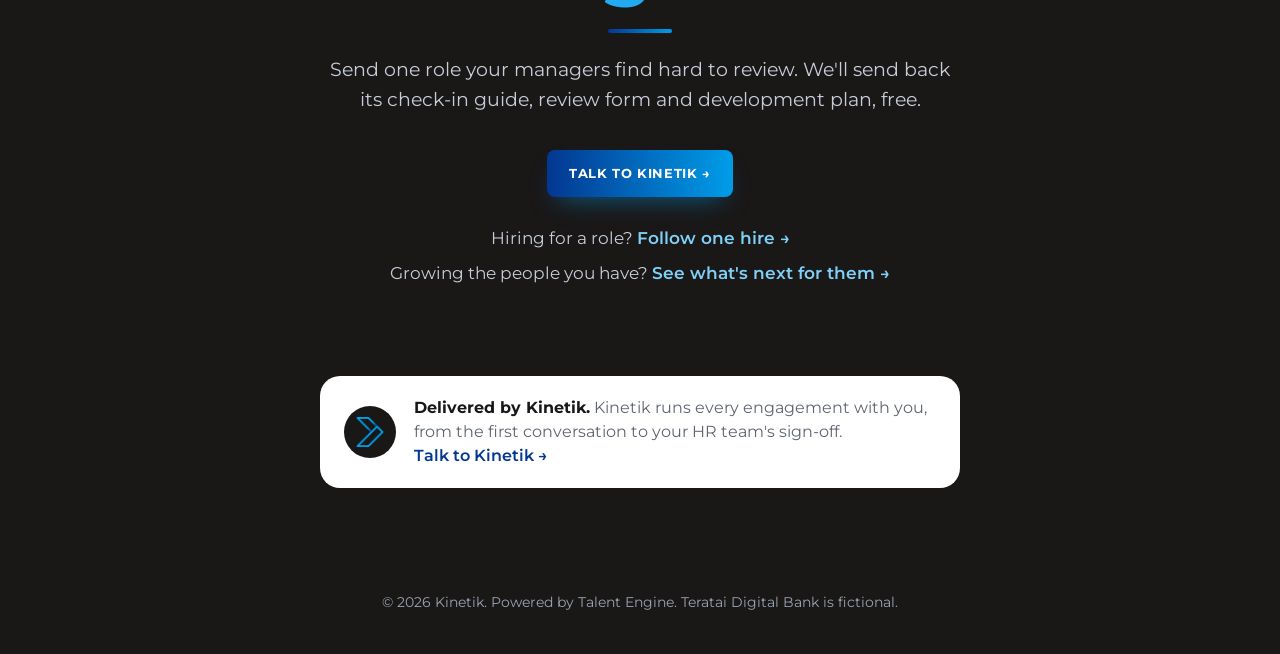
<file: performance.html>
<!doctype html>
<html lang="en">
<head>
<meta charset="utf-8">
<meta name="viewport" content="width=device-width, initial-scale=1">
<title>Kinetik · Talent Engine — Performance</title>
<meta name="description" content="Every manager should know how their team is performing. Talent Engine gives managers a clear view of every person, a plan for each of them, and a fair route when something isn't working.">
<meta property="og:title" content="Kinetik — every manager should know how their team is performing">
<meta property="og:description" content="Check-ins, development plans and reviews built from the same outcomes you hired against. No surprises in month twelve.">
<meta property="og:url" content="https://kinetik.talent-engine.app/performance">
<meta property="og:image" content="https://kinetik.talent-engine.app/kinetik-og-sm.png">
<meta property="og:image:width" content="200">
<meta property="og:image:height" content="200">
<meta property="og:site_name" content="Kinetik">
<meta property="og:type" content="website">
<link rel="icon" href="kinetik-icon.png">
<link rel="apple-touch-icon" href="kinetik-icon.png">
<link rel="preconnect" href="https://fonts.googleapis.com">
<link rel="preconnect" href="https://fonts.gstatic.com" crossorigin>
<link href="https://fonts.googleapis.com/css2?family=Inter+Tight:wght@700;800&family=Inter:wght@400;500;600&family=Caveat:wght@500;600&display=swap" rel="stylesheet">
<link href="https://fonts.googleapis.com/css2?family=Montserrat:wght@400;500;600;700&display=swap" rel="stylesheet">
<link rel="stylesheet" href="site.css">
<style>
/* performance page only */
.hero.pf{background:var(--p5)}
.hero.pf .ring{border-color:#d6cff6}
.hero.pf .core{width:280px}
.hero.pf h1{font-size:clamp(42px,5.2vw,76px)}
.team .row .t{min-width:0}
.tv{list-style:none;margin:0 0 14px;padding:0;display:grid;gap:7px}
.tv li{display:flex;align-items:center;gap:10px;font:600 12.5px/1 var(--sans);color:var(--soft)}
.tv li span{width:58px;flex:none}
.tv li i{height:9px;border-radius:5px;background:var(--c2);flex:none}
.tv li.warn i{background:var(--c4)}
.tv li.warn{color:var(--ink)}
.tv em{font:600 17px/1 var(--hand);font-style:normal;color:var(--c4);margin-left:auto;white-space:nowrap}
.team .row .t{display:flex;align-items:center;gap:12px}
.team .row .t .who2{flex:1}
.team .row .t .who2 b{display:block;font:600 14.5px/1.25 var(--sans)}
.team .row .t .who2 span{display:block;color:var(--soft);font-size:12.5px;margin-top:2px}
.team .bar2{width:120px;margin:0;flex:none}
.team .row.warn{--k:var(--c4)}
.step.in .team .row:nth-child(6){transition-delay:1.1s}
.plan .row .t small{color:var(--soft)}
.cal .row .t small{color:var(--soft)}
.cal .row .t s{color:var(--soft)}
@media (max-width:560px){
  .team .bar2{display:none}
  .team .status{font-size:11px;padding:5px 7px}
}
</style>
<link rel="stylesheet" href="kinetik.css">
<meta name="robots" content="noindex">
</head>
<body>

<header class="bar">
  <div class="wrap">
    <a class="logo kt" href="index.html"><img class="wm" src="kinetik-wordmark.png" alt="Kinetik" height="24"><span class="pw">powered by <b>Talent Engine</b></span></a>
    <nav><a href="index.html">Hiring</a><a href="careers.html">Careers</a><a href="performance.html" aria-current="page" class="here">Performance</a><a href="how-it-works.html">How it works</a><a class="pill-btn" href="https://www.letsgokinetik.com/contact-us/">Send us a role</a></nav>
  </div>
</header>

<ul class="rail" id="rail" aria-label="Sections">
  <li><a href="#top"><span>Start</span></a></li>
  <li><a href="#problem"><span>The problem</span></a></li>
  <li><a href="#question"><span>The team</span></a></li>
  <li class="k1"><a href="#p1"><span>01 Team view</span></a></li>
  <li class="k2"><a href="#p2"><span>02 Check-in</span></a></li>
  <li class="k4"><a href="#p3"><span>03 Development plan</span></a></li>
  <li class="k5"><a href="#p4"><span>04 If it hadn't worked</span></a></li>
  <li class="k3"><a href="#p5"><span>05 Review season</span></a></li>
  <li class="k4"><a href="#change"><span>Goals change</span></a></li>
  <li><a href="#start"><span>How to start</span></a></li>
</ul>

<main>
<section class="hero pf" id="top">
  <div class="wrap">
    <div>
      <h1>Every manager should know how their team is <span style="color:var(--c3)">performing.</span></h1>
      <p class="lines">A clear view of every person, against their own outcomes. <br>A plan to get each of them to their best. <br>And a fair route when something isn't working.</p>
      <div class="ctas">
        <a class="btn" href="#question">Follow one team <svg width="16" height="16" viewBox="0 0 16 16" fill="none" stroke="currentColor" stroke-width="2" stroke-linecap="round"><path d="M8 2v12M3 9l5 5 5-5"/></svg></a>
        <a class="btn ghost" href="#start">Try it on one of your roles</a>
      </div>
    </div>
    <div class="stage" aria-hidden="true">
      <div class="ring r3"></div><div class="ring r2"></div><div class="ring r1"></div>
      <div class="qn q1">is everyone on track?</div>
      <div class="qn q2">how do I tell them?</div>
      <div class="qn q3">what if it's not working?</div>
      <div class="core">
        <ul class="tv">
          <li><span>Senior</span><i style="width:56%"></i></li>
          <li><span>Senior</span><i style="width:50%"></i></li>
          <li><span>Engineer</span><i style="width:46%"></i></li>
          <li class="warn"><span>Engineer</span><i style="width:24%"></i><em>needs focus</em></li>
          <li><span>Engineer</span><i style="width:44%"></i></li>
          <li><span>Associate</span><i style="width:38%"></i></li>
        </ul>
        <b>The platform team, this quarter</b>
        <small>Each person against their own outcomes.</small>
      </div>
      <span class="spark" style="right:30%;top:3%">✦</span><span class="spark" style="right:8%;bottom:16%;color:var(--c3);font-size:16px">✦</span>
    </div>
  </div>
</section>

<section class="problem" id="problem">
  <div class="wrap">
    <div>
      <h2>Once a year.<br>Too <span style="color:var(--c5)">late.</span></h2>
      <p class="lead">Most companies review people once a year, score them on a curve, and save the hard conversations for the end. By then it's too late to help, and the plan that follows reads like a paper trail.</p>
      <span class="note">sound familiar?</span>
    </div>
    <div class="mess reveal" aria-hidden="true">
      <div class="scrap s1"><span class="q">Month 12?</span><b>The annual review</b><p>“I've had some concerns about the last nine months.”</p></div>
      <div class="scrap s2"><span class="q">Bell curve?</span><b>The rating</b><p>3 out of 5. We can only give two 4s this year.</p></div>
      <div class="scrap s3"><span class="q">Paper trail?</span><b>The plan</b><p>Performance improvement plan (PIP): 30 days. HR has been informed.</p></div>
    </div>
  </div>
</section>

<section class="question" id="question">
  <div class="wrap">
    <p class="eyebrow">Teratai Digital Bank, a fictional bank. The platform team.</p>
    <h2>Six people. <span style="color:var(--c3)">One year.</span></h2>
    <p>The platform team has a manager and six engineers, including the one from <a href="index.html#journey">our hiring story</a>. Each person has outcomes for their level. Follow the manager through the year.</p>
    <ol class="qs reveal outs">
      <li class="out k1"><span class="n">01</span><span><b>“How is my team doing?”</b><small>The team view</small></span></li>
      <li class="out k2"><span class="n">02</span><span><b>“How do I get each of them to their best?”</b><small>The quarterly check-in</small></span></li>
      <li class="out k4"><span class="n">03</span><span><b>“Someone's slipping. What do I do?”</b><small>The Focused Development Plan</small></span></li>
      <li class="out k5"><span class="n">04</span><span><b>“It isn't improving. Is this fair?”</b><small>The performance improvement plan (PIP)</small></span></li>
      <li class="out k3"><span class="n">05</span><span><b>“Are we judging everyone the same way?”</b><small>Review season, for HR</small></span></li>
    </ol>
    <span class="note">a manager's year, in five questions</span>
  </div>
</section>

<div id="journey">

<section class="step k1" id="p1" style="--pb:var(--p1)">
  <div class="wrap">
    <div>
      <div class="num">01</div>
      <h2>“How is my team doing?”</h2>
      <span class="who">The manager</span>
      <p class="copy">One view of the whole team: each person against their own outcomes, at their own level. The manager can see who is on track, who is ready for more, and who needs help, months before review season.</p>
      <ul class="tags"><li>Team view</li><li>Outcome scorecards</li></ul>
    </div>
    <div class="mockcol">
      <div class="win">
        <div class="chrome"><i></i><i></i><i></i><span>teratai / platform-team / quarter-2</span></div>
        <div class="body">
          <h3>The platform team.</h3>
          <p class="sub">Quarter two, each person against their own outcomes</p>
          <ul class="rows team">
            <li class="row k2"><span class="tag"></span><span class="t"><span class="who2"><b>Senior Platform Engineer</b><span>The hire from our story</span></span><div class="bar2"><i style="--w:92%"></i></div></span><span class="status">Ready for more</span></li>
            <li class="row k2"><span class="tag"></span><span class="t"><span class="who2"><b>Senior Platform Engineer</b><span>Two years in role</span></span><div class="bar2"><i style="--w:80%"></i></div></span><span class="status">On track</span></li>
            <li class="row k2"><span class="tag"></span><span class="t"><span class="who2"><b>Platform Engineer</b><span>Joined last year</span></span><div class="bar2"><i style="--w:76%"></i></div></span><span class="status">On track</span></li>
            <li class="row warn sel"><span class="tag"></span><span class="t"><span class="who2"><b>Platform Engineer</b><span>Calm when things break: off track</span></span><div class="bar2"><i style="--w:42%"></i></div></span><span class="status close">Needs focus</span></li>
            <li class="row k2"><span class="tag"></span><span class="t"><span class="who2"><b>Platform Engineer</b><span>Three years in role</span></span><div class="bar2"><i style="--w:78%"></i></div></span><span class="status">On track</span></li>
            <li class="row k2"><span class="tag"></span><span class="t"><span class="who2"><b>Associate Engineer</b><span>Still learning, as planned</span></span><div class="bar2"><i style="--w:64%"></i></div></span><span class="status">On track</span></li>
          </ul>
        </div>
      </div>
      <span class="note">who needs what, at a glance</span>
    </div>
  </div>
</section>

<section class="step k2" id="p2" style="--pb:var(--p2)">
  <div class="wrap">
    <div>
      <div class="num">02</div>
      <h2 class="long">“How do I get each of them to their best?”</h2>
      <span class="who">The manager</span>
      <p class="copy">A quarterly check-in built from the outcomes: what the evidence shows so far, and one focus for next quarter. Strong performers get stretch at their level, or toward the next one if they want it. Best at their level is a good place to be.</p>
      <ul class="tags"><li>Quarterly check-in</li><li>Development focus</li></ul>
    </div>
    <div class="mockcol">
      <div class="win">
        <div class="chrome"><i></i><i></i><i></i><span>teratai / platform-team / check-in-q2</span></div>
        <div class="body">
          <h3>Check-in, quarter two.</h3>
          <p class="sub">Senior Platform Engineer, the hire from our story</p>
          <div class="cols">
            <div class="col"><b>Evidence so far</b><p class="k1">Service levels met two quarters running</p><p class="k4">Cost per customer down 14%</p></div>
            <div class="col"><b>Next quarter's focus</b><p class="k2">Get four more teams releasing on their own</p></div>
            <div class="col"><b>Stretch</b><p class="k3">Lead the bank's next audit preparation</p></div>
          </div>
        </div>
      </div>
      <div class="prompt k2"><span>The engineer fills in the same form first. The check-in is about the gaps between the two.</span><span class="send"><svg width="14" height="14" viewBox="0 0 14 14" fill="none" stroke="#fff" stroke-width="2" stroke-linecap="round"><path d="M7 12V2M3 6l4-4 4 4"/></svg></span></div>
      <span class="note">one focus, not a list</span>
    </div>
  </div>
</section>

<section class="step k4" id="p3" style="--pb:var(--p4)">
  <div class="wrap">
    <div>
      <div class="num">03</div>
      <h2>“Someone's slipping. What do I do?”</h2>
      <span class="who">The manager</span>
      <p class="copy">Act early, and be specific. A Focused Development Plan names the one outcome that's off track, the support on offer, and what good looks like in six weeks. It starts from evidence the engineer has already seen in check-ins, so nothing comes as a surprise.</p>
      <ul class="tags"><li>Focused Development Plan</li><li>Weekly check-ins</li></ul>
    </div>
    <div class="mockcol">
      <div class="win">
        <div class="chrome"><i></i><i></i><i></i><span>teratai / platform-team / development-plan</span></div>
        <div class="body">
          <h3>Six weeks, one outcome.</h3>
          <p class="sub">Focused Development Plan, Platform Engineer</p>
          <ul class="rows plan">
            <li class="row k5"><span class="tag"></span><span class="t"><small>The outcome</small>Calm when things break: two incidents this quarter ran without anyone leading</span></li>
            <li class="row k1"><span class="tag"></span><span class="t"><small>The support</small>Three weeks on call alongside a senior engineer</span></li>
            <li class="row k3"><span class="tag"></span><span class="t"><small>What good looks like</small>Leads the next two incidents and writes the reviews</span></li>
            <li class="row k2 sel"><span class="tag"></span><span class="t"><small>Week six</small>Led both. Reviews shared with the team. Back on track.</span><span class="ok"><svg width="12" height="12" viewBox="0 0 12 12" fill="none" stroke="#fff" stroke-width="2.2" stroke-linecap="round"><path d="M2.5 6.5l2.2 2.2L9.5 3.5"/></svg></span></li>
          </ul>
        </div>
      </div>
      <span class="note">back on track in six weeks</span>
    </div>
  </div>
</section>

<section class="step k5" id="p4" style="--pb:var(--p3)">
  <div class="wrap">
    <div>
      <div class="num">04</div>
      <h2>“It isn't improving. Is this fair?”</h2>
      <span class="who">The manager and HR</span>
      <p class="copy">If the plan hadn't worked, the next step is a performance improvement plan (PIP). It uses the same outcomes the person was hired against, the evidence from every check-in, and support written in. Nothing in it is new to them, and HR can check that.</p>
      <ul class="tags"><li>Performance improvement plan (PIP)</li><li>HR review</li></ul>
    </div>
    <div class="mockcol">
      <div class="win">
        <div class="chrome"><i></i><i></i><i></i><span>teratai / platform-team / if-it-hadnt-worked</span></div>
        <div class="body">
          <h3>If it hadn't worked.</h3>
          <p class="sub">Performance improvement plan (PIP), excerpt</p>
          <ul class="rows plan">
            <li class="row k1"><span class="tag"></span><span class="t"><small>Built on</small>The same outcome, the same evidence. Nothing new.</span></li>
            <li class="row k2"><span class="tag"></span><span class="t"><small>Support</small>A named mentor, weekly check-ins, clear targets</span></li>
            <li class="row k3 sel"><span class="tag"></span><span class="t"><small>HR checks</small>Was it raised early? Was help offered? Is the bar the same for everyone?</span><span class="ok"><svg width="12" height="12" viewBox="0 0 12 12" fill="none" stroke="#fff" stroke-width="2.2" stroke-linecap="round"><path d="M2.5 6.5l2.2 2.2L9.5 3.5"/></svg></span></li>
            <li class="row k5"><span class="tag"></span><span class="t"><small>Ends in</small>Back on track, a role that fits better, or a fair exit. All of it on the record.</span></li>
          </ul>
        </div>
      </div>
      <span class="note">most people never get here</span>
    </div>
  </div>
</section>

<section class="step k3" id="p5" style="--pb:var(--p5)">
  <div class="wrap">
    <div>
      <div class="num">05</div>
      <h2 class="long">“Are we judging everyone the same way?”</h2>
      <span class="who">HR</span>
      <p class="copy">In review season, HR lines up every manager's ratings against the same outcomes. “Strong” in one team means the same as “strong” in another, and the discussion is about evidence, not who argues best.</p>
      <ul class="tags"><li>Review cycle</li><li>Calibration</li></ul>
    </div>
    <div class="mockcol">
      <div class="win">
        <div class="chrome"><i></i><i></i><i></i><span>teratai / engineering / review-season</span></div>
        <div class="body">
          <h3>Review season.</h3>
          <p class="sub">Senior engineers across three teams, against the same outcomes</p>
          <ul class="rows cal">
            <li class="row k1"><span class="tag"></span><span class="t"><small>Platform</small>Two strong, one solid. Evidence agreed.</span><span class="ok"><svg width="12" height="12" viewBox="0 0 12 12" fill="none" stroke="#fff" stroke-width="2.2" stroke-linecap="round"><path d="M2.5 6.5l2.2 2.2L9.5 3.5"/></svg></span></li>
            <li class="row k3 sel"><span class="tag"></span><span class="t"><small>Payments</small>Three strong. One moved to solid: the evidence didn't support it.</span></li>
            <li class="row k2"><span class="tag"></span><span class="t"><small>Mobile</small>One strong, two solid. Evidence agreed.</span><span class="ok"><svg width="12" height="12" viewBox="0 0 12 12" fill="none" stroke="#fff" stroke-width="2.2" stroke-linecap="round"><path d="M2.5 6.5l2.2 2.2L9.5 3.5"/></svg></span></li>
          </ul>
        </div>
      </div>
      <div class="prompt k3"><span>A rating moves only when the evidence says it should.</span><span class="send"><svg width="14" height="14" viewBox="0 0 14 14" fill="none" stroke="#fff" stroke-width="2" stroke-linecap="round"><path d="M7 12V2M3 6l4-4 4 4"/></svg></span></div>
      <span class="note">the same bar in every team</span>
    </div>
  </div>
</section>
</div>

<section class="change" id="change">
  <div class="wrap">
    <div>
      <h2>When goals change mid-year, <span style="color:var(--c4)">the review changes with them.</span></h2>
      <p>In month six the bank raises the cost target from 20% to 30%. Change it once, and the next check-in, the team view and the year-end review form all update, so nobody is judged on a goal that no longer applies. Try it.</p>
      <button class="switch" type="button" id="switch" aria-pressed="false">Cost target 30% <span class="knob"></span></button>
    </div>
    <div class="minis" aria-live="polite">
      <div class="mini"><b>Next check-in</b><p>Focus: cost per customer down <span class="was">20%</span><span class="alt">30%</span>.</p></div>
      <div class="mini"><b>Team view</b><p>Cost measured against <span class="was">20%</span><span class="alt">30% from month six</span>.</p></div>
      <div class="mini"><b>Year-end review</b><p><span class="was">Cost per customer down 20%.</span><span class="alt">Down 20% to month six, 30% after.</span></p></div>
      <div class="mini"><b>Job ad, next hire</b><p>Cut cloud cost per customer by <span class="was">a fifth</span><span class="alt">a third</span>.</p></div>
    </div>
  </div>
</section>

<section class="offer" id="start">
  <div class="wrap">
    <h2>Give every manager <span style="color:var(--c3)">a clear view.</span></h2>
    <p class="lead">Finished artifacts, written in your language and built from what each role must deliver. Nobody has to learn a tool, and you own everything delivered.</p>
    <ol class="steps3 steps2">
      <li class="k2"><div class="n">01</div><h3>A free sample</h3><p>Send one role. We'll send back its check-in guide, review form and development plan.</p></li>
      <li class="k3"><div class="n">02</div><h3>A whole function</h3><p>Every role and level in one team, on the same outcomes, kept current as roles change.</p></li>
    </ol>
    <ul class="promise">
      <li><b>AI drafts. Your HR validates.</b> Nothing goes live without sign-off.</li>
      <li><b>Roles, not people.</b> No employee data needed.</li>
      <li><b>For HR, CEOs and function leaders.</b></li>
    </ul>
    <a class="more k1" href="how-it-works.html">How it works →</a>
  </div>
</section>

<section class="close">
  <div class="wrap">
    <div class="cloud" aria-hidden="true">
      <span class="chipf f1">Team view</span><span class="chipf f2">Check-in</span><span class="chipf f3">Development plan</span><span class="chipf f4">Review form</span><span class="chipf f5">Calibration</span>
      <div class="logo-big"><i class="k1" style="width:100%"></i><i class="k2" style="width:72%"></i><i class="k4" style="width:86%"></i></div>
    </div>
    <h2>Define success once.<br><span style="color:var(--c3)">Manage to it.</span></h2>
    <p>Send one role your managers find hard to review. We'll send back its check-in guide, review form and development plan, free.</p>
    <div class="ctas"><a class="btn" href="https://www.letsgokinetik.com/contact-us/">Talk to Kinetik →</a></div>
    <p class="cross">Hiring for a role? <a href="index.html#journey">Follow one hire →</a></p>
    <p class="cross" style="margin-top:8px!important">Growing the people you have? <a href="careers.html">See what's next for them →</a></p>
    <div class="byline kt-close"><span class="av" aria-hidden="true"><img src="kinetik-logo.png" alt=""></span><p><b>Delivered by Kinetik.</b> Kinetik runs every engagement with you, from the first conversation to your HR team's sign-off. <a href="https://www.letsgokinetik.com/contact-us/">Talk to Kinetik →</a></p></div>
  </div>
</section>
</main>
<footer>© 2026 Kinetik. Powered by Talent Engine. Teratai Digital Bank is fictional.</footer>
<script src="site.js"></script>
</body>
</html>
</file>
<file: site.css>
:root{
  --bg:#fbfaf7; --ink:#141414; --soft:#5b5e6b; --line:#e7e5df; --white:#fff;
  --blue:#2457e6;
  --c1:#2457e6; --c2:#12a594; --c3:#7c4dff; --c4:#f39a1e; --c5:#ef476f;
  --p1:#e8eefe; --p2:#e3f4ef; --p3:#f6e6f1; --p4:#fdf0dc; --p5:#ece8fd; --p6:#eaf3e4;
  --display:"Inter Tight",system-ui,sans-serif;
  --sans:"Inter",system-ui,-apple-system,"Segoe UI",sans-serif;
  --hand:"Caveat",cursive;
  --ease:cubic-bezier(.2,.8,.2,1);
}
*{box-sizing:border-box}
html{-webkit-text-size-adjust:100%;scroll-behavior:smooth}
body{margin:0;background:var(--bg);color:var(--ink);font:400 17px/1.55 var(--sans)}
a{color:inherit}
:focus-visible{outline:3px solid var(--blue);outline-offset:3px;border-radius:6px}
.wrap{max-width:1180px;margin:0 auto;padding:0 32px}
h1,h2,h3{font-family:var(--display);margin:0;letter-spacing:-.03em;line-height:1.02}
.k1{--k:var(--c1)}.k2{--k:var(--c2)}.k3{--k:var(--c3)}.k4{--k:var(--c4)}.k5{--k:var(--c5)}
.blue{color:var(--blue)}

.bar{position:sticky;top:0;z-index:20;background:color-mix(in srgb,var(--bg) 86%,transparent);backdrop-filter:blur(10px);-webkit-backdrop-filter:blur(10px);border-bottom:1px solid var(--line)}
.bar .wrap{display:flex;align-items:center;justify-content:space-between;height:64px}
.logo{display:flex;align-items:center;gap:10px;font:800 20px/1 var(--display);letter-spacing:-.03em;text-decoration:none}
.logo svg{width:28px;height:28px}
.bar nav{display:flex;gap:26px;align-items:center;font-size:15px;font-weight:500}
.bar nav a{text-decoration:none;color:var(--soft)}
.bar nav a:hover{color:var(--ink)}
.pill-btn{display:inline-flex;align-items:center;gap:8px;border:1px solid var(--line);background:#fff;border-radius:10px;padding:9px 14px;font:600 14px/1 var(--sans);color:var(--ink)!important;text-decoration:none;box-shadow:0 1px 2px rgba(0,0,0,.04)}
.btn{display:inline-flex;align-items:center;gap:10px;background:var(--blue);color:#fff;text-decoration:none;font:600 17px/1 var(--sans);padding:18px 26px;border-radius:14px;box-shadow:0 10px 24px -10px rgba(36,87,230,.6);border:0;cursor:pointer}
.btn.ghost{background:#fff;color:var(--ink);box-shadow:0 1px 2px rgba(0,0,0,.06);border:1px solid var(--line)}

.hero{background:var(--p1);position:relative;overflow:hidden}
.hero .wrap{display:grid;grid-template-columns:1.05fr 1fr;gap:40px;align-items:center;min-height:calc(100vh - 64px);padding-top:40px;padding-bottom:60px}
.hero h1{font-size:clamp(46px,6.4vw,92px);font-weight:800}
.hero .lines{font-size:20px;color:#3a3d4a;margin:28px 0 36px;line-height:1.6}
.hero .ctas{display:flex;gap:12px;flex-wrap:wrap}
.stage{position:relative;height:560px}
.ring{position:absolute;left:50%;top:50%;border:1.5px solid #c9d4f6;border-radius:50%;transform:translate(-50%,-50%)}
.ring.r1{width:300px;height:300px}.ring.r2{width:470px;height:470px}.ring.r3{width:640px;height:640px;border-style:dashed}
.tile{position:absolute;background:#fff;border-radius:22px;box-shadow:0 24px 50px -24px rgba(20,30,80,.35);padding:18px 18px 16px;animation:float 6s ease-in-out infinite}
.tile .ic{width:30px;height:30px;border-radius:9px;display:grid;place-items:center;margin-bottom:12px;color:#fff;font:700 15px/1 var(--display)}
.tile b{display:block;font:700 16px/1.2 var(--display);letter-spacing:-.01em}
.tile small{display:block;color:var(--soft);font-size:12.5px;margin-top:3px}
.tile i{display:block;height:7px;border-radius:4px;margin-top:8px;background:var(--k)}
.t1{left:2%;top:10%;width:200px;background:#fde7c8;transform:rotate(-7deg);--r:-7deg}
.t2{right:-6%;top:12%;width:190px;transform:rotate(6deg);--r:6deg;animation-delay:-2s}
.t3{left:6%;bottom:6%;width:180px;background:#f9dbe8;transform:rotate(5deg);--r:5deg;animation-delay:-4s}
.t4{right:6%;bottom:2%;width:190px;background:#d9f1e8;transform:rotate(-5deg);--r:-5deg;animation-delay:-1s}
.core{position:absolute;left:50%;top:50%;width:250px;transform:translate(-50%,-50%);background:#fff;border-radius:26px;padding:24px;box-shadow:0 34px 70px -30px rgba(20,30,80,.5);text-align:left;z-index:2}
.core .mark{display:flex;flex-direction:column;gap:6px;margin-bottom:16px}
.core .mark i{height:10px;border-radius:5px;background:var(--k);transform-origin:0 50%;animation:grow 1s var(--ease) both}
.core .mark i:nth-child(1){width:86%;animation-delay:.3s}.core .mark i:nth-child(2){width:64%;animation-delay:.42s}.core .mark i:nth-child(3){width:76%;animation-delay:.54s}.core .mark i:nth-child(4){width:52%;animation-delay:.66s}.core .mark i:nth-child(5){width:70%;animation-delay:.78s}
.core b{display:block;font:800 21px/1.1 var(--display);letter-spacing:-.02em}
.core small{display:block;color:var(--soft);font-size:13.5px;margin-top:6px}
.note{font:600 24px/1.1 var(--hand);color:#4b5bb5;position:absolute;white-space:nowrap}
.hero .note{left:30%;bottom:-6px;transform:rotate(-3deg)}
.spark{position:absolute;color:var(--c4);font-size:24px}
@keyframes float{0%,100%{transform:translateY(0) rotate(var(--r))}50%{transform:translateY(-12px) rotate(var(--r))}}
@keyframes grow{from{transform:scaleX(0)}to{transform:scaleX(1)}}
.hero h1,.hero .lines,.hero .ctas{animation:rise .9s var(--ease) both}
.hero .lines{animation-delay:.1s}.hero .ctas{animation-delay:.2s}
.stage{animation:rise 1s var(--ease) .15s both}
@keyframes rise{from{opacity:0;transform:translateY(24px)}to{opacity:1;transform:none}}

.rail{position:fixed;right:22px;top:50%;transform:translateY(-50%);z-index:15;display:flex;flex-direction:column;gap:12px;list-style:none;margin:0;padding:0}
.rail a{display:block;width:8px;height:8px;border-radius:50%;background:#c8c9d2;transition:transform .3s var(--ease),background .3s ease}
.rail a.on{background:var(--k,var(--blue));transform:scale(1.6)}
.rail a span{position:absolute;right:20px;top:50%;transform:translateY(-50%);white-space:nowrap;font:600 12px/1 var(--sans);background:var(--ink);color:#fff;padding:6px 8px;border-radius:6px;opacity:0;pointer-events:none;transition:opacity .2s}
.rail li{position:relative}
.rail a:hover span,.rail a:focus-visible span{opacity:1}

.problem{padding:140px 0 120px;background:#fff}
.problem .wrap{display:grid;grid-template-columns:1fr 1fr;gap:60px;align-items:center}
.problem h2{font-size:clamp(38px,4.6vw,64px);font-weight:800}
.problem p.lead{font-size:19px;color:var(--soft);margin:22px 0 0;max-width:28em}
.mess{position:relative;height:420px}
.scrap{position:absolute;width:56%;background:#f6f5f1;border:1px solid var(--line);border-radius:16px;padding:16px 18px;box-shadow:0 18px 40px -26px rgba(0,0,0,.35);transition:transform .9s var(--ease),opacity .6s ease}
.scrap b{display:block;font:600 12px/1 var(--sans);color:var(--soft);margin-bottom:8px}
.scrap p{margin:0;font-size:15px;color:#3b3d48}
.scrap .q{position:absolute;top:-11px;right:-8px;background:var(--c5);color:#fff;font:700 12px/1 var(--sans);padding:6px 9px;border-radius:999px}
.s1{left:0;top:0;transform:rotate(-6deg)}.s2{right:0;top:40px;transform:rotate(5deg)}
.s3{left:4%;bottom:30px;transform:rotate(4deg)}.s4{right:4%;bottom:0;transform:rotate(-4deg)}
.mess:not(.in) .scrap{opacity:0;transform:translateY(40px) rotate(0)}
.mess.in .s2{transition-delay:.12s}.mess.in .s3{transition-delay:.24s}.mess.in .s4{transition-delay:.36s}
.problem .note{position:static;display:inline-block;margin-top:26px;color:var(--c5);transform:rotate(-2deg)}

.question{padding:150px 0;text-align:center;background:var(--bg)}
.question .eyebrow{font:600 15px/1 var(--sans);color:var(--soft);margin:0}
.question h2{font-size:clamp(40px,5.6vw,80px);font-weight:800;max-width:16ch;margin:20px auto 0}
.question p{font-size:19px;color:var(--soft);max-width:34em;margin:24px auto 0}
.outs{display:flex;flex-wrap:wrap;justify-content:center;gap:12px;margin:48px auto 0;max-width:900px;list-style:none;padding:0}
.out{background:#fff;border:1px solid var(--line);border-radius:16px;padding:14px 16px 14px 14px;display:flex;align-items:center;gap:12px;text-align:left;box-shadow:0 10px 24px -18px rgba(0,0,0,.3);opacity:0;transform:translateY(18px) scale(.96);transition:opacity .5s var(--ease),transform .5s var(--ease)}
.out .dot{width:34px;height:34px;border-radius:10px;background:var(--k);flex:none}
.out b{display:block;font:700 16px/1.2 var(--display);letter-spacing:-.01em}
.out small{display:block;color:var(--soft);font-size:13px}
.outs.in .out{opacity:1;transform:none}
.outs.in .out:nth-child(2){transition-delay:.1s}.outs.in .out:nth-child(3){transition-delay:.2s}.outs.in .out:nth-child(4){transition-delay:.3s}.outs.in .out:nth-child(5){transition-delay:.4s}
.question .note{position:static;display:block;margin-top:30px;color:#4b5bb5}

.step{min-height:100vh;display:flex;align-items:center;padding:110px 0;background:var(--pb)}
.step .wrap{display:grid;grid-template-columns:.9fr 1.1fr;gap:64px;align-items:center;width:100%}
.step .num{font:600 15px/1 var(--sans);color:var(--soft);letter-spacing:.02em}
.step h2{font-size:clamp(38px,4.4vw,60px);font-weight:800;margin:18px 0 0}
.step .who{display:block;font:700 16px/1 var(--display);color:var(--k);margin:24px 0 0}
.step p.copy{font-size:18px;color:#3a3d4a;margin:14px 0 0;max-width:30em}
.tags{display:flex;flex-wrap:wrap;gap:8px;margin:26px 0 0;padding:0;list-style:none}
.tags li{background:#fff;border:1px solid var(--line);border-radius:999px;padding:8px 14px;font-size:14px;font-weight:500}
.mockcol{position:relative}
.win{background:rgba(255,255,255,.92);border:1px solid rgba(0,0,0,.06);border-radius:20px;box-shadow:0 40px 80px -40px rgba(30,30,60,.45);overflow:hidden;transform:translateY(40px);opacity:0;transition:transform .9s var(--ease),opacity .6s ease}
.step.in .win{transform:none;opacity:1}
.win .chrome{display:flex;align-items:center;gap:7px;padding:12px 16px;border-bottom:1px solid var(--line);font:500 12.5px/1 var(--sans);color:var(--soft)}
.win .chrome i{width:10px;height:10px;border-radius:50%;background:#e2e1dc}
.win .chrome span{margin:0 auto;transform:translateX(-20px)}
.win .body{padding:24px 26px 26px}
.win h3{font-size:26px;font-weight:800;letter-spacing:-.025em;margin:0 0 4px}
.win .sub{color:var(--soft);font-size:14px;margin:0 0 18px}
.rows{list-style:none;margin:0;padding:0;display:grid;gap:10px}
.row{display:flex;gap:12px;align-items:flex-start;background:#fff;border:1px solid var(--line);border-radius:14px;padding:12px 14px;opacity:0;transform:translateX(20px);transition:opacity .5s var(--ease),transform .5s var(--ease)}
.step.in .row{opacity:1;transform:none}
.step.in .row:nth-child(1){transition-delay:.35s}.step.in .row:nth-child(2){transition-delay:.5s}.step.in .row:nth-child(3){transition-delay:.65s}.step.in .row:nth-child(4){transition-delay:.8s}.step.in .row:nth-child(5){transition-delay:.95s}
.row .tag{flex:none;width:30px;height:30px;border-radius:9px;background:color-mix(in srgb,var(--k) 16%,#fff);display:grid;place-items:center}
.row .tag::before{content:"";width:10px;height:10px;border-radius:3px;background:var(--k)}
.row .t{flex:1;font-size:15px;line-height:1.4}
.row .t small{display:block;color:var(--k);font-weight:600;font-size:12px;margin-bottom:2px}
.row .ok{flex:none;width:24px;height:24px;border-radius:50%;background:var(--k);display:grid;place-items:center;transform:scale(0);transition:transform .4s var(--ease)}
.step.in .row .ok{transform:scale(1);transition-delay:1.2s}
.row.sel{border-color:color-mix(in srgb,var(--k) 50%,#fff);box-shadow:0 0 0 3px color-mix(in srgb,var(--k) 14%,transparent)}
.bar2{height:8px;border-radius:4px;background:#eceae4;margin-top:8px;overflow:hidden}
.bar2 i{display:block;height:100%;width:0;background:var(--k);border-radius:4px;transition:width 1.2s var(--ease) .6s}
.step.in .bar2 i{width:var(--w)}
.cols{display:grid;grid-template-columns:repeat(3,1fr);gap:10px}
.cols .col{background:#fff;border:1px solid var(--line);border-radius:14px;padding:12px}
.cols .col b{display:block;font:700 14px/1.2 var(--display);margin-bottom:8px}
.cols .col p{margin:0 0 8px;font-size:13.5px;line-height:1.35;padding-left:9px;border-left:3px solid var(--k);opacity:0;transition:opacity .5s ease .3s}
.step.in .cols .col p{opacity:1}
.step.in .cols .col:nth-child(2) p{transition-delay:.7s}.step.in .cols .col:nth-child(3) p{transition-delay:1.1s}
.vs{display:grid;grid-template-columns:1fr auto 1fr;gap:10px;align-items:center}
.vs .from{color:var(--soft);font-size:14px;text-decoration:line-through;text-decoration-color:#c5c3bc}
.vs .arrow{color:var(--k)}
.vs .to{font-size:15px;font-weight:500}
.prompt{margin-top:14px;background:#fff;border:1px solid var(--line);border-radius:16px;padding:12px 12px 12px 16px;display:flex;align-items:center;gap:12px;font-size:14.5px;box-shadow:0 18px 40px -28px rgba(0,0,0,.35)}
.prompt .send{margin-left:auto;width:32px;height:32px;border-radius:50%;background:var(--k);display:grid;place-items:center;flex:none}
.mockcol .note{right:10px;bottom:-44px;transform:rotate(-3deg);color:var(--k)}
.alt{display:none}.changed .alt{display:inline}.changed .was{display:none}

.change{padding:140px 0;background:#fff}
.change .wrap{display:grid;grid-template-columns:.9fr 1.1fr;gap:64px;align-items:center}
.change h2{font-size:clamp(38px,4.4vw,60px);font-weight:800}
.change p{font-size:18px;color:var(--soft);margin:20px 0 28px;max-width:28em}
.switch{display:inline-flex;align-items:center;gap:14px;background:#fff;border:1px solid var(--line);border-radius:16px;padding:10px 12px 10px 18px;font:600 16px/1 var(--sans);cursor:pointer;box-shadow:0 10px 24px -18px rgba(0,0,0,.35);color:var(--ink)}
.switch .knob{width:56px;height:32px;border-radius:999px;background:#e5e3dd;position:relative;transition:background .3s ease}
.switch .knob::after{content:"";position:absolute;left:4px;top:4px;width:24px;height:24px;border-radius:50%;background:#fff;box-shadow:0 2px 6px rgba(0,0,0,.2);transition:transform .35s var(--ease)}
.changed .switch .knob{background:var(--c4)}
.changed .switch .knob::after{transform:translateX(24px)}
.minis{display:grid;grid-template-columns:1fr 1fr;gap:14px}
.mini{background:var(--bg);border:1px solid var(--line);border-radius:16px;padding:16px}
.mini b{display:block;font:600 12.5px/1 var(--sans);color:var(--soft);margin-bottom:10px}
.mini p{margin:0;font-size:15px;line-height:1.4;padding:6px 8px 6px 10px;border-left:4px solid var(--c4);border-radius:0 8px 8px 0;transition:background .4s ease}
.changed .mini p{background:#fdebc8;animation:pulse 1s ease 2}
@keyframes pulse{50%{background:#f9d28a}}

.offer{padding:130px 0;background:var(--p5)}
.offer h2{font-size:clamp(38px,4.6vw,64px);font-weight:800;max-width:16ch}
.offer .lead{font-size:19px;color:var(--soft);max-width:34em;margin:20px 0 0}
.steps3{display:grid;grid-template-columns:repeat(3,1fr);gap:20px;margin:56px 0 0;padding:0;list-style:none}
.steps3 li{background:#fff;border-radius:22px;padding:28px;box-shadow:0 24px 50px -36px rgba(30,30,60,.5)}
.steps3 .n{font:800 46px/1 var(--display);color:var(--k);letter-spacing:-.04em}
.steps3 h3{font-size:24px;font-weight:800;margin:16px 0 8px}
.steps3 p{margin:0;color:var(--soft)}
.promise{display:flex;flex-wrap:wrap;gap:10px;margin-top:40px;padding:0;list-style:none}
.promise li{background:rgba(255,255,255,.7);border:1px solid rgba(0,0,0,.06);border-radius:999px;padding:10px 16px;font-size:15px}
.promise b{font-weight:600}

.close{padding:150px 0 70px;text-align:center;background:var(--bg);position:relative;overflow:hidden}
.cloud{position:relative;height:220px;max-width:620px;margin:0 auto}
.cloud .logo-big{position:absolute;left:50%;top:50%;transform:translate(-50%,-50%);display:flex;flex-direction:column;gap:9px;width:96px}
.cloud .logo-big i{display:block;height:20px;border-radius:10px;background:var(--k)}
.chipf{position:absolute;border-radius:10px;padding:8px 14px;font:500 15px/1 var(--sans);animation:float 7s ease-in-out infinite}
.f1{left:4%;top:18%;background:#e3ebfe;color:#2446a8;--r:-4deg}
.f2{right:6%;top:10%;background:#fbe1ec;color:#a3285b;--r:5deg;animation-delay:-2s}
.f3{left:14%;bottom:8%;background:#fdebd4;color:#9a5a10;--r:3deg;animation-delay:-4s}
.f4{right:12%;bottom:14%;background:#dff3ec;color:#16705f;--r:-3deg;animation-delay:-1s}
.f5{left:42%;top:-6%;background:#ece6fd;color:#5534b8;--r:2deg;animation-delay:-3s}
.close h2{font-size:clamp(44px,6vw,86px);font-weight:800;margin-top:30px}
.close p{font-size:19px;color:var(--soft);margin:22px auto 0;max-width:34em}
.close .ctas{display:flex;justify-content:center;gap:12px;flex-wrap:wrap;margin-top:36px}
.byline{margin:90px auto 0;max-width:640px;display:flex;gap:18px;align-items:center;text-align:left;background:#fff;border:1px solid var(--line);border-radius:20px;padding:20px 24px}
.byline .av{width:52px;height:52px;border-radius:50%;background:conic-gradient(var(--c1) 0 20%,var(--c2) 0 40%,var(--c3) 0 60%,var(--c4) 0 80%,var(--c5) 0);flex:none;display:grid;place-items:center}
.byline .av::after{content:"N";width:40px;height:40px;border-radius:50%;background:#fff;display:grid;place-items:center;font:800 18px/1 var(--display)}
.byline p{margin:0;font-size:15.5px;color:var(--soft)}
.byline b{color:var(--ink)}
footer{padding:50px 0 40px;text-align:center;color:var(--soft);font-size:14px}

@media (max-width:960px){
  .hero .wrap,.problem .wrap,.step .wrap,.change .wrap{grid-template-columns:1fr}
  .hero .wrap{min-height:0;padding-top:48px}
  .stage{height:440px}
  .ring.r3{display:none}
  .rail,.bar nav a:not(.pill-btn){display:none}
  .step{min-height:0;padding:90px 0}
  .mess{height:380px}
  .steps3{grid-template-columns:1fr}
  .mockcol .note{position:static;display:block;margin-top:14px}
}
@media (max-width:560px){
  .wrap{padding:0 18px}
  .hero .lines br{display:none}
  .stage{height:380px;zoom:.72}
  .cols{grid-template-columns:1fr}
  .minis{grid-template-columns:1fr}
  .scrap{width:72%}
  .btn{padding:16px 20px}
  .vs{grid-template-columns:1fr}
  .vs .arrow{display:none}
}
@media (prefers-reduced-motion:reduce){
  *,*::before,*::after{animation:none!important;transition:none!important}
  .win,.row,.out,.scrap,.cols .col p{opacity:1!important}
  .win,.row,.out{transform:none!important}
  .bar2 i{width:var(--w)!important}.row .ok{transform:none!important}
}

/* shared additions: page nav, cross-links */
.bar nav a.here{color:var(--ink);font-weight:600}
.more{display:inline-block;margin-top:22px;font:600 16px/1 var(--sans);color:var(--k);text-decoration:none;border-bottom:2px solid color-mix(in srgb,var(--k) 35%,transparent);padding-bottom:4px}
.more:hover{border-bottom-color:var(--k)}
.cross{font-size:17px!important;margin-top:28px!important}
.cross a{color:var(--blue);font-weight:600;text-decoration:none}
@media (max-width:960px){.bar nav a.here,.bar nav a[href="careers.html"],.bar nav a[href="index.html"],.bar nav a[href="performance.html"],.bar nav a[href="how-it-works.html"]{display:inline}}
@media (max-width:560px){.bar nav{gap:14px;font-size:14px}.bar .pill-btn{display:none}}
.question .eyebrow{margin:0 auto}

/* shared story parts: sticky-note questions, question list, statuses, three-scrap problem */
.qn{position:absolute;font:600 27px/1.05 var(--hand);color:#2f3442;padding:16px 18px 18px;border-radius:6px 6px 18px 6px;box-shadow:0 20px 40px -24px rgba(20,30,80,.4);animation:float 6s ease-in-out infinite;max-width:190px}
.qn::before{content:"";position:absolute;left:50%;top:-9px;width:54px;height:18px;transform:translateX(-50%) rotate(-3deg);background:rgba(255,255,255,.65);border-radius:3px}
.q1{left:0;top:6%;background:#fde7c8;--r:-6deg;transform:rotate(-6deg)}
.q2{right:-4%;top:8%;background:#f9dbe8;--r:5deg;transform:rotate(5deg);animation-delay:-2s}
.q3{left:2%;bottom:4%;background:#e3ebfe;--r:4deg;transform:rotate(4deg);animation-delay:-4s}
.q4{right:0;bottom:0;background:#ece6fd;--r:-4deg;transform:rotate(-4deg);animation-delay:-1s}
.problem .mess .s1{left:0;top:0}.problem .mess .s2{right:0;top:140px}.problem .mess .s3{left:6%;bottom:0;top:auto}
.qs{display:grid;gap:12px;margin:48px auto 0;max-width:760px;list-style:none;padding:0;text-align:left}
.qs .out{padding:16px 18px}
.qs .out b{font-size:18px}
.qs .n{font:800 15px/1 var(--display);color:var(--k);width:28px;flex:none}
.step h2.long{font-size:clamp(34px,3.8vw,52px)}
.status{flex:none;font:600 12px/1 var(--sans);padding:6px 9px;border-radius:999px;background:color-mix(in srgb,var(--k) 14%,#fff);color:color-mix(in srgb,var(--k) 75%,#000)}
.status.gap{background:#fde4ea;color:#a3284b}
.status.close{background:#fdf0dc;color:#8a5a12}
.conv{display:grid;gap:10px}
.conv .row .t small{color:var(--soft)}
.steps2{grid-template-columns:repeat(2,1fr)!important;max-width:860px}
@media (max-width:560px){
  .qn{font-size:22px;max-width:150px;padding:12px 14px}
  .steps2{grid-template-columns:1fr!important}
}
@media (max-width:560px){.logo .lt{display:none}}
.hero .h1-home{font-size:clamp(46px,4.8vw,80px)}
.hero .lines{max-width:31em}
@media (min-width:961px){.nw{white-space:nowrap}}
@media (max-width:560px){.bar nav{gap:10px;font-size:13px}}
.offer .more{margin-top:30px}

/* phones: stack the hero collage and the problem scraps instead of absolute positions (#45) */
@media (max-width:560px){
  .stage{zoom:1;height:auto;display:grid;grid-template-columns:1fr 1fr;gap:16px 12px;padding:8px 0 4px;align-items:start}
  .stage .ring,.stage .spark{display:none}
  .stage .core{position:relative;left:auto;top:auto;transform:none;width:auto!important;grid-column:1/-1;order:-1;margin-bottom:6px}
  .stage .tile,.stage .qn{position:relative;left:auto;right:auto;top:auto;bottom:auto;width:auto;max-width:none;min-width:0}
  .stage .tile small{overflow-wrap:anywhere}
  .stage .qn{font-size:21px;margin-top:8px}
  .hero .stage .note{position:static;grid-column:1/-1;justify-self:center;transform:rotate(-3deg);margin-top:4px;white-space:normal;text-align:center}
  .mess{height:auto;display:flex;flex-direction:column;gap:22px;padding-top:12px}
  .problem .mess .scrap{position:relative;left:auto;right:auto;top:auto;bottom:auto;width:auto}
  .mess .scrap:nth-child(odd){margin-right:7%}
  .mess .scrap:nth-child(even){margin-left:7%}
  .scrap .q{right:-4px}
  .scrap p{overflow-wrap:anywhere}
  .note{white-space:normal;max-width:100%}
}

/* hiring page: four scraps, a diagonal cascade so none overlap on desktop (#45 follow-up) */
@media (min-width:561px){
  .problem .mess.four{height:500px}
  .problem .mess.four .s1{left:0;top:0;bottom:auto;right:auto}
  .problem .mess.four .s2{right:0;top:118px;bottom:auto;left:auto}
  .problem .mess.four .s3{left:3%;top:240px;bottom:auto;right:auto}
  .problem .mess.four .s4{right:2%;top:362px;bottom:auto;left:auto}
}
</file>
<file: kinetik.css>
/* Kinetik skin over the Talent Engine site (#44). Loaded after site.css.
   Kinetik system (letsgokinetik.com, 2026-11-24): Montserrat; near-black #1a1717 and white bands;
   navy #033791 -> sky #009de9 gradient on buttons and rules; white rounded cards on dark;
   a short gradient rule under headings. The Talent Engine story structure is unchanged. */
:root{
  --kt-ink:#1a1717; --kt-navy:#033791; --kt-sky:#009de9; --kt-indigo:#4d5ba8; --kt-yellow:#fdb81e;
  --kt-grad:linear-gradient(90deg,#033791 0%,#009de9 100%);
  --display:"Montserrat",system-ui,sans-serif; --sans:"Montserrat",system-ui,-apple-system,"Segoe UI",sans-serif;
  --bg:#fff; --ink:#1a1717; --soft:#5f6570; --line:#e4e8ed; --blue:#033791;
  --c1:#033791; --c2:#009de9; --c3:#4d5ba8; --c4:#fdb81e; --c5:#e5484d;
  --p1:#eaf6fd; --p2:#f4f7fb; --p3:#eef3fb; --p4:#f6f9fc; --p5:#e9f1fb; --p6:#f2f8fd;
}
body{font-size:16px}
h1,h2,h3{letter-spacing:-.015em;line-height:1.1}
.hero h1,.problem h2,.question h2,.step h2,.change h2,.offer h2,.close h2{font-weight:700}

/* heading rule */
.hero h1::after,.problem h2::after,.question h2::after,.step h2::after,.change h2::after,.offer h2::after,.close h2::after,
.six-sec h2::after,.flow-sec h2::after,.why h2::after{content:"";display:block;width:64px;height:4px;border-radius:2px;background:var(--kt-grad);margin-top:22px}
.question h2::after,.close h2::after{margin-left:auto;margin-right:auto}

/* header */
.logo.kt{gap:12px}
.logo.kt img.wm{height:24px;width:auto;display:block}
.logo.kt .pw{font:500 12px/1 var(--sans);color:var(--soft);padding-left:12px;border-left:1px solid var(--line)}
.logo.kt .pw b{font-weight:600;color:var(--ink)}
.bar{background:rgba(255,255,255,.94)}
.bar nav{font-weight:500}
.bar nav a.here{color:var(--kt-navy);font-weight:600}
.pill-btn{background:var(--kt-grad);border:0;color:#fff!important;text-transform:uppercase;font:700 12px/1 var(--sans);letter-spacing:.05em;padding:11px 16px;border-radius:8px}

/* buttons */
.btn{background:var(--kt-grad);border-radius:8px;text-transform:uppercase;font:700 14px/1 var(--sans);letter-spacing:.05em;padding:18px 26px;box-shadow:0 12px 26px -12px rgba(0,157,233,.6)}
.btn.ghost{background:transparent;color:var(--ink);border:1.5px solid var(--line);box-shadow:none}

/* dark heroes */
.hero,.hero.cr,.hero.pf,.hero.hw{background:
  radial-gradient(60% 70% at 85% 30%,rgba(0,157,233,.28),transparent 70%),
  radial-gradient(50% 60% at 65% 90%,rgba(3,55,145,.55),transparent 70%),
  var(--kt-ink);color:#fff}
.hero h1{font-size:clamp(40px,5.2vw,76px)}
.hero .h1-home{font-size:clamp(40px,4.3vw,68px)}
.hero h1 span,.hero h1 .blue{color:transparent!important;background:linear-gradient(90deg,#3fb7f5,#009de9);-webkit-background-clip:text;background-clip:text}
.hero .lines{color:#c7cdd8}
.hero .btn.ghost{color:#fff;border-color:rgba(255,255,255,.35)}
.hero .ring{border-color:rgba(0,157,233,.28)}
.hero .tile{background:#fff!important;box-shadow:0 30px 60px -28px rgba(0,0,0,.7)}
.hero .core{box-shadow:0 40px 80px -30px rgba(0,0,0,.8)}
.hero .qn{background:#fff!important;color:var(--kt-ink)}
.hero .tile,.hero .core{color:var(--kt-ink)}
.hero .qn::before{background:rgba(0,157,233,.35)}
.hero .note{color:#7fd0f7}
.hero .spark{color:var(--kt-sky)}

/* story bands: Kinetik light blues, cards white */
.problem,.change{background:#fff}
.question{background:#f3f3f3}
.offer{background:var(--p1)}
.steps3 li{border-radius:14px;border:1px solid var(--line);box-shadow:0 20px 40px -32px rgba(3,55,145,.45)}
.win{border-radius:14px}
.mockcol .note,.question .note{color:var(--kt-navy)}
.cross a,.more{color:var(--kt-navy)}

/* dark close, like Kinetik's dark bands */
.close{background:radial-gradient(50% 60% at 50% 0%,rgba(0,157,233,.22),transparent 70%),var(--kt-ink);color:#fff}
.close p{color:#c7cdd8}
.close .cross a{color:#7fd0f7}
.close .chipf{background:#fff!important;color:var(--kt-navy)!important;box-shadow:0 12px 30px -16px rgba(0,0,0,.6)}
.close .byline{background:#fff;border:0;color:var(--ink)}
footer{background:var(--kt-ink);color:#9aa3b2;padding:34px 0 40px;margin:0}

/* Kinetik close card */
.kt-close .av{background:var(--kt-ink)}
.kt-close .av::after{content:none}
.kt-close .av img{width:30px;height:30px}
.kt-close a{color:var(--kt-navy);font-weight:600;text-decoration:none;white-space:nowrap}

@media (max-width:960px){.logo.kt .pw{display:none}}
@media (max-width:560px){.logo.kt img.wm{height:18px}.btn{font-size:13px}.bar nav{gap:9px;font-size:12px;letter-spacing:-.01em}}
@media (max-width:360px){.logo.kt img.wm{height:14px}.bar nav{gap:7px;font-size:11px}}
.close h2 span{color:transparent!important;background:linear-gradient(90deg,#3fb7f5,#009de9);-webkit-background-clip:text;background-clip:text}
.close .byline p{color:var(--soft)}
.close .byline p b{color:var(--ink)}
/* Montserrat runs wider than Inter Tight: scale hero headlines per page */
.hero h1,.hero.cr h1{font-size:clamp(38px,4.6vw,66px)}
.hero.pf h1{font-size:clamp(36px,4vw,58px)}
.hero.hw h1{font-size:clamp(38px,4.4vw,64px)}
.hero .h1-home{font-size:clamp(38px,4.3vw,64px)}
.hero .lines br{display:none}
.hero .lines{max-width:30em}
.btn{font-size:13px;padding:17px 22px}
</file>
